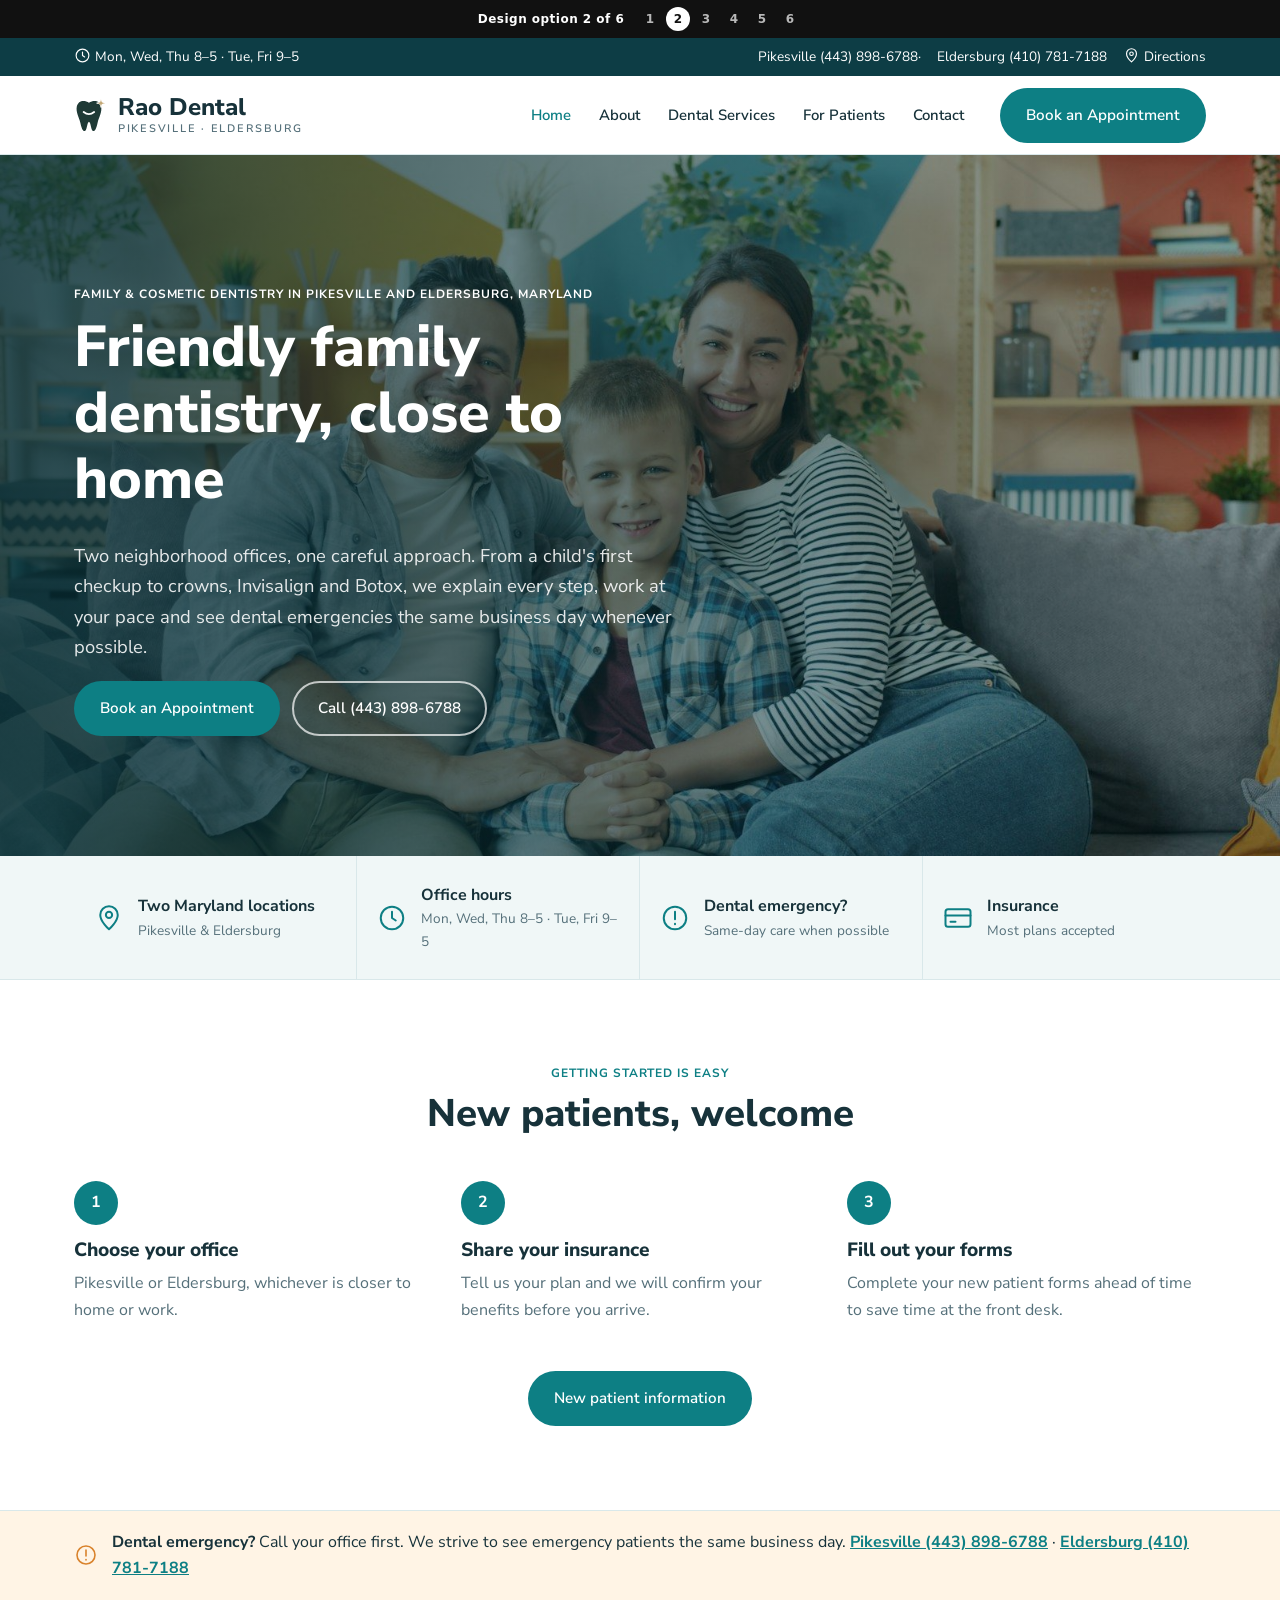
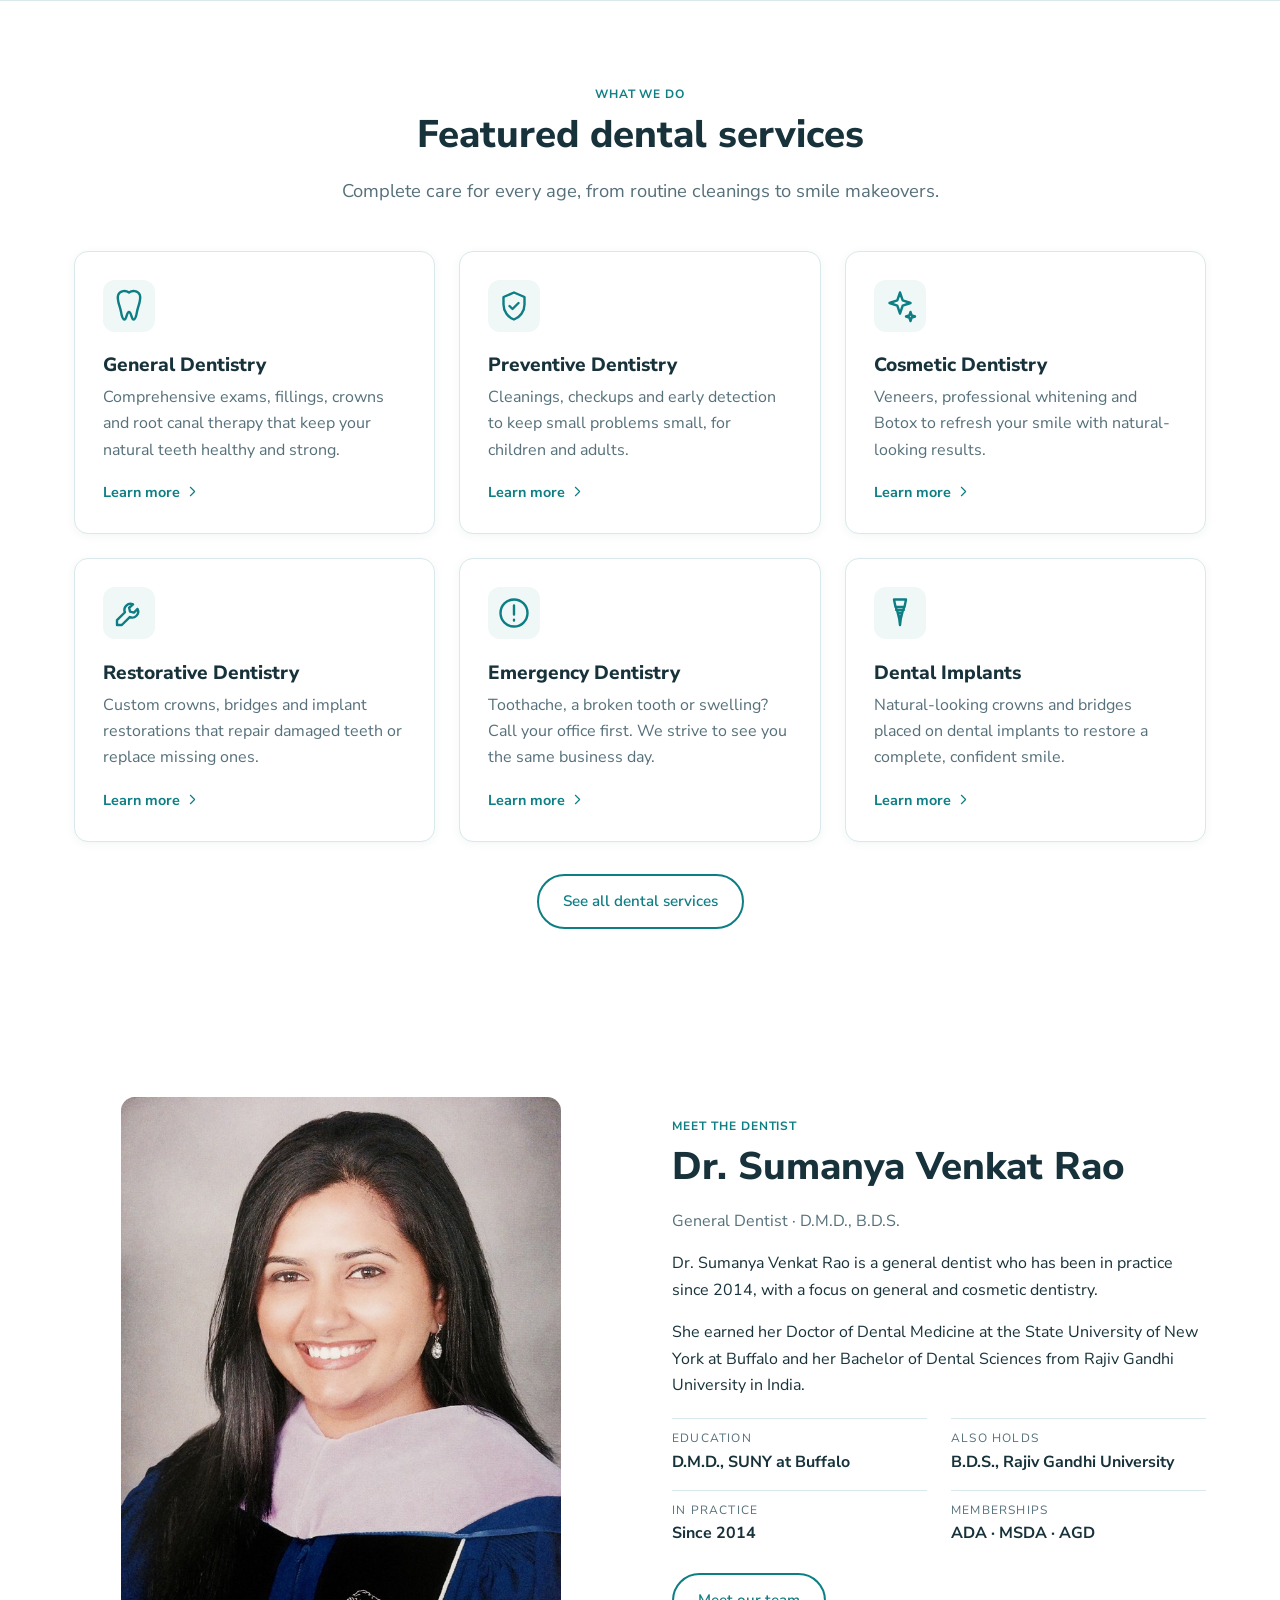
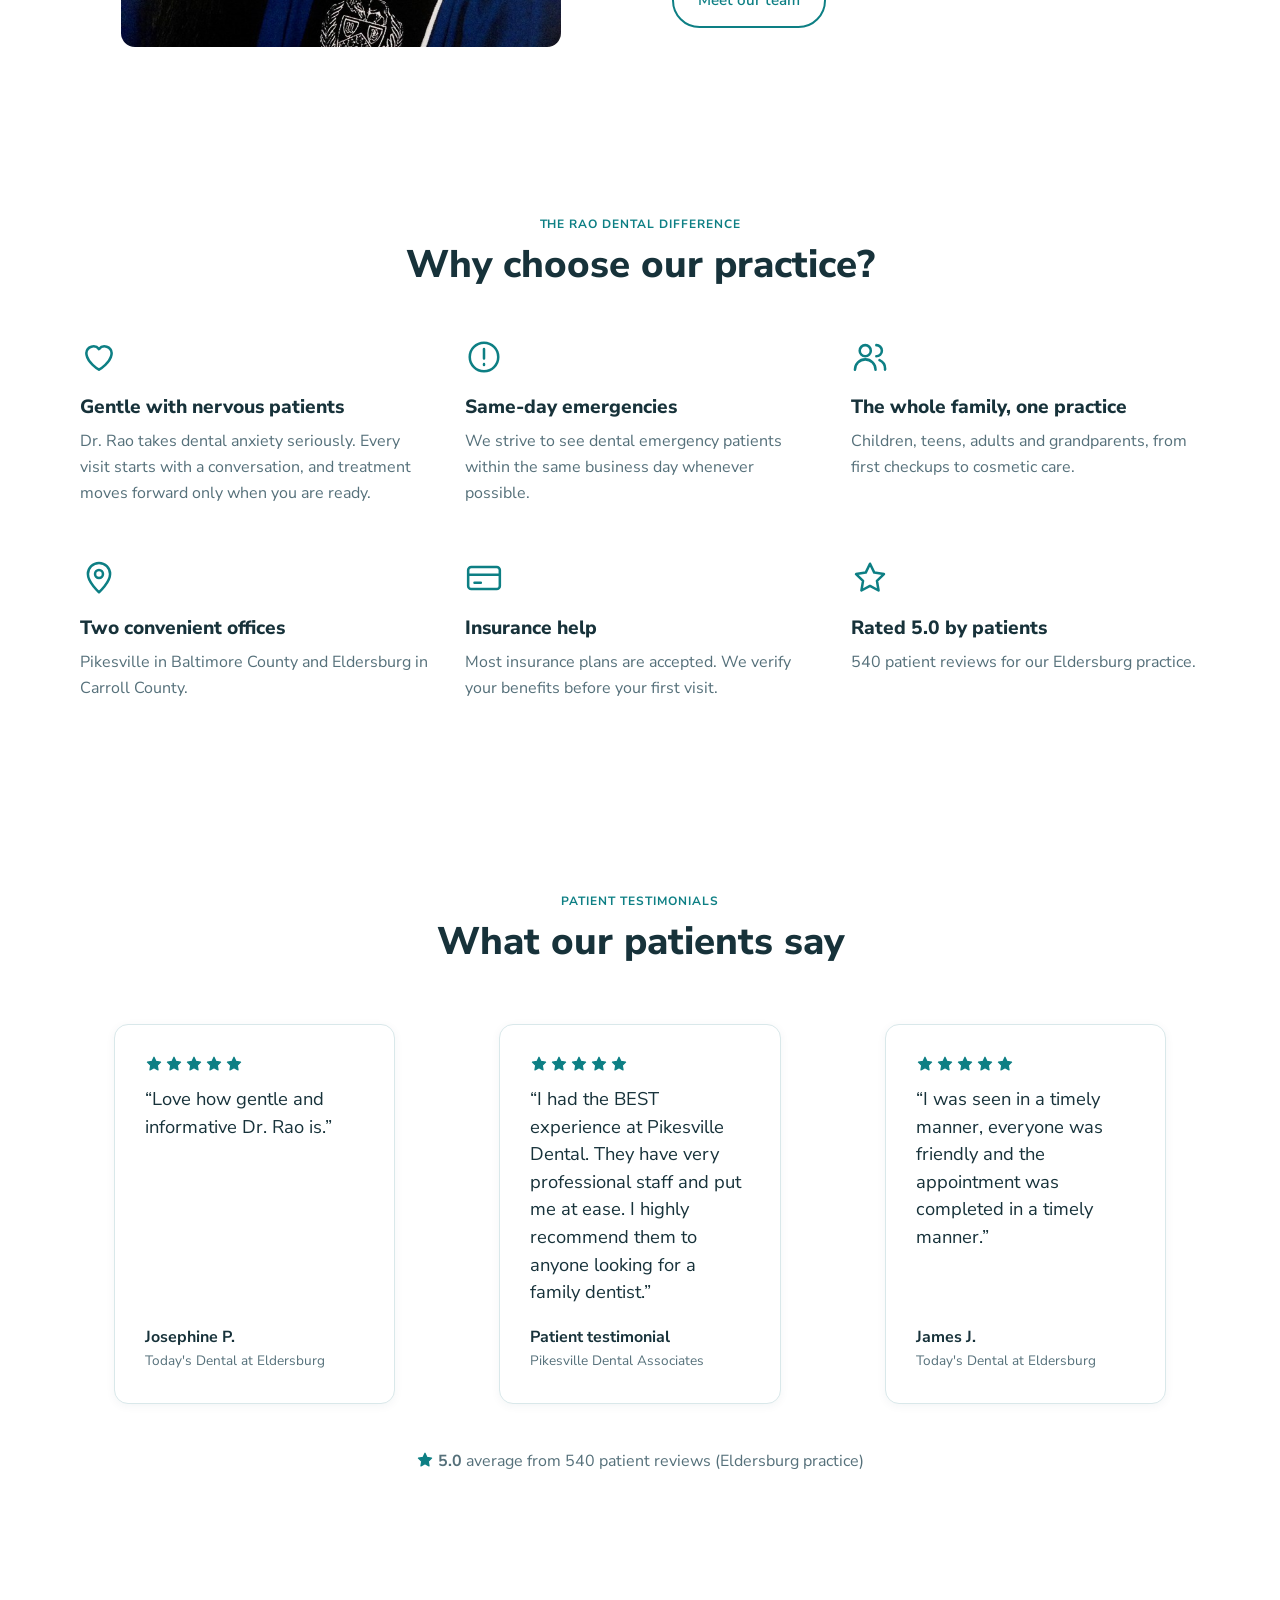
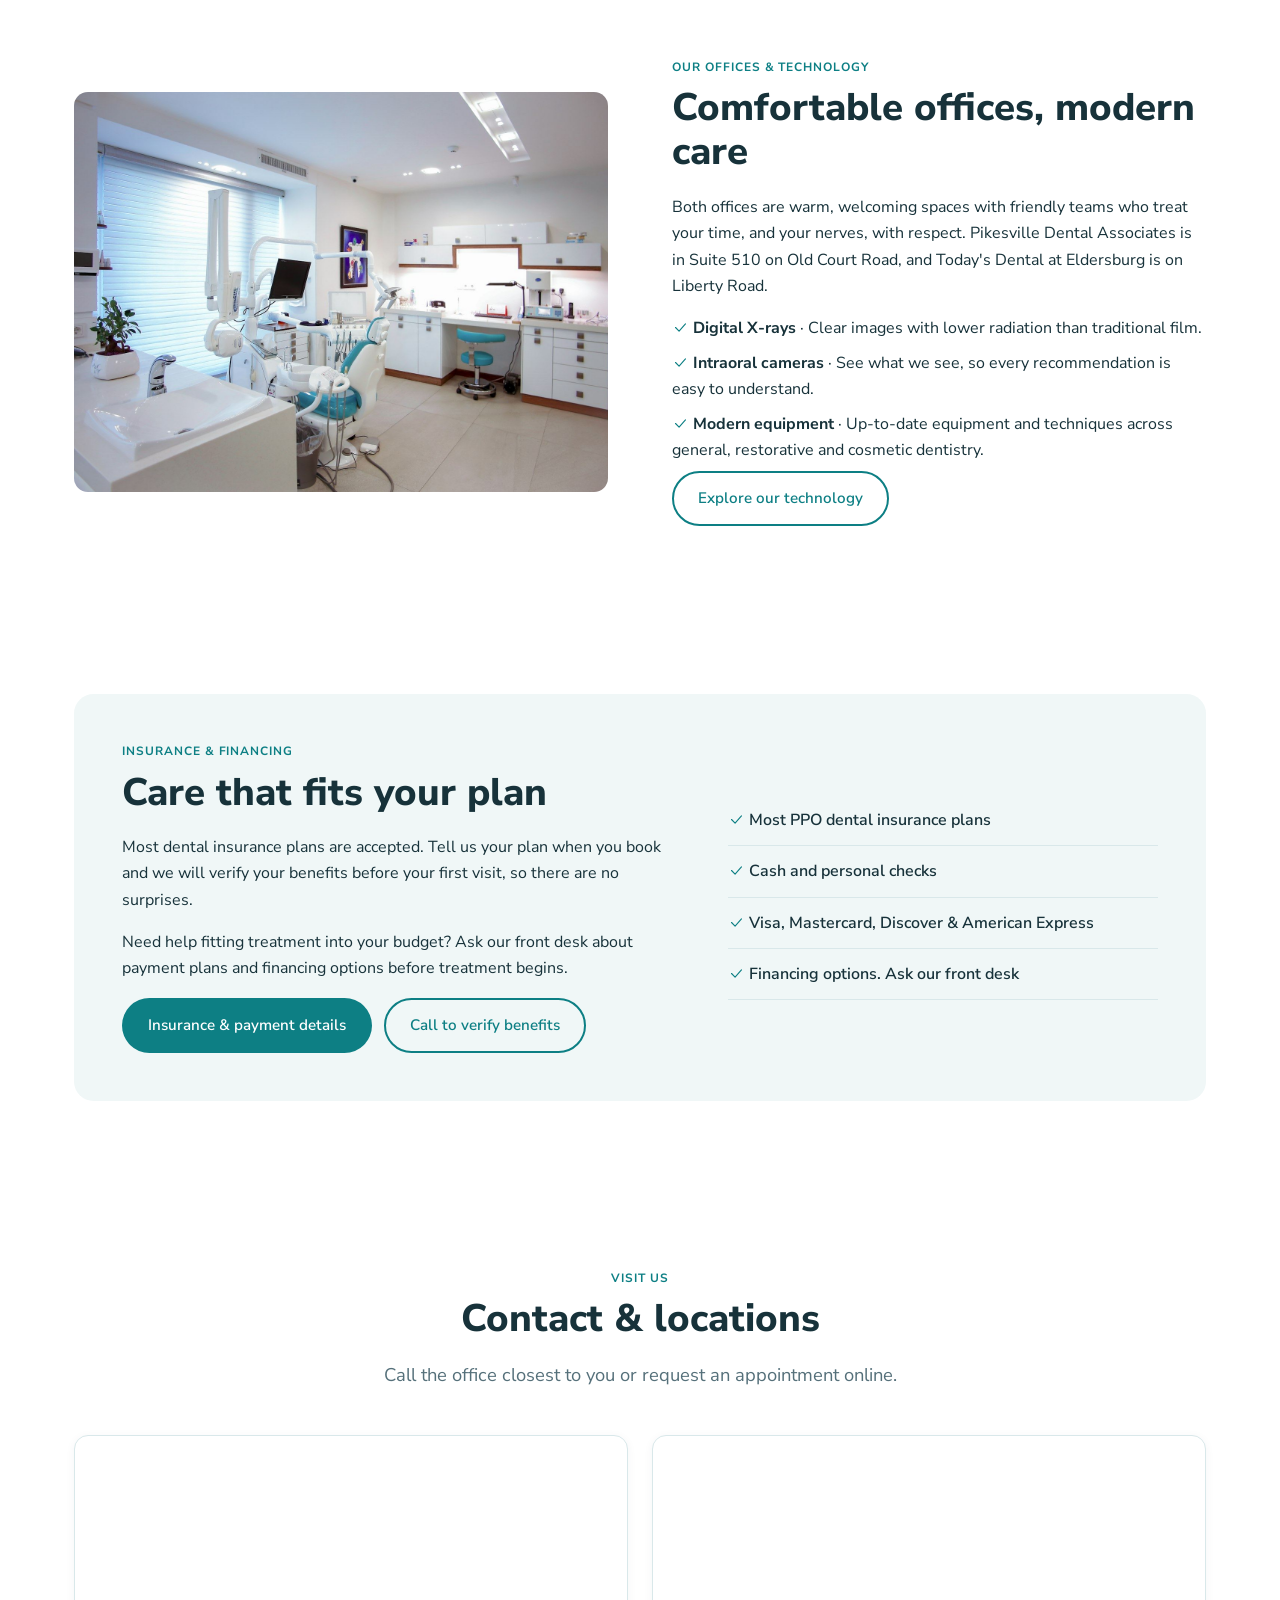
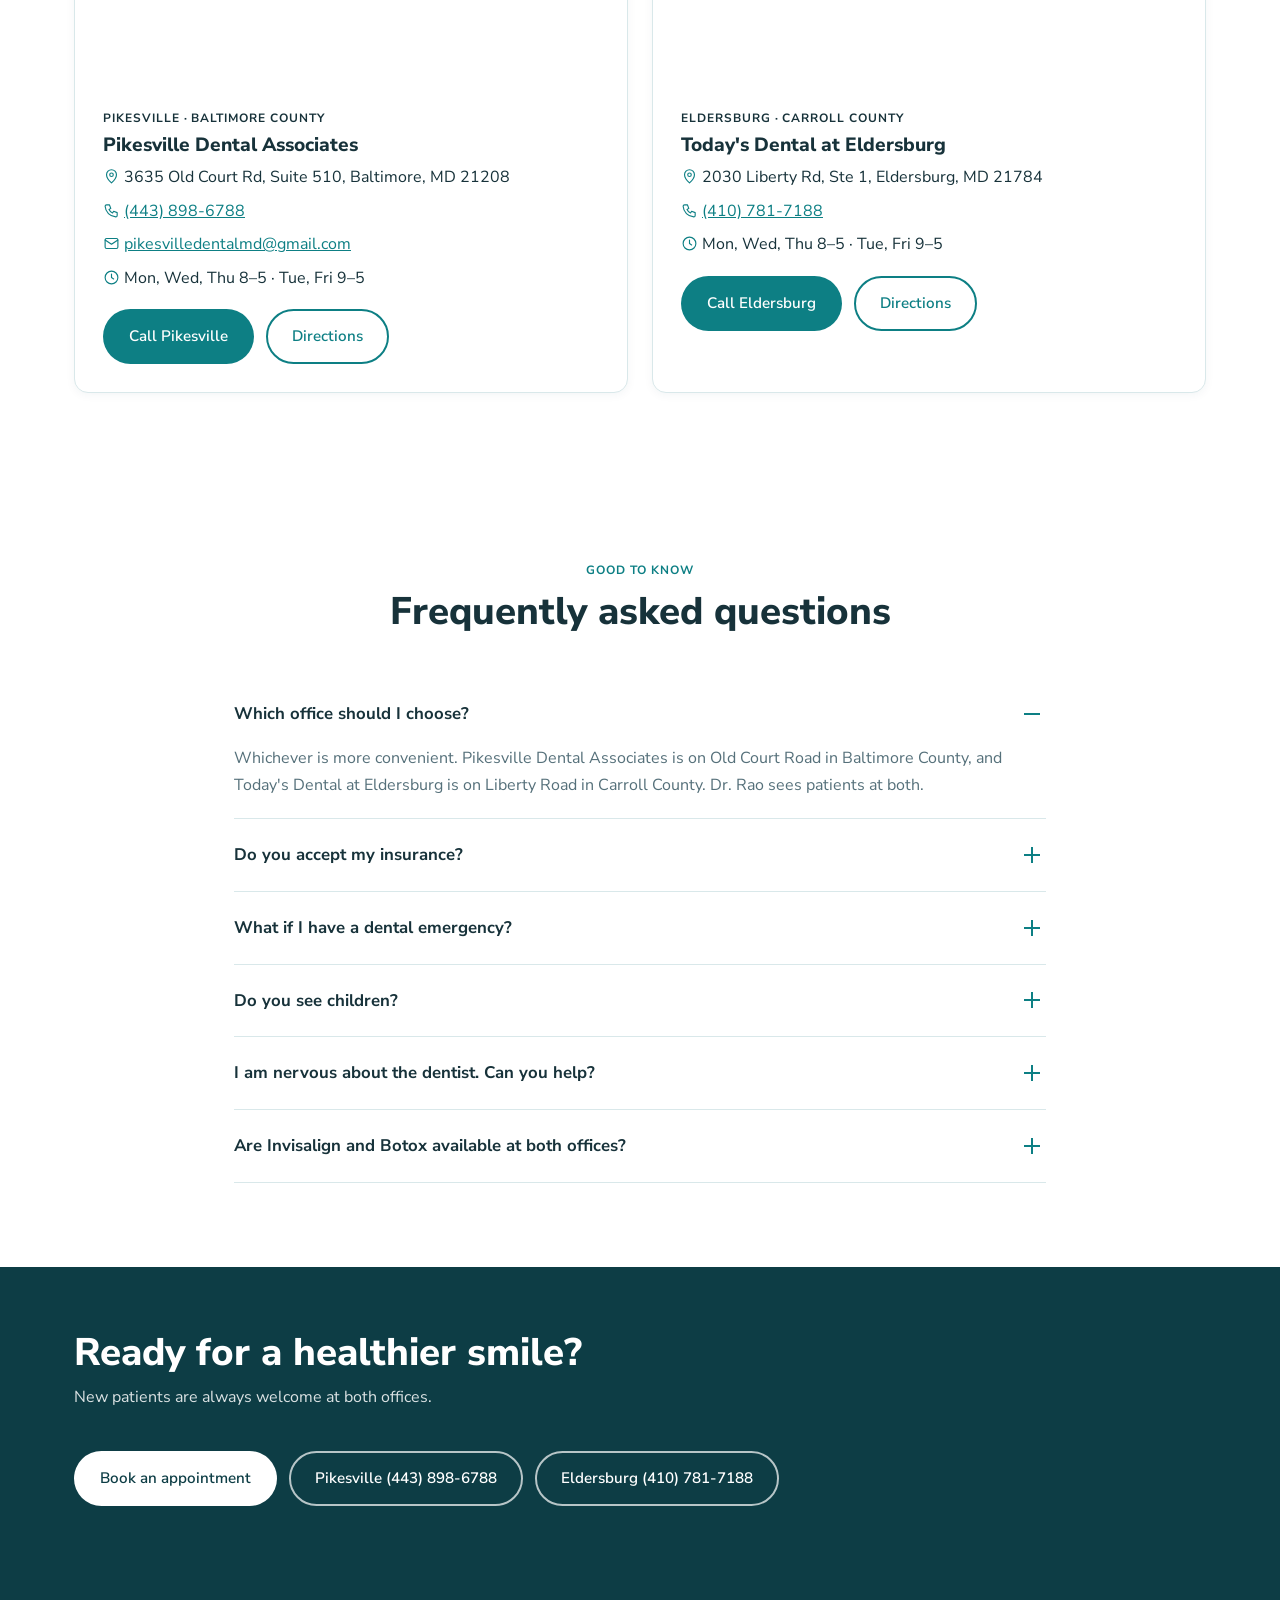
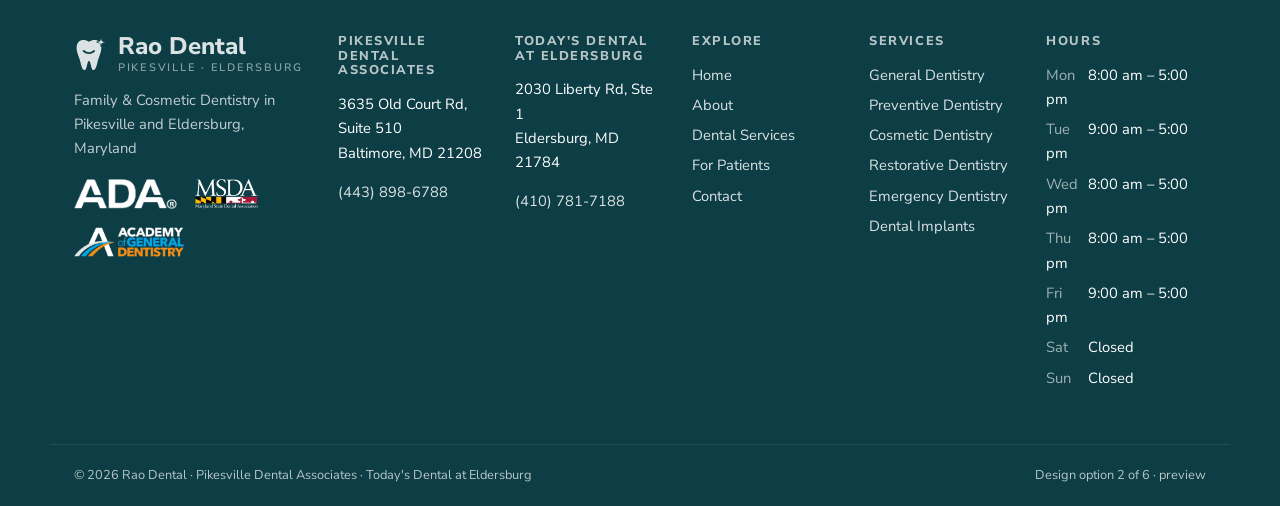
<file: index.html>
<!doctype html><html lang="en"><head><meta charset="utf-8"><meta name="viewport" content="width=device-width,initial-scale=1">
<title>Family &amp; Cosmetic Dentistry | Rao Dental</title><meta name="description" content="Family &amp; Cosmetic Dentistry in Pikesville and Eldersburg, Maryland"><meta name="robots" content="noindex">
<link rel="icon" href="img/rao-favicon.svg"><link rel="preconnect" href="https://fonts.googleapis.com"><link rel="preconnect" href="https://fonts.gstatic.com" crossorigin>
<link href="https://fonts.googleapis.com/css2?family=Nunito+Sans:wght@400;600;700;800&display=swap" rel="stylesheet"><link rel="stylesheet" href="css/site.css"></head>
<body class="style-2"><div class="switcher"><span>Design option 2 of 6</span><span class="sw-links"><a href="https://dundysm.github.io/style-1/index.html">1</a><a href="https://dundysm.github.io/style-2/index.html" aria-current="true">2</a><a href="https://dundysm.github.io/style-3/index.html">3</a><a href="https://dundysm.github.io/style-4/index.html">4</a><a href="https://dundysm.github.io/style-5/index.html">5</a><a href="https://dundysm.github.io/style-6/index.html">6</a></span></div><a class="skip" href="#main">Skip to content</a><div class="util"><div class="wrap"><span><svg class="ic sm" viewBox="0 0 24 24" fill="none" stroke="currentColor" stroke-width="1.6" stroke-linecap="round" stroke-linejoin="round" aria-hidden="true"><circle cx="12" cy="12" r="9"/><path d="M12 7v5l3 2"/></svg> Mon, Wed, Thu 8–5 · Tue, Fri 9–5</span><span class="util-r"><a href="tel:+14438986788">Pikesville (443) 898-6788</a> · <a href="tel:+14107817188">Eldersburg (410) 781-7188</a><a href="contact.html#location"><svg class="ic sm" viewBox="0 0 24 24" fill="none" stroke="currentColor" stroke-width="1.6" stroke-linecap="round" stroke-linejoin="round" aria-hidden="true"><path d="M12 21s-7-6.2-7-11.5a7 7 0 0 1 14 0C19 14.8 12 21 12 21z"/><circle cx="12" cy="9.5" r="2.5"/></svg> Directions</a></span></div></div><header class="site-header"><div class="wrap hdr"><a class="logo" href="index.html"><img src="img/rao-logo-mark.svg" alt="" class="logo-mark"><span>Rao Dental<small>Pikesville · Eldersburg</small></span></a><input type="checkbox" id="nav-t" class="nav-t" aria-label="Menu"><label for="nav-t" class="burger"><svg class="ic" viewBox="0 0 24 24" fill="none" stroke="currentColor" stroke-width="1.6" stroke-linecap="round" stroke-linejoin="round" aria-hidden="true"><path d="M4 7h16M4 12h16M4 17h16"/></svg></label><nav aria-label="Main"><ul class="nav"><li><a href="index.html" aria-current="page">Home</a></li><li class="has-sub"><a href="about.html">About</a><ul class="sub"><li><a href="about.html#practice">About Our Practice</a></li><li><a href="about.html#team">Meet Our Dentist &amp; Team</a></li><li><a href="about.html#office">Our Office</a></li><li><a href="about.html#technology">Dental Technology</a></li><li><a href="about.html#philosophy">Our Philosophy</a></li></ul></li><li class="has-sub"><a href="services.html">Dental Services</a><ul class="sub"><li><a href="services.html#general">General Dentistry</a></li><li><a href="services.html#preventive">Preventive Dentistry</a></li><li><a href="services.html#cosmetic">Cosmetic Dentistry</a></li><li><a href="services.html#restorative">Restorative Dentistry</a></li><li><a href="services.html#emergency">Emergency Dentistry</a></li><li><a href="services.html#implants">Dental Implants</a></li><li><a href="services.html#periodontal">Periodontal Care</a></li><li><a href="services.html#orthodontics">Orthodontics</a></li><li><a href="services.html#sedation">Sedation Dentistry</a></li></ul></li><li class="has-sub"><a href="patients.html">For Patients</a><ul class="sub"><li><a href="patients.html#new-patients">New Patient Information</a></li><li><a href="patients.html#first-visit">Your First Visit</a></li><li><a href="patients.html#forms">Patient Forms</a></li><li><a href="patients.html#insurance">Insurance &amp; Financing</a></li><li><a href="patients.html#payment">Payment Options</a></li><li><a href="patients.html#faq">Patient FAQs</a></li><li><a href="patients.html#post-op">Post-Operative Instructions</a></li></ul></li><li class="has-sub"><a href="contact.html">Contact</a><ul class="sub"><li><a href="contact.html#info">Contact Information</a></li><li><a href="contact.html#hours">Office Hours</a></li><li><a href="contact.html#location">Location &amp; Directions</a></li><li><a href="contact.html#appointment">Request an Appointment</a></li></ul></li></ul></nav><div class="hdr-cta"><a class="btn btn-primary" href="contact.html#appointment">Book an Appointment</a></div></div></header><main id="main"><section class="hero hero-photo left" style="background-image:url(img/family-couch.jpg)"><div class="wrap"><div class="hero-box"><p class="eyebrow">Family &amp; Cosmetic Dentistry in Pikesville and Eldersburg, Maryland</p><h1>Friendly family dentistry, close to home</h1><p class="lead">Two neighborhood offices, one careful approach. From a child&#x27;s first checkup to crowns, Invisalign and Botox, we explain every step, work at your pace and see dental emergencies the same business day whenever possible.</p><div class="btn-row"><a class="btn btn-primary" href="contact.html#appointment">Book an Appointment</a><a class="btn btn-outline-light" href="tel:+14438986788">Call (443) 898-6788</a></div></div></div></section><section class="quick"><div class="wrap grid g4"><a class="q" href="contact.html#location"><svg class="ic" viewBox="0 0 24 24" fill="none" stroke="currentColor" stroke-width="1.6" stroke-linecap="round" stroke-linejoin="round" aria-hidden="true"><path d="M12 21s-7-6.2-7-11.5a7 7 0 0 1 14 0C19 14.8 12 21 12 21z"/><circle cx="12" cy="9.5" r="2.5"/></svg><span><strong>Two Maryland locations</strong><small>Pikesville &amp; Eldersburg</small></span></a><a class="q" href="contact.html#hours"><svg class="ic" viewBox="0 0 24 24" fill="none" stroke="currentColor" stroke-width="1.6" stroke-linecap="round" stroke-linejoin="round" aria-hidden="true"><circle cx="12" cy="12" r="9"/><path d="M12 7v5l3 2"/></svg><span><strong>Office hours</strong><small>Mon, Wed, Thu 8–5 · Tue, Fri 9–5</small></span></a><a class="q" href="services.html#emergency"><svg class="ic" viewBox="0 0 24 24" fill="none" stroke="currentColor" stroke-width="1.6" stroke-linecap="round" stroke-linejoin="round" aria-hidden="true"><circle cx="12" cy="12" r="9"/><path d="M12 7v6M12 16.5v.5"/></svg><span><strong>Dental emergency?</strong><small>Same-day care when possible</small></span></a><a class="q" href="patients.html#insurance"><svg class="ic" viewBox="0 0 24 24" fill="none" stroke="currentColor" stroke-width="1.6" stroke-linecap="round" stroke-linejoin="round" aria-hidden="true"><rect x="2" y="5" width="20" height="14" rx="2"/><path d="M2 10h20M6 15h4"/></svg><span><strong>Insurance</strong><small>Most plans accepted</small></span></a></div></section><section class="sec np-sec" id="new-patients"><div class="wrap"><header class="sec-head center"><p class="eyebrow">Getting started is easy</p><h2>New patients, welcome</h2></header><ol class="steps"><li><span class="step">1</span><h3>Choose your office</h3><p>Pikesville or Eldersburg, whichever is closer to home or work.</p></li><li><span class="step">2</span><h3>Share your insurance</h3><p>Tell us your plan and we will confirm your benefits before you arrive.</p></li><li><span class="step">3</span><h3>Fill out your forms</h3><p>Complete your new patient forms ahead of time to save time at the front desk.</p></li></ol><div class="center mt"><a class="btn btn-primary" href="patients.html#new-patients">New patient information</a></div></div></section><section class="notice"><div class="wrap"><svg class="ic" viewBox="0 0 24 24" fill="none" stroke="currentColor" stroke-width="1.6" stroke-linecap="round" stroke-linejoin="round" aria-hidden="true"><circle cx="12" cy="12" r="9"/><path d="M12 7v6M12 16.5v.5"/></svg><p><strong>Dental emergency?</strong> Call your office first. We strive to see emergency patients the same business day. <a href="tel:+14438986788">Pikesville (443) 898-6788</a> · <a href="tel:+14107817188">Eldersburg (410) 781-7188</a></p></div></section><section class="sec svc-sec" id="services"><div class="wrap"><header class="sec-head center"><p class="eyebrow">What we do</p><h2>Featured dental services</h2><p class="lead">Complete care for every age, from routine cleanings to smile makeovers.</p></header><div class="grid g3 svc-grid"><a class="card svc" href="services.html#general"><div class="card-body"><svg class="ic svc-ic" viewBox="0 0 24 24" fill="none" stroke="currentColor" stroke-width="1.6" stroke-linecap="round" stroke-linejoin="round" aria-hidden="true"><path d="M12 3c-2-1.4-6-1.6-7.2 1.6C3.6 8 6 12 6.6 15.5c.5 3 1 5.5 2.3 5.5 1.6 0 1.4-5 3.1-5s1.5 5 3.1 5c1.3 0 1.8-2.5 2.3-5.5C18 12 20.4 8 19.2 4.6 18 1.4 14 1.6 12 3z"/></svg><h3>General Dentistry</h3><p>Comprehensive exams, fillings, crowns and root canal therapy that keep your natural teeth healthy and strong.</p><span class="more">Learn more <svg class="ic sm" viewBox="0 0 24 24" fill="none" stroke="currentColor" stroke-width="1.6" stroke-linecap="round" stroke-linejoin="round" aria-hidden="true"><path d="M9 6l6 6-6 6"/></svg></span></div></a><a class="card svc" href="services.html#preventive"><div class="card-body"><svg class="ic svc-ic" viewBox="0 0 24 24" fill="none" stroke="currentColor" stroke-width="1.6" stroke-linecap="round" stroke-linejoin="round" aria-hidden="true"><path d="M12 3l7 3v5c0 4.5-3 8.5-7 10-4-1.5-7-5.5-7-10V6l7-3z"/><path d="M9 12l2 2 4-4"/></svg><h3>Preventive Dentistry</h3><p>Cleanings, checkups and early detection to keep small problems small, for children and adults.</p><span class="more">Learn more <svg class="ic sm" viewBox="0 0 24 24" fill="none" stroke="currentColor" stroke-width="1.6" stroke-linecap="round" stroke-linejoin="round" aria-hidden="true"><path d="M9 6l6 6-6 6"/></svg></span></div></a><a class="card svc" href="services.html#cosmetic"><div class="card-body"><svg class="ic svc-ic" viewBox="0 0 24 24" fill="none" stroke="currentColor" stroke-width="1.6" stroke-linecap="round" stroke-linejoin="round" aria-hidden="true"><path d="M12 3l1.8 5.2L19 10l-5.2 1.8L12 17l-1.8-5.2L5 10l5.2-1.8L12 3z"/><path d="M19 16l.8 2.2L22 19l-2.2.8L19 22l-.8-2.2L16 19l2.2-.8z"/></svg><h3>Cosmetic Dentistry</h3><p>Veneers, professional whitening and Botox to refresh your smile with natural-looking results.</p><span class="more">Learn more <svg class="ic sm" viewBox="0 0 24 24" fill="none" stroke="currentColor" stroke-width="1.6" stroke-linecap="round" stroke-linejoin="round" aria-hidden="true"><path d="M9 6l6 6-6 6"/></svg></span></div></a><a class="card svc" href="services.html#restorative"><div class="card-body"><svg class="ic svc-ic" viewBox="0 0 24 24" fill="none" stroke="currentColor" stroke-width="1.6" stroke-linecap="round" stroke-linejoin="round" aria-hidden="true"><path d="M14.7 6.3a4 4 0 0 0-5.4 5.2L4 16.8V20h3.2l5.3-5.3a4 4 0 0 0 5.2-5.4l-2.4 2.4-2.6-.6-.6-2.6 2.6-2.2z"/></svg><h3>Restorative Dentistry</h3><p>Custom crowns, bridges and implant restorations that repair damaged teeth or replace missing ones.</p><span class="more">Learn more <svg class="ic sm" viewBox="0 0 24 24" fill="none" stroke="currentColor" stroke-width="1.6" stroke-linecap="round" stroke-linejoin="round" aria-hidden="true"><path d="M9 6l6 6-6 6"/></svg></span></div></a><a class="card svc" href="services.html#emergency"><div class="card-body"><svg class="ic svc-ic" viewBox="0 0 24 24" fill="none" stroke="currentColor" stroke-width="1.6" stroke-linecap="round" stroke-linejoin="round" aria-hidden="true"><circle cx="12" cy="12" r="9"/><path d="M12 7v6M12 16.5v.5"/></svg><h3>Emergency Dentistry</h3><p>Toothache, a broken tooth or swelling? Call your office first. We strive to see you the same business day.</p><span class="more">Learn more <svg class="ic sm" viewBox="0 0 24 24" fill="none" stroke="currentColor" stroke-width="1.6" stroke-linecap="round" stroke-linejoin="round" aria-hidden="true"><path d="M9 6l6 6-6 6"/></svg></span></div></a><a class="card svc" href="services.html#implants"><div class="card-body"><svg class="ic svc-ic" viewBox="0 0 24 24" fill="none" stroke="currentColor" stroke-width="1.6" stroke-linecap="round" stroke-linejoin="round" aria-hidden="true"><path d="M8 3h8l-1 5H9L8 3z"/><path d="M9.5 8v2h5V8M10 10l.5 2h3l.5-2M10.5 12l.5 2h2l.5-2M11 14l.5 2h1l.5-2M11.5 16l.5 4 .5-4"/></svg><h3>Dental Implants</h3><p>Natural-looking crowns and bridges placed on dental implants to restore a complete, confident smile.</p><span class="more">Learn more <svg class="ic sm" viewBox="0 0 24 24" fill="none" stroke="currentColor" stroke-width="1.6" stroke-linecap="round" stroke-linejoin="round" aria-hidden="true"><path d="M9 6l6 6-6 6"/></svg></span></div></a></div><div class="center mt"><a class="btn btn-ghost" href="services.html">See all dental services</a></div></div></section><section class="sec doc-sec" id="dentist"><div class="wrap"><div class="split"><div class="split-media portrait"><img src="img/dr-rao-portrait.jpg" alt="Dr. Sumanya Venkat Rao" loading="lazy"></div><div class="split-text"><p class="eyebrow">Meet the dentist</p><h2>Dr. Sumanya Venkat Rao</h2><p class="muted">General Dentist · D.M.D., B.D.S.</p><p>Dr. Sumanya Venkat Rao is a general dentist who has been in practice since 2014, with a focus on general and cosmetic dentistry.</p><p>She earned her Doctor of Dental Medicine at the State University of New York at Buffalo and her Bachelor of Dental Sciences from Rajiv Gandhi University in India.</p><ul class="facts"><li><span>Education</span><strong>D.M.D., SUNY at Buffalo</strong></li><li><span>Also holds</span><strong>B.D.S., Rajiv Gandhi University</strong></li><li><span>In practice</span><strong>Since 2014</strong></li><li><span>Memberships</span><strong>ADA · MSDA · AGD</strong></li></ul><a class="btn btn-ghost" href="about.html#team">Meet our team</a></div></div></div></section><section class="sec why-sec" id="why"><div class="wrap"><header class="sec-head center"><p class="eyebrow">The Rao Dental difference</p><h2>Why choose our practice?</h2></header><div class="grid g3 why"><div class="why-item"><svg class="ic why-ic" viewBox="0 0 24 24" fill="none" stroke="currentColor" stroke-width="1.6" stroke-linecap="round" stroke-linejoin="round" aria-hidden="true"><path d="M12 20s-8-4.7-8-10.5A4.5 4.5 0 0 1 12 7a4.5 4.5 0 0 1 8 2.5C20 15.3 12 20 12 20z"/></svg><h3>Gentle with nervous patients</h3><p>Dr. Rao takes dental anxiety seriously. Every visit starts with a conversation, and treatment moves forward only when you are ready.</p></div><div class="why-item"><svg class="ic why-ic" viewBox="0 0 24 24" fill="none" stroke="currentColor" stroke-width="1.6" stroke-linecap="round" stroke-linejoin="round" aria-hidden="true"><circle cx="12" cy="12" r="9"/><path d="M12 7v6M12 16.5v.5"/></svg><h3>Same-day emergencies</h3><p>We strive to see dental emergency patients within the same business day whenever possible.</p></div><div class="why-item"><svg class="ic why-ic" viewBox="0 0 24 24" fill="none" stroke="currentColor" stroke-width="1.6" stroke-linecap="round" stroke-linejoin="round" aria-hidden="true"><circle cx="9" cy="8" r="3.5"/><path d="M2.5 20a6.5 6.5 0 0 1 13 0M16 4.5a3.5 3.5 0 0 1 0 7M18 14a6 6 0 0 1 3.5 6"/></svg><h3>The whole family, one practice</h3><p>Children, teens, adults and grandparents, from first checkups to cosmetic care.</p></div><div class="why-item"><svg class="ic why-ic" viewBox="0 0 24 24" fill="none" stroke="currentColor" stroke-width="1.6" stroke-linecap="round" stroke-linejoin="round" aria-hidden="true"><path d="M12 21s-7-6.2-7-11.5a7 7 0 0 1 14 0C19 14.8 12 21 12 21z"/><circle cx="12" cy="9.5" r="2.5"/></svg><h3>Two convenient offices</h3><p>Pikesville in Baltimore County and Eldersburg in Carroll County.</p></div><div class="why-item"><svg class="ic why-ic" viewBox="0 0 24 24" fill="none" stroke="currentColor" stroke-width="1.6" stroke-linecap="round" stroke-linejoin="round" aria-hidden="true"><rect x="2" y="5" width="20" height="14" rx="2"/><path d="M2 10h20M6 15h4"/></svg><h3>Insurance help</h3><p>Most insurance plans are accepted. We verify your benefits before your first visit.</p></div><div class="why-item"><svg class="ic why-ic" viewBox="0 0 24 24" fill="none" stroke="currentColor" stroke-width="1.6" stroke-linecap="round" stroke-linejoin="round" aria-hidden="true"><path d="M12 3l2.7 5.6 6.1.9-4.4 4.3 1 6.1L12 17l-5.4 2.9 1-6.1L3.2 9.5l6.1-.9L12 3z"/></svg><h3>Rated 5.0 by patients</h3><p>540 patient reviews for our Eldersburg practice.</p></div></div></div></section><section class="sec rev-sec" id="reviews"><div class="wrap"><header class="sec-head center"><p class="eyebrow">Patient testimonials</p><h2>What our patients say</h2></header><div class="grid g3 tst"><figure class="card quote"><span class="stars"><svg class="ic st" viewBox="0 0 24 24" fill="none" stroke="currentColor" stroke-width="1.6" stroke-linecap="round" stroke-linejoin="round" aria-hidden="true"><path d="M12 3l2.7 5.6 6.1.9-4.4 4.3 1 6.1L12 17l-5.4 2.9 1-6.1L3.2 9.5l6.1-.9L12 3z"/></svg><svg class="ic st" viewBox="0 0 24 24" fill="none" stroke="currentColor" stroke-width="1.6" stroke-linecap="round" stroke-linejoin="round" aria-hidden="true"><path d="M12 3l2.7 5.6 6.1.9-4.4 4.3 1 6.1L12 17l-5.4 2.9 1-6.1L3.2 9.5l6.1-.9L12 3z"/></svg><svg class="ic st" viewBox="0 0 24 24" fill="none" stroke="currentColor" stroke-width="1.6" stroke-linecap="round" stroke-linejoin="round" aria-hidden="true"><path d="M12 3l2.7 5.6 6.1.9-4.4 4.3 1 6.1L12 17l-5.4 2.9 1-6.1L3.2 9.5l6.1-.9L12 3z"/></svg><svg class="ic st" viewBox="0 0 24 24" fill="none" stroke="currentColor" stroke-width="1.6" stroke-linecap="round" stroke-linejoin="round" aria-hidden="true"><path d="M12 3l2.7 5.6 6.1.9-4.4 4.3 1 6.1L12 17l-5.4 2.9 1-6.1L3.2 9.5l6.1-.9L12 3z"/></svg><svg class="ic st" viewBox="0 0 24 24" fill="none" stroke="currentColor" stroke-width="1.6" stroke-linecap="round" stroke-linejoin="round" aria-hidden="true"><path d="M12 3l2.7 5.6 6.1.9-4.4 4.3 1 6.1L12 17l-5.4 2.9 1-6.1L3.2 9.5l6.1-.9L12 3z"/></svg></span><blockquote>“Love how gentle and informative Dr. Rao is.”</blockquote><figcaption><strong>Josephine P.</strong><span>Today&#x27;s Dental at Eldersburg</span></figcaption></figure><figure class="card quote"><span class="stars"><svg class="ic st" viewBox="0 0 24 24" fill="none" stroke="currentColor" stroke-width="1.6" stroke-linecap="round" stroke-linejoin="round" aria-hidden="true"><path d="M12 3l2.7 5.6 6.1.9-4.4 4.3 1 6.1L12 17l-5.4 2.9 1-6.1L3.2 9.5l6.1-.9L12 3z"/></svg><svg class="ic st" viewBox="0 0 24 24" fill="none" stroke="currentColor" stroke-width="1.6" stroke-linecap="round" stroke-linejoin="round" aria-hidden="true"><path d="M12 3l2.7 5.6 6.1.9-4.4 4.3 1 6.1L12 17l-5.4 2.9 1-6.1L3.2 9.5l6.1-.9L12 3z"/></svg><svg class="ic st" viewBox="0 0 24 24" fill="none" stroke="currentColor" stroke-width="1.6" stroke-linecap="round" stroke-linejoin="round" aria-hidden="true"><path d="M12 3l2.7 5.6 6.1.9-4.4 4.3 1 6.1L12 17l-5.4 2.9 1-6.1L3.2 9.5l6.1-.9L12 3z"/></svg><svg class="ic st" viewBox="0 0 24 24" fill="none" stroke="currentColor" stroke-width="1.6" stroke-linecap="round" stroke-linejoin="round" aria-hidden="true"><path d="M12 3l2.7 5.6 6.1.9-4.4 4.3 1 6.1L12 17l-5.4 2.9 1-6.1L3.2 9.5l6.1-.9L12 3z"/></svg><svg class="ic st" viewBox="0 0 24 24" fill="none" stroke="currentColor" stroke-width="1.6" stroke-linecap="round" stroke-linejoin="round" aria-hidden="true"><path d="M12 3l2.7 5.6 6.1.9-4.4 4.3 1 6.1L12 17l-5.4 2.9 1-6.1L3.2 9.5l6.1-.9L12 3z"/></svg></span><blockquote>“I had the BEST experience at Pikesville Dental. They have very professional staff and put me at ease. I highly recommend them to anyone looking for a family dentist.”</blockquote><figcaption><strong>Patient testimonial</strong><span>Pikesville Dental Associates</span></figcaption></figure><figure class="card quote"><span class="stars"><svg class="ic st" viewBox="0 0 24 24" fill="none" stroke="currentColor" stroke-width="1.6" stroke-linecap="round" stroke-linejoin="round" aria-hidden="true"><path d="M12 3l2.7 5.6 6.1.9-4.4 4.3 1 6.1L12 17l-5.4 2.9 1-6.1L3.2 9.5l6.1-.9L12 3z"/></svg><svg class="ic st" viewBox="0 0 24 24" fill="none" stroke="currentColor" stroke-width="1.6" stroke-linecap="round" stroke-linejoin="round" aria-hidden="true"><path d="M12 3l2.7 5.6 6.1.9-4.4 4.3 1 6.1L12 17l-5.4 2.9 1-6.1L3.2 9.5l6.1-.9L12 3z"/></svg><svg class="ic st" viewBox="0 0 24 24" fill="none" stroke="currentColor" stroke-width="1.6" stroke-linecap="round" stroke-linejoin="round" aria-hidden="true"><path d="M12 3l2.7 5.6 6.1.9-4.4 4.3 1 6.1L12 17l-5.4 2.9 1-6.1L3.2 9.5l6.1-.9L12 3z"/></svg><svg class="ic st" viewBox="0 0 24 24" fill="none" stroke="currentColor" stroke-width="1.6" stroke-linecap="round" stroke-linejoin="round" aria-hidden="true"><path d="M12 3l2.7 5.6 6.1.9-4.4 4.3 1 6.1L12 17l-5.4 2.9 1-6.1L3.2 9.5l6.1-.9L12 3z"/></svg><svg class="ic st" viewBox="0 0 24 24" fill="none" stroke="currentColor" stroke-width="1.6" stroke-linecap="round" stroke-linejoin="round" aria-hidden="true"><path d="M12 3l2.7 5.6 6.1.9-4.4 4.3 1 6.1L12 17l-5.4 2.9 1-6.1L3.2 9.5l6.1-.9L12 3z"/></svg></span><blockquote>“I was seen in a timely manner, everyone was friendly and the appointment was completed in a timely manner.”</blockquote><figcaption><strong>James J.</strong><span>Today&#x27;s Dental at Eldersburg</span></figcaption></figure></div><p class="rating-note"><svg class="ic st" viewBox="0 0 24 24" fill="none" stroke="currentColor" stroke-width="1.6" stroke-linecap="round" stroke-linejoin="round" aria-hidden="true"><path d="M12 3l2.7 5.6 6.1.9-4.4 4.3 1 6.1L12 17l-5.4 2.9 1-6.1L3.2 9.5l6.1-.9L12 3z"/></svg> <strong>5.0</strong> average from 540 patient reviews (Eldersburg practice)</p></div></section><section class="sec office-sec" id="office"><div class="wrap"><div class="split"><div class="split-media"><img src="img/office-bright.jpg" alt="Dental treatment room" loading="lazy"></div><div class="split-text"><p class="eyebrow">Our offices &amp; technology</p><h2>Comfortable offices, modern care</h2><p>Both offices are warm, welcoming spaces with friendly teams who treat your time, and your nerves, with respect. Pikesville Dental Associates is in Suite 510 on Old Court Road, and Today&#x27;s Dental at Eldersburg is on Liberty Road.</p><p class="tick"><svg class="ic sm" viewBox="0 0 24 24" fill="none" stroke="currentColor" stroke-width="1.6" stroke-linecap="round" stroke-linejoin="round" aria-hidden="true"><path d="M5 12l5 5 9-10"/></svg> <strong>Digital X-rays</strong> · Clear images with lower radiation than traditional film.</p><p class="tick"><svg class="ic sm" viewBox="0 0 24 24" fill="none" stroke="currentColor" stroke-width="1.6" stroke-linecap="round" stroke-linejoin="round" aria-hidden="true"><path d="M5 12l5 5 9-10"/></svg> <strong>Intraoral cameras</strong> · See what we see, so every recommendation is easy to understand.</p><p class="tick"><svg class="ic sm" viewBox="0 0 24 24" fill="none" stroke="currentColor" stroke-width="1.6" stroke-linecap="round" stroke-linejoin="round" aria-hidden="true"><path d="M5 12l5 5 9-10"/></svg> <strong>Modern equipment</strong> · Up-to-date equipment and techniques across general, restorative and cosmetic dentistry.</p><a class="btn btn-ghost" href="about.html#technology">Explore our technology</a></div></div></div></section><section class="sec ins-sec" id="insurance"><div class="wrap"><div class="ins"><div class="ins-text"><p class="eyebrow">Insurance &amp; financing</p><h2>Care that fits your plan</h2><p>Most dental insurance plans are accepted. Tell us your plan when you book and we will verify your benefits before your first visit, so there are no surprises.</p><p>Need help fitting treatment into your budget? Ask our front desk about payment plans and financing options before treatment begins.</p><div class="btn-row"><a class="btn btn-primary" href="patients.html#insurance">Insurance &amp; payment details</a><a class="btn btn-ghost" href="tel:+14438986788">Call to verify benefits</a></div></div><ul class="ins-list"><li><svg class="ic sm" viewBox="0 0 24 24" fill="none" stroke="currentColor" stroke-width="1.6" stroke-linecap="round" stroke-linejoin="round" aria-hidden="true"><path d="M5 12l5 5 9-10"/></svg> Most PPO dental insurance plans</li><li><svg class="ic sm" viewBox="0 0 24 24" fill="none" stroke="currentColor" stroke-width="1.6" stroke-linecap="round" stroke-linejoin="round" aria-hidden="true"><path d="M5 12l5 5 9-10"/></svg> Cash and personal checks</li><li><svg class="ic sm" viewBox="0 0 24 24" fill="none" stroke="currentColor" stroke-width="1.6" stroke-linecap="round" stroke-linejoin="round" aria-hidden="true"><path d="M5 12l5 5 9-10"/></svg> Visa, Mastercard, Discover &amp; American Express</li><li><svg class="ic sm" viewBox="0 0 24 24" fill="none" stroke="currentColor" stroke-width="1.6" stroke-linecap="round" stroke-linejoin="round" aria-hidden="true"><path d="M5 12l5 5 9-10"/></svg> Financing options. Ask our front desk</li></ul></div></div></section><section class="sec contact-sec" id="contact"><div class="wrap"><header class="sec-head center"><p class="eyebrow">Visit us</p><h2>Contact &amp; locations</h2><p class="lead">Call the office closest to you or request an appointment online.</p></header><div class="grid g2 offices"><div class="card office"><iframe class="map" title="Map to Pikesville Dental Associates" src="https://maps.google.com/maps?q=3635+Old+Court+Rd%2C+Suite+510%2C+Baltimore%2C+MD+21208&output=embed" loading="lazy"></iframe><div class="card-body"><p class="eyebrow">Pikesville · Baltimore County</p><h3>Pikesville Dental Associates</h3><p><svg class="ic sm" viewBox="0 0 24 24" fill="none" stroke="currentColor" stroke-width="1.6" stroke-linecap="round" stroke-linejoin="round" aria-hidden="true"><path d="M12 21s-7-6.2-7-11.5a7 7 0 0 1 14 0C19 14.8 12 21 12 21z"/><circle cx="12" cy="9.5" r="2.5"/></svg> 3635 Old Court Rd, Suite 510, Baltimore, MD 21208</p><p><svg class="ic sm" viewBox="0 0 24 24" fill="none" stroke="currentColor" stroke-width="1.6" stroke-linecap="round" stroke-linejoin="round" aria-hidden="true"><path d="M5 4h4l2 5-2.5 1.5a11 11 0 0 0 5 5L15 13l5 2v4a2 2 0 0 1-2 2A16 16 0 0 1 3 6a2 2 0 0 1 2-2z"/></svg> <a href="tel:+14438986788">(443) 898-6788</a></p><p><svg class="ic sm" viewBox="0 0 24 24" fill="none" stroke="currentColor" stroke-width="1.6" stroke-linecap="round" stroke-linejoin="round" aria-hidden="true"><rect x="3" y="5" width="18" height="14" rx="2"/><path d="M3 7l9 6 9-6"/></svg> <a href="mailto:pikesvilledentalmd@gmail.com">pikesvilledentalmd@gmail.com</a></p><p><svg class="ic sm" viewBox="0 0 24 24" fill="none" stroke="currentColor" stroke-width="1.6" stroke-linecap="round" stroke-linejoin="round" aria-hidden="true"><circle cx="12" cy="12" r="9"/><path d="M12 7v5l3 2"/></svg> Mon, Wed, Thu 8–5 · Tue, Fri 9–5</p><div class="btn-row"><a class="btn btn-primary" href="tel:+14438986788">Call Pikesville</a><a class="btn btn-ghost" href="https://www.google.com/maps/dir/?api=1&destination=3635+Old+Court+Rd%2C+Suite+510%2C+Baltimore%2C+MD+21208">Directions</a></div></div></div><div class="card office"><iframe class="map" title="Map to Today&#x27;s Dental at Eldersburg" src="https://maps.google.com/maps?q=2030+Liberty+Rd%2C+Ste+1%2C+Eldersburg%2C+MD+21784&output=embed" loading="lazy"></iframe><div class="card-body"><p class="eyebrow">Eldersburg · Carroll County</p><h3>Today&#x27;s Dental at Eldersburg</h3><p><svg class="ic sm" viewBox="0 0 24 24" fill="none" stroke="currentColor" stroke-width="1.6" stroke-linecap="round" stroke-linejoin="round" aria-hidden="true"><path d="M12 21s-7-6.2-7-11.5a7 7 0 0 1 14 0C19 14.8 12 21 12 21z"/><circle cx="12" cy="9.5" r="2.5"/></svg> 2030 Liberty Rd, Ste 1, Eldersburg, MD 21784</p><p><svg class="ic sm" viewBox="0 0 24 24" fill="none" stroke="currentColor" stroke-width="1.6" stroke-linecap="round" stroke-linejoin="round" aria-hidden="true"><path d="M5 4h4l2 5-2.5 1.5a11 11 0 0 0 5 5L15 13l5 2v4a2 2 0 0 1-2 2A16 16 0 0 1 3 6a2 2 0 0 1 2-2z"/></svg> <a href="tel:+14107817188">(410) 781-7188</a></p><p><svg class="ic sm" viewBox="0 0 24 24" fill="none" stroke="currentColor" stroke-width="1.6" stroke-linecap="round" stroke-linejoin="round" aria-hidden="true"><circle cx="12" cy="12" r="9"/><path d="M12 7v5l3 2"/></svg> Mon, Wed, Thu 8–5 · Tue, Fri 9–5</p><div class="btn-row"><a class="btn btn-primary" href="tel:+14107817188">Call Eldersburg</a><a class="btn btn-ghost" href="https://www.google.com/maps/dir/?api=1&destination=2030+Liberty+Rd%2C+Ste+1%2C+Eldersburg%2C+MD+21784">Directions</a></div></div></div></div></div></section><section class="sec faq-sec narrow" id="faq"><div class="wrap"><header class="sec-head center"><p class="eyebrow">Good to know</p><h2>Frequently asked questions</h2></header><div class="faq"><details open><summary>Which office should I choose?<span class="plus" aria-hidden="true"></span></summary><p>Whichever is more convenient. Pikesville Dental Associates is on Old Court Road in Baltimore County, and Today&#x27;s Dental at Eldersburg is on Liberty Road in Carroll County. Dr. Rao sees patients at both.</p></details><details><summary>Do you accept my insurance?<span class="plus" aria-hidden="true"></span></summary><p>Most dental insurance plans are accepted. Tell us your plan when you book and we will verify your coverage before you come in.</p></details><details><summary>What if I have a dental emergency?<span class="plus" aria-hidden="true"></span></summary><p>Call your office right away. We strive to see emergency patients within the same business day whenever possible.</p></details><details><summary>Do you see children?<span class="plus" aria-hidden="true"></span></summary><p>Yes. We care for children, teens and adults, and we keep first visits friendly and relaxed.</p></details><details><summary>I am nervous about the dentist. Can you help?<span class="plus" aria-hidden="true"></span></summary><p>Absolutely. Dr. Rao is experienced with anxious patients. We explain each step, you set the pace, and we pause whenever you ask.</p></details><details><summary>Are Invisalign and Botox available at both offices?<span class="plus" aria-hidden="true"></span></summary><p>Please call the office you plan to visit and our team will confirm availability and schedule a consultation.</p></details></div></div></section><section class="cta-band"><div class="wrap"><div><h2>Ready for a healthier smile?</h2><p>New patients are always welcome at both offices.</p></div><div class="btn-row"><a class="btn btn-light" href="contact.html#appointment">Book an appointment</a><a class="btn btn-outline-light" href="tel:+14438986788">Pikesville (443) 898-6788</a><a class="btn btn-outline-light" href="tel:+14107817188">Eldersburg (410) 781-7188</a></div></div></section></main><footer class="site-footer"><div class="wrap fgrid"><div class="fbrand"><a class="logo" href="index.html"><img src="img/rao-logo-mark.svg" alt="" class="logo-mark"><span>Rao Dental<small>Pikesville · Eldersburg</small></span></a><p>Family &amp; Cosmetic Dentistry in Pikesville and Eldersburg, Maryland</p><div class="badges"><img src="img/assoc-ada-white.png" alt="ADA member" loading="lazy"><img src="img/assoc-msda-white.png" alt="MSDA member" loading="lazy"><img src="img/assoc-agd-white.png" alt="AGD member" loading="lazy"></div></div><div><h4>Pikesville Dental Associates</h4><p>3635 Old Court Rd, Suite 510<br>Baltimore, MD 21208</p><p><a href="tel:+14438986788">(443) 898-6788</a></p></div><div><h4>Today&#x27;s Dental at Eldersburg</h4><p>2030 Liberty Rd, Ste 1<br>Eldersburg, MD 21784</p><p><a href="tel:+14107817188">(410) 781-7188</a></p></div><div><h4>Explore</h4><ul><li><a href="index.html">Home</a></li><li><a href="about.html">About</a></li><li><a href="services.html">Dental Services</a></li><li><a href="patients.html">For Patients</a></li><li><a href="contact.html">Contact</a></li></ul></div><div><h4>Services</h4><ul><li><a href="services.html#general">General Dentistry</a></li><li><a href="services.html#preventive">Preventive Dentistry</a></li><li><a href="services.html#cosmetic">Cosmetic Dentistry</a></li><li><a href="services.html#restorative">Restorative Dentistry</a></li><li><a href="services.html#emergency">Emergency Dentistry</a></li><li><a href="services.html#implants">Dental Implants</a></li></ul></div><div><h4>Hours</h4><ul class="fh"><li><span>Mon</span> 8:00 am – 5:00 pm</li><li><span>Tue</span> 9:00 am – 5:00 pm</li><li><span>Wed</span> 8:00 am – 5:00 pm</li><li><span>Thu</span> 8:00 am – 5:00 pm</li><li><span>Fri</span> 9:00 am – 5:00 pm</li><li><span>Sat</span> Closed</li><li><span>Sun</span> Closed</li></ul></div></div><div class="wrap fbot"><span>© 2026 Rao Dental · Pikesville Dental Associates · Today's Dental at Eldersburg</span><span>Design option 2 of 6 · preview</span></div></footer><div class="sticky-bar"><a href="tel:+14438986788"><svg class="ic sm" viewBox="0 0 24 24" fill="none" stroke="currentColor" stroke-width="1.6" stroke-linecap="round" stroke-linejoin="round" aria-hidden="true"><path d="M5 4h4l2 5-2.5 1.5a11 11 0 0 0 5 5L15 13l5 2v4a2 2 0 0 1-2 2A16 16 0 0 1 3 6a2 2 0 0 1 2-2z"/></svg> Call</a><a class="primary" href="contact.html#appointment"><svg class="ic sm" viewBox="0 0 24 24" fill="none" stroke="currentColor" stroke-width="1.6" stroke-linecap="round" stroke-linejoin="round" aria-hidden="true"><rect x="3" y="5" width="18" height="16" rx="2"/><path d="M3 10h18M8 3v4M16 3v4"/></svg> Book</a></div></body></html>
</file>
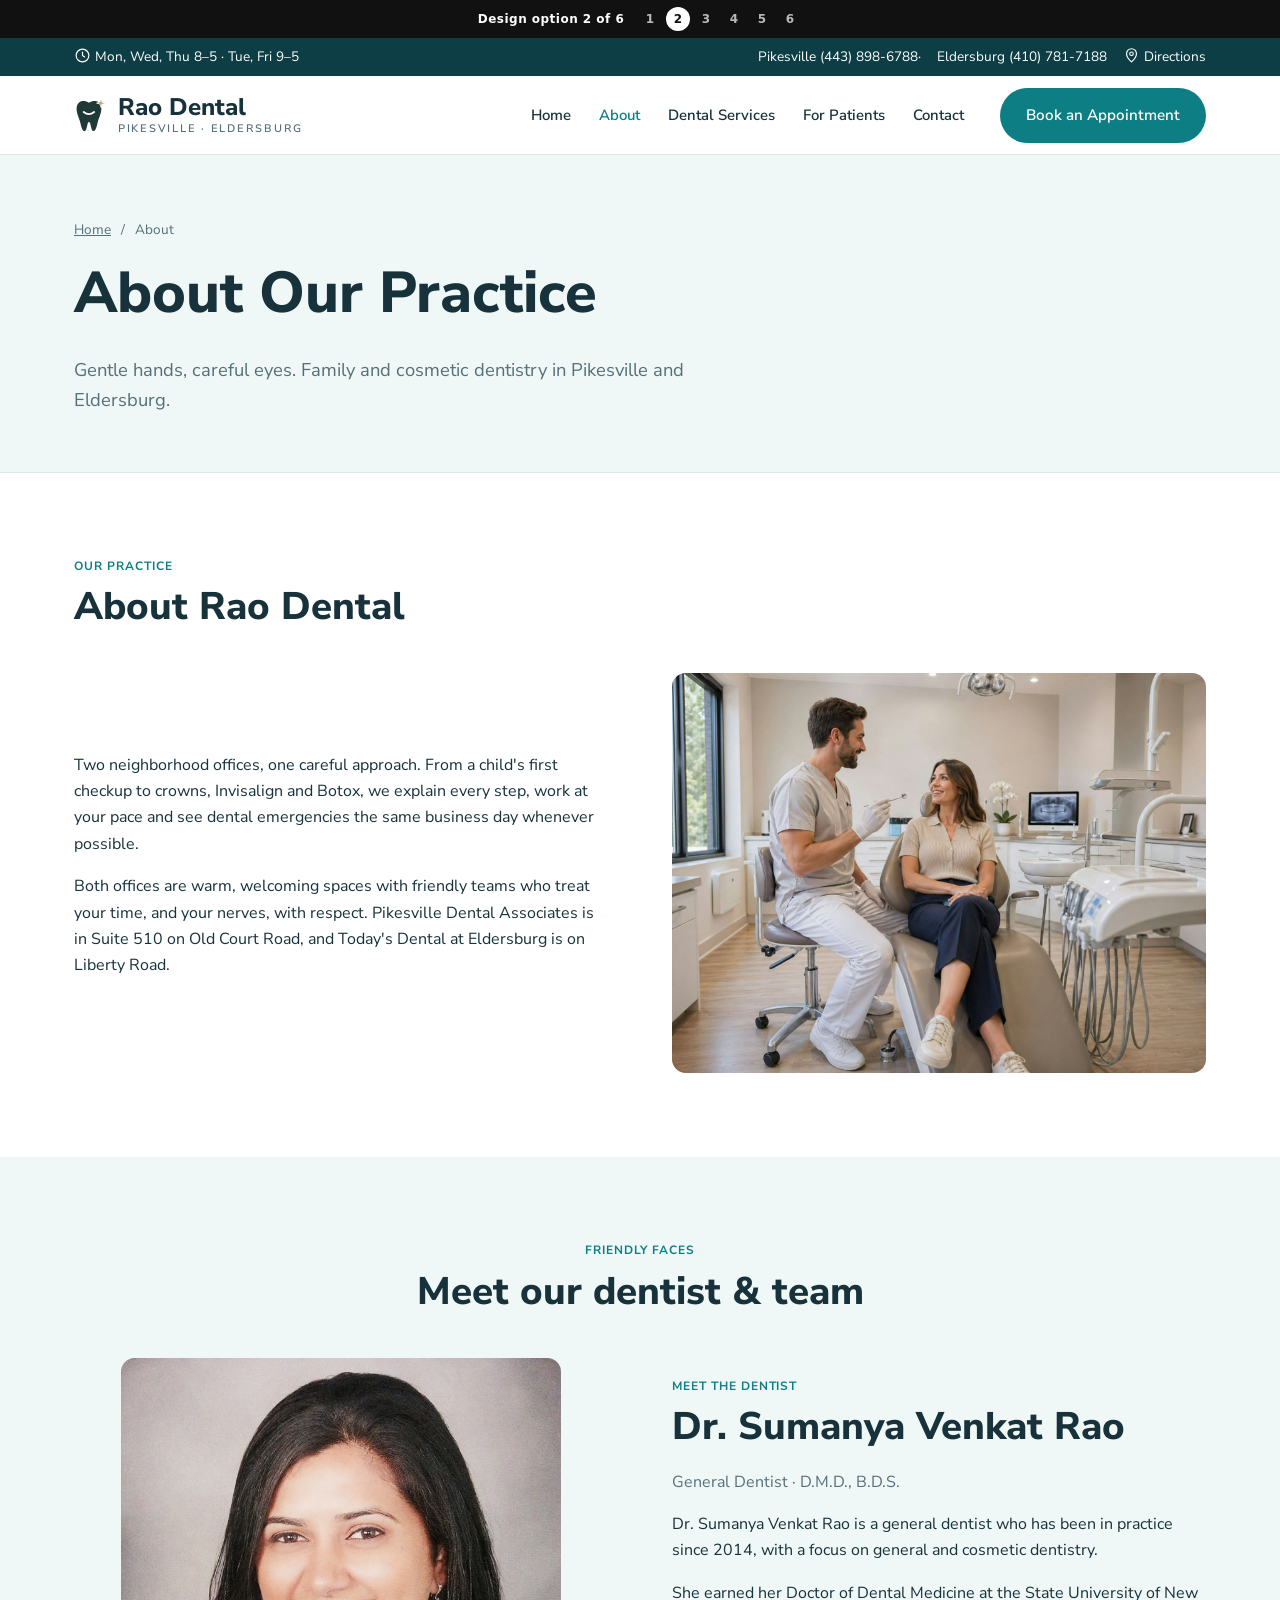
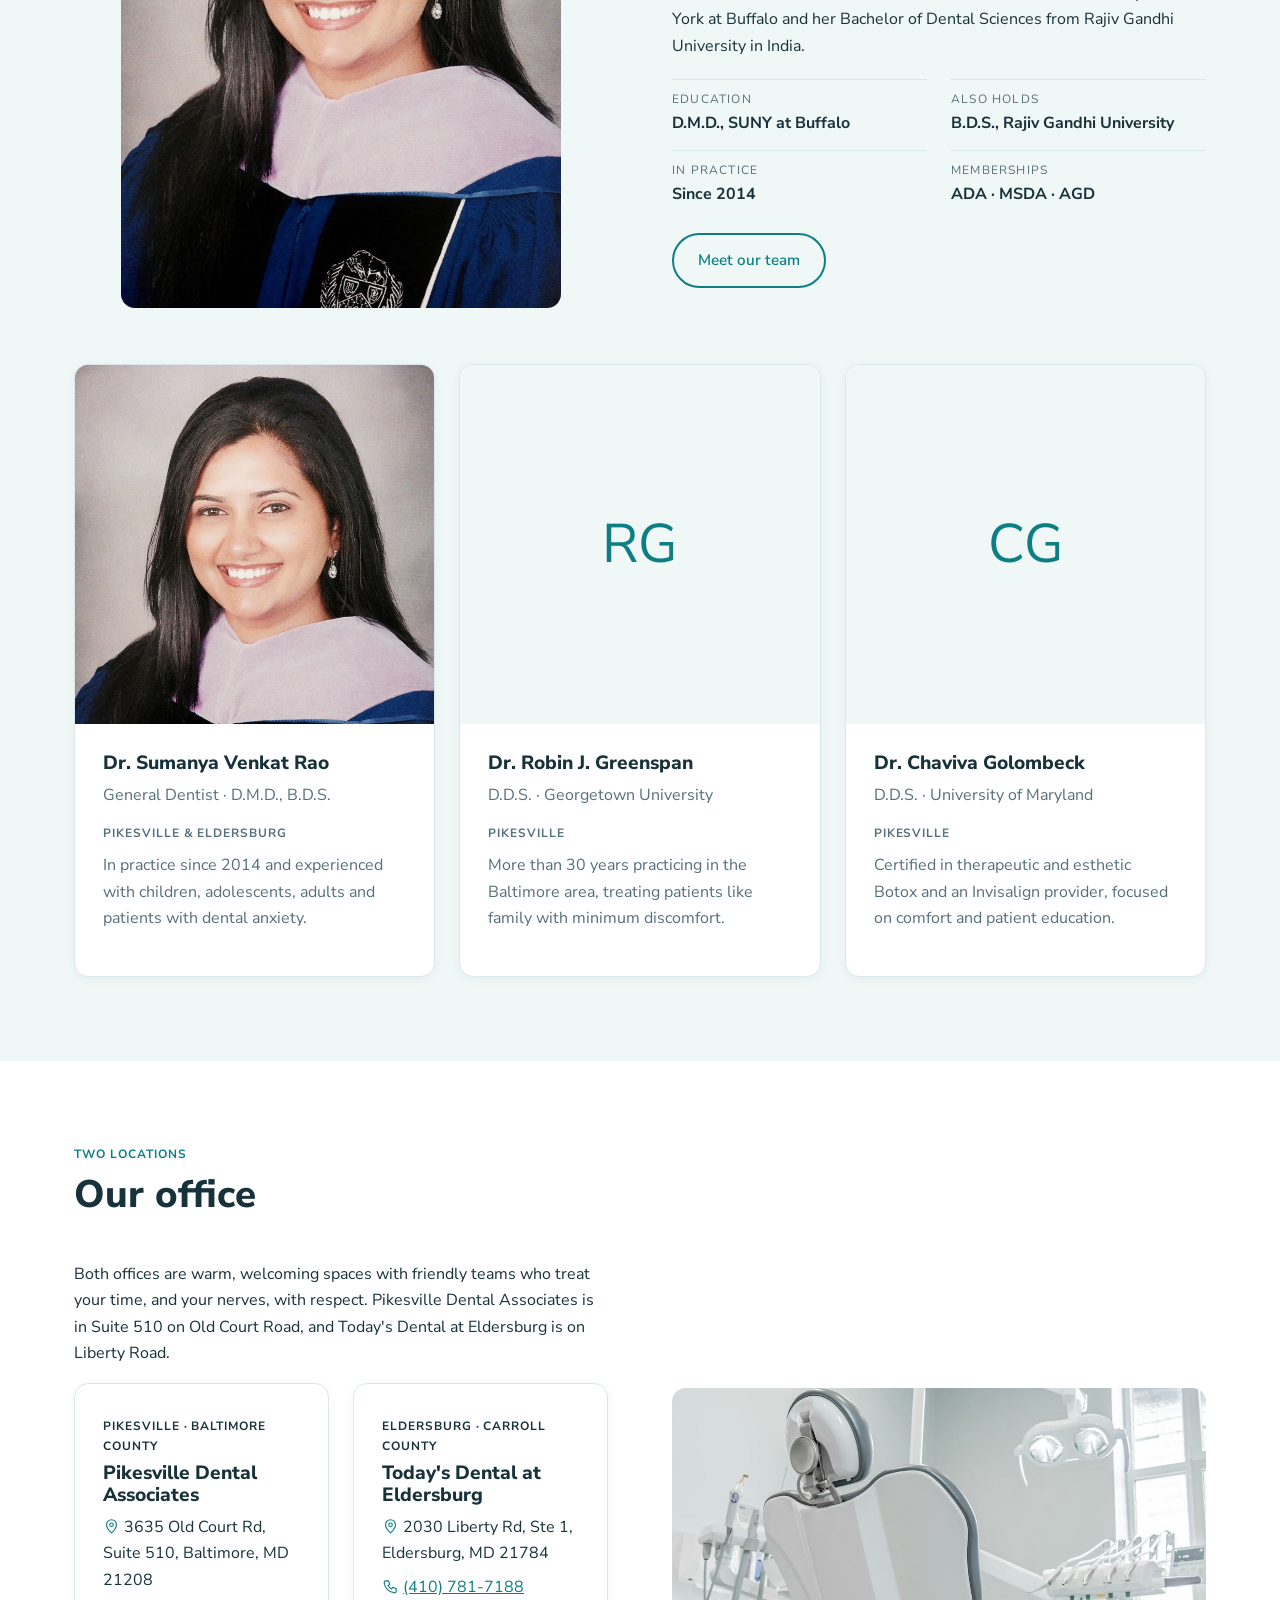
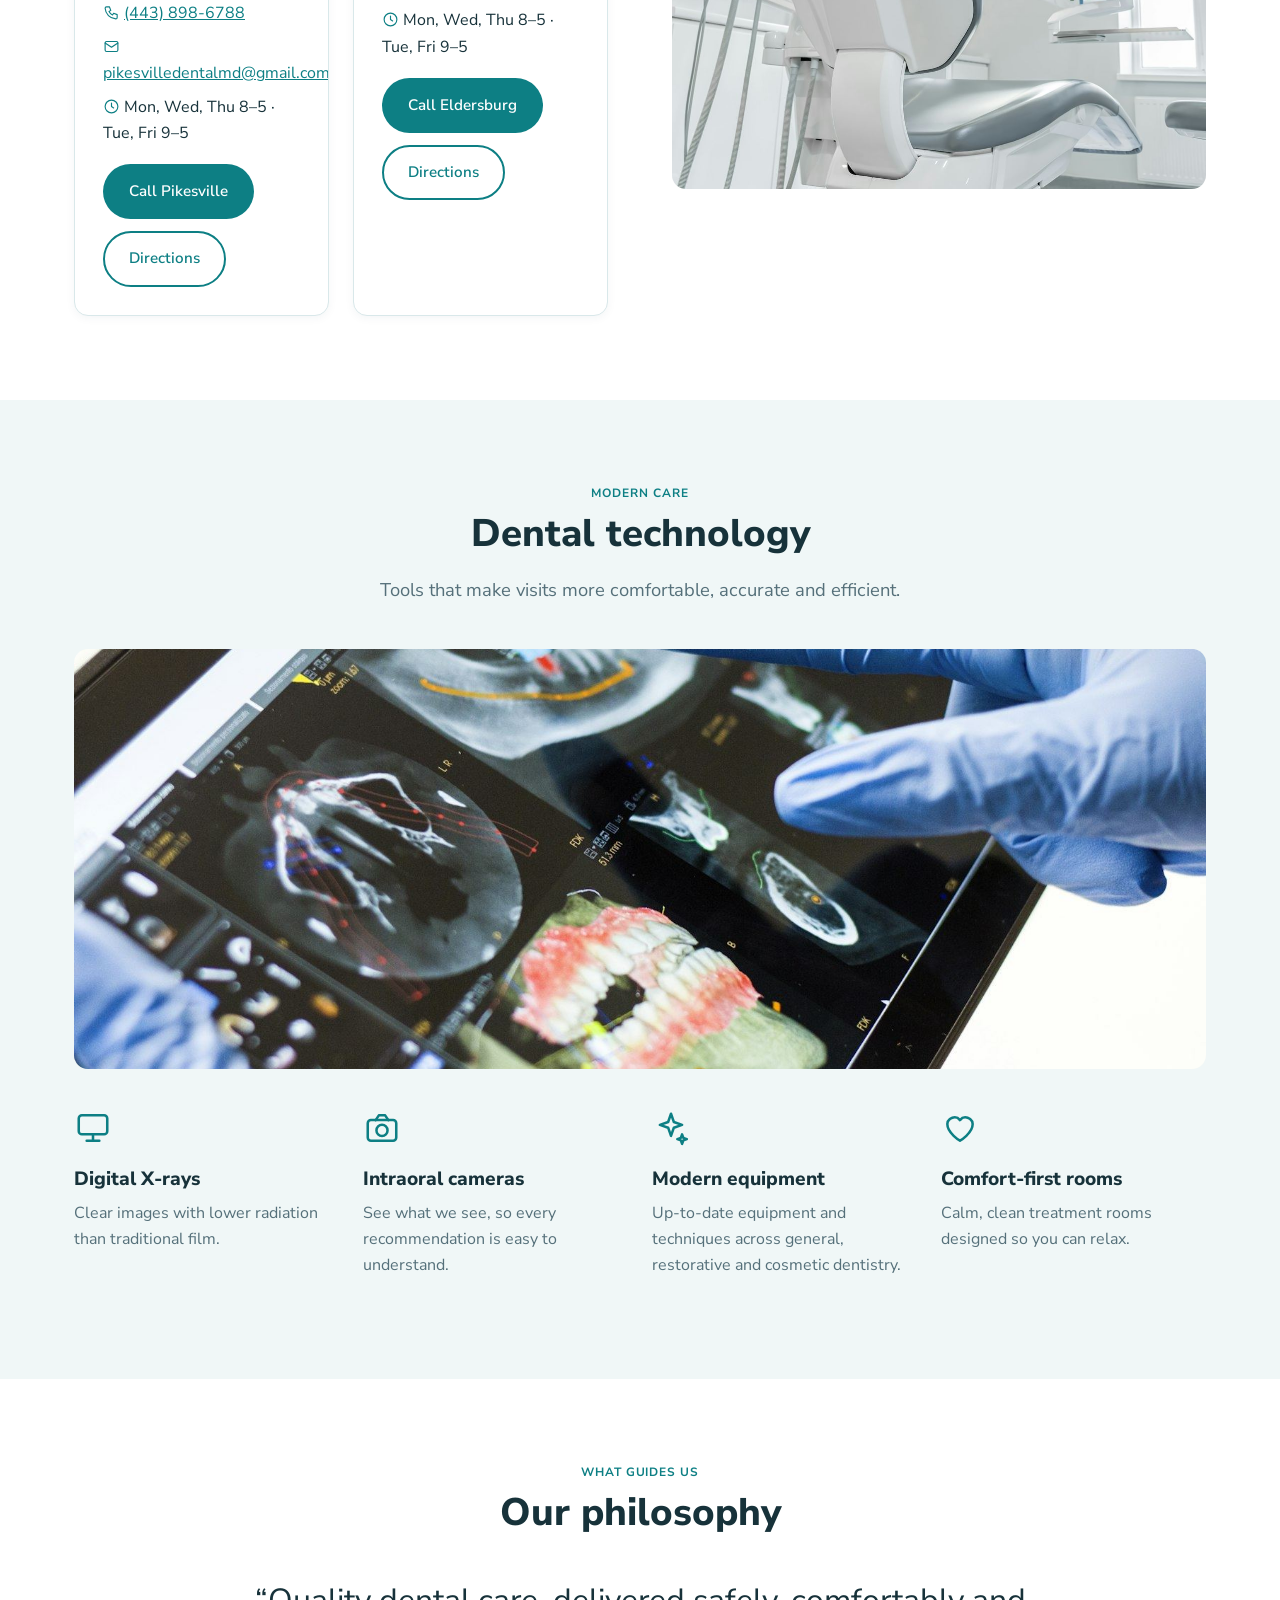
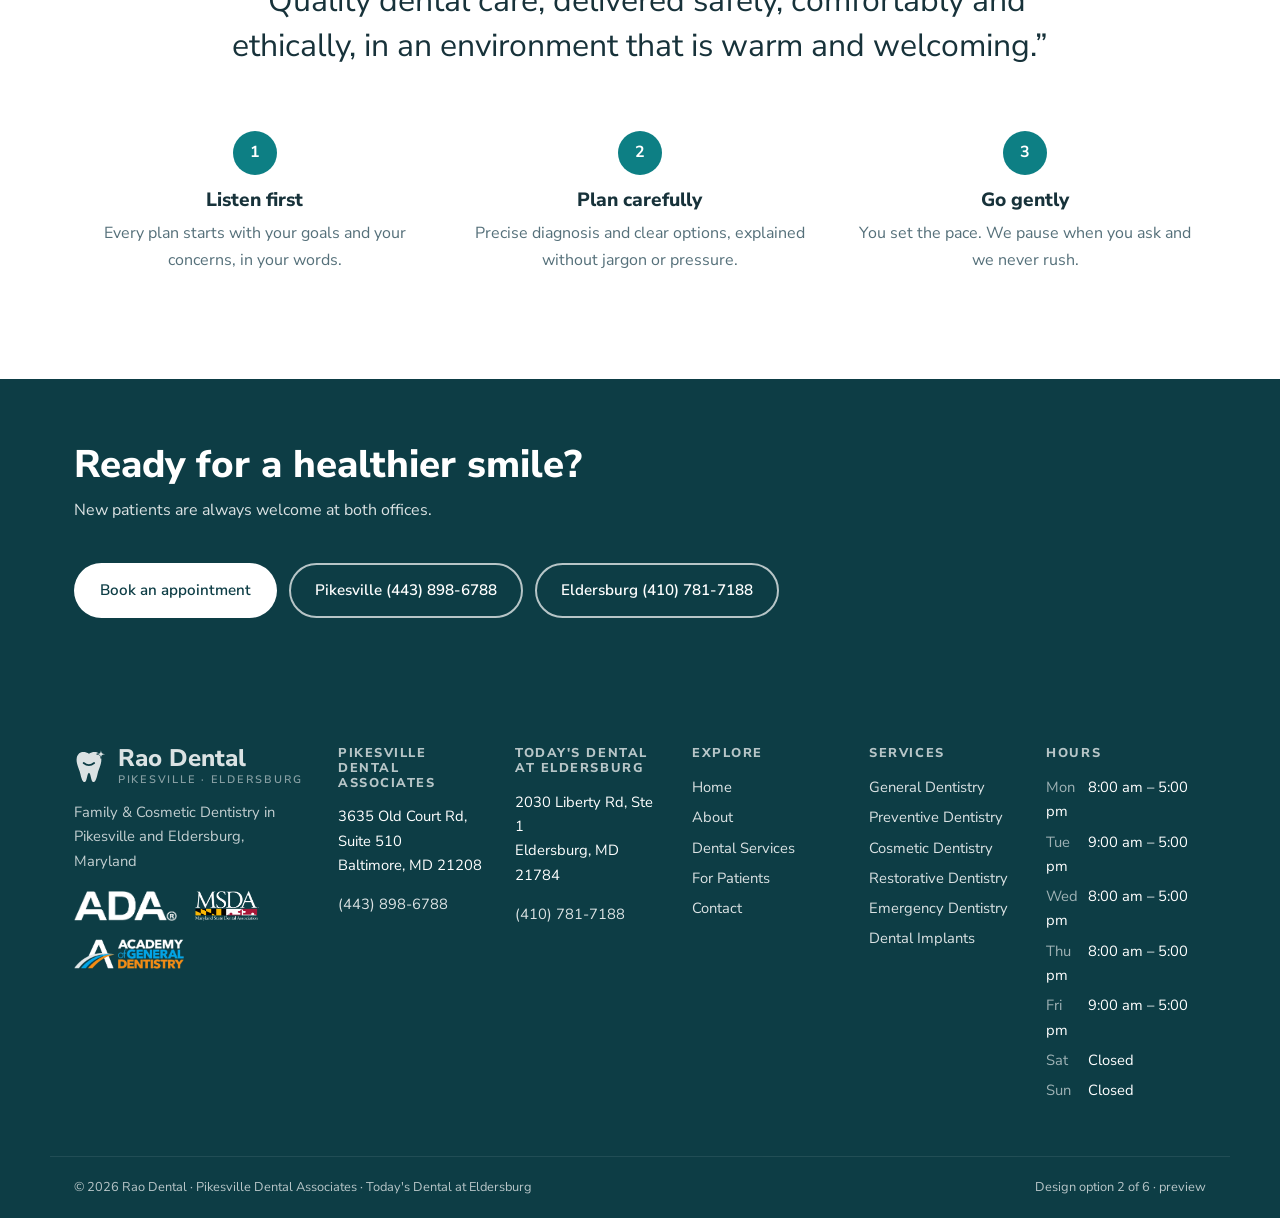
<file: about.html>
<!doctype html><html lang="en"><head><meta charset="utf-8"><meta name="viewport" content="width=device-width,initial-scale=1">
<title>About | Rao Dental</title><meta name="description" content="Family &amp; Cosmetic Dentistry in Pikesville and Eldersburg, Maryland"><meta name="robots" content="noindex">
<link rel="icon" href="img/rao-favicon.svg"><link rel="preconnect" href="https://fonts.googleapis.com"><link rel="preconnect" href="https://fonts.gstatic.com" crossorigin>
<link href="https://fonts.googleapis.com/css2?family=Nunito+Sans:wght@400;600;700;800&display=swap" rel="stylesheet"><link rel="stylesheet" href="css/site.css"></head>
<body class="style-2"><div class="switcher"><span>Design option 2 of 6</span><span class="sw-links"><a href="https://dundysm.github.io/style-1/about.html">1</a><a href="https://dundysm.github.io/style-2/about.html" aria-current="true">2</a><a href="https://dundysm.github.io/style-3/about.html">3</a><a href="https://dundysm.github.io/style-4/about.html">4</a><a href="https://dundysm.github.io/style-5/about.html">5</a><a href="https://dundysm.github.io/style-6/about.html">6</a></span></div><a class="skip" href="#main">Skip to content</a><div class="util"><div class="wrap"><span><svg class="ic sm" viewBox="0 0 24 24" fill="none" stroke="currentColor" stroke-width="1.6" stroke-linecap="round" stroke-linejoin="round" aria-hidden="true"><circle cx="12" cy="12" r="9"/><path d="M12 7v5l3 2"/></svg> Mon, Wed, Thu 8–5 · Tue, Fri 9–5</span><span class="util-r"><a href="tel:+14438986788">Pikesville (443) 898-6788</a> · <a href="tel:+14107817188">Eldersburg (410) 781-7188</a><a href="contact.html#location"><svg class="ic sm" viewBox="0 0 24 24" fill="none" stroke="currentColor" stroke-width="1.6" stroke-linecap="round" stroke-linejoin="round" aria-hidden="true"><path d="M12 21s-7-6.2-7-11.5a7 7 0 0 1 14 0C19 14.8 12 21 12 21z"/><circle cx="12" cy="9.5" r="2.5"/></svg> Directions</a></span></div></div><header class="site-header"><div class="wrap hdr"><a class="logo" href="index.html"><img src="img/rao-logo-mark.svg" alt="" class="logo-mark"><span>Rao Dental<small>Pikesville · Eldersburg</small></span></a><input type="checkbox" id="nav-t" class="nav-t" aria-label="Menu"><label for="nav-t" class="burger"><svg class="ic" viewBox="0 0 24 24" fill="none" stroke="currentColor" stroke-width="1.6" stroke-linecap="round" stroke-linejoin="round" aria-hidden="true"><path d="M4 7h16M4 12h16M4 17h16"/></svg></label><nav aria-label="Main"><ul class="nav"><li><a href="index.html">Home</a></li><li class="has-sub"><a href="about.html" aria-current="page">About</a><ul class="sub"><li><a href="about.html#practice">About Our Practice</a></li><li><a href="about.html#team">Meet Our Dentist &amp; Team</a></li><li><a href="about.html#office">Our Office</a></li><li><a href="about.html#technology">Dental Technology</a></li><li><a href="about.html#philosophy">Our Philosophy</a></li></ul></li><li class="has-sub"><a href="services.html">Dental Services</a><ul class="sub"><li><a href="services.html#general">General Dentistry</a></li><li><a href="services.html#preventive">Preventive Dentistry</a></li><li><a href="services.html#cosmetic">Cosmetic Dentistry</a></li><li><a href="services.html#restorative">Restorative Dentistry</a></li><li><a href="services.html#emergency">Emergency Dentistry</a></li><li><a href="services.html#implants">Dental Implants</a></li><li><a href="services.html#periodontal">Periodontal Care</a></li><li><a href="services.html#orthodontics">Orthodontics</a></li><li><a href="services.html#sedation">Sedation Dentistry</a></li></ul></li><li class="has-sub"><a href="patients.html">For Patients</a><ul class="sub"><li><a href="patients.html#new-patients">New Patient Information</a></li><li><a href="patients.html#first-visit">Your First Visit</a></li><li><a href="patients.html#forms">Patient Forms</a></li><li><a href="patients.html#insurance">Insurance &amp; Financing</a></li><li><a href="patients.html#payment">Payment Options</a></li><li><a href="patients.html#faq">Patient FAQs</a></li><li><a href="patients.html#post-op">Post-Operative Instructions</a></li></ul></li><li class="has-sub"><a href="contact.html">Contact</a><ul class="sub"><li><a href="contact.html#info">Contact Information</a></li><li><a href="contact.html#hours">Office Hours</a></li><li><a href="contact.html#location">Location &amp; Directions</a></li><li><a href="contact.html#appointment">Request an Appointment</a></li></ul></li></ul></nav><div class="hdr-cta"><a class="btn btn-primary" href="contact.html#appointment">Book an Appointment</a></div></div></header><main id="main"><section class="phero"><div class="wrap"><nav class="crumbs wrap" aria-label="Breadcrumb"><a href="index.html">Home</a> <span>/</span> About</nav><h1>About Our Practice</h1><p>Gentle hands, careful eyes. Family and cosmetic dentistry in Pikesville and Eldersburg.</p></div></section><section class="sec " id="practice"><div class="wrap"><header class="sec-head"><p class="eyebrow">Our practice</p><h2>About Rao Dental</h2></header><div class="split"><div class="split-text"><p>Two neighborhood offices, one careful approach. From a child&#x27;s first checkup to crowns, Invisalign and Botox, we explain every step, work at your pace and see dental emergencies the same business day whenever possible.</p><p>Both offices are warm, welcoming spaces with friendly teams who treat your time, and your nerves, with respect. Pikesville Dental Associates is in Suite 510 on Old Court Road, and Today&#x27;s Dental at Eldersburg is on Liberty Road.</p></div><div class="split-media"><img src="img/consult.jpg" alt="Dental care at Rao Dental" loading="lazy"></div></div></div></section><section class="sec alt" id="team"><div class="wrap"><header class="sec-head center"><p class="eyebrow">Friendly faces</p><h2>Meet our dentist &amp; team</h2></header><div class="split"><div class="split-media portrait"><img src="img/dr-rao-portrait.jpg" alt="Dr. Sumanya Venkat Rao" loading="lazy"></div><div class="split-text"><p class="eyebrow">Meet the dentist</p><h2>Dr. Sumanya Venkat Rao</h2><p class="muted">General Dentist · D.M.D., B.D.S.</p><p>Dr. Sumanya Venkat Rao is a general dentist who has been in practice since 2014, with a focus on general and cosmetic dentistry.</p><p>She earned her Doctor of Dental Medicine at the State University of New York at Buffalo and her Bachelor of Dental Sciences from Rajiv Gandhi University in India.</p><ul class="facts"><li><span>Education</span><strong>D.M.D., SUNY at Buffalo</strong></li><li><span>Also holds</span><strong>B.D.S., Rajiv Gandhi University</strong></li><li><span>In practice</span><strong>Since 2014</strong></li><li><span>Memberships</span><strong>ADA · MSDA · AGD</strong></li></ul><a class="btn btn-ghost" href="about.html#team">Meet our team</a></div></div><div class="mt-l"></div><div class="grid g3 team"><div class="card member"><img src="img/dr-rao-portrait.jpg" alt="Dr. Sumanya Venkat Rao" loading="lazy"><div class="card-body"><h3>Dr. Sumanya Venkat Rao</h3><p class="muted">General Dentist · D.M.D., B.D.S.</p><p class="eyebrow">Pikesville &amp; Eldersburg</p><p>In practice since 2014 and experienced with children, adolescents, adults and patients with dental anxiety.</p></div></div><div class="card member"><div class="avatar">RG</div><div class="card-body"><h3>Dr. Robin J. Greenspan</h3><p class="muted">D.D.S. · Georgetown University</p><p class="eyebrow">Pikesville</p><p>More than 30 years practicing in the Baltimore area, treating patients like family with minimum discomfort.</p></div></div><div class="card member"><div class="avatar">CG</div><div class="card-body"><h3>Dr. Chaviva Golombeck</h3><p class="muted">D.D.S. · University of Maryland</p><p class="eyebrow">Pikesville</p><p>Certified in therapeutic and esthetic Botox and an Invisalign provider, focused on comfort and patient education.</p></div></div></div></div></section><section class="sec " id="office"><div class="wrap"><header class="sec-head"><p class="eyebrow">Two locations</p><h2>Our office</h2></header><div class="split rev"><div class="split-media"><img src="img/office-window.jpg" alt="Treatment room" loading="lazy"></div><div class="split-text"><p>Both offices are warm, welcoming spaces with friendly teams who treat your time, and your nerves, with respect. Pikesville Dental Associates is in Suite 510 on Old Court Road, and Today&#x27;s Dental at Eldersburg is on Liberty Road.</p><div class="grid g2 offices"><div class="card office"><div class="card-body"><p class="eyebrow">Pikesville · Baltimore County</p><h3>Pikesville Dental Associates</h3><p><svg class="ic sm" viewBox="0 0 24 24" fill="none" stroke="currentColor" stroke-width="1.6" stroke-linecap="round" stroke-linejoin="round" aria-hidden="true"><path d="M12 21s-7-6.2-7-11.5a7 7 0 0 1 14 0C19 14.8 12 21 12 21z"/><circle cx="12" cy="9.5" r="2.5"/></svg> 3635 Old Court Rd, Suite 510, Baltimore, MD 21208</p><p><svg class="ic sm" viewBox="0 0 24 24" fill="none" stroke="currentColor" stroke-width="1.6" stroke-linecap="round" stroke-linejoin="round" aria-hidden="true"><path d="M5 4h4l2 5-2.5 1.5a11 11 0 0 0 5 5L15 13l5 2v4a2 2 0 0 1-2 2A16 16 0 0 1 3 6a2 2 0 0 1 2-2z"/></svg> <a href="tel:+14438986788">(443) 898-6788</a></p><p><svg class="ic sm" viewBox="0 0 24 24" fill="none" stroke="currentColor" stroke-width="1.6" stroke-linecap="round" stroke-linejoin="round" aria-hidden="true"><rect x="3" y="5" width="18" height="14" rx="2"/><path d="M3 7l9 6 9-6"/></svg> <a href="mailto:pikesvilledentalmd@gmail.com">pikesvilledentalmd@gmail.com</a></p><p><svg class="ic sm" viewBox="0 0 24 24" fill="none" stroke="currentColor" stroke-width="1.6" stroke-linecap="round" stroke-linejoin="round" aria-hidden="true"><circle cx="12" cy="12" r="9"/><path d="M12 7v5l3 2"/></svg> Mon, Wed, Thu 8–5 · Tue, Fri 9–5</p><div class="btn-row"><a class="btn btn-primary" href="tel:+14438986788">Call Pikesville</a><a class="btn btn-ghost" href="https://www.google.com/maps/dir/?api=1&destination=3635+Old+Court+Rd%2C+Suite+510%2C+Baltimore%2C+MD+21208">Directions</a></div></div></div><div class="card office"><div class="card-body"><p class="eyebrow">Eldersburg · Carroll County</p><h3>Today&#x27;s Dental at Eldersburg</h3><p><svg class="ic sm" viewBox="0 0 24 24" fill="none" stroke="currentColor" stroke-width="1.6" stroke-linecap="round" stroke-linejoin="round" aria-hidden="true"><path d="M12 21s-7-6.2-7-11.5a7 7 0 0 1 14 0C19 14.8 12 21 12 21z"/><circle cx="12" cy="9.5" r="2.5"/></svg> 2030 Liberty Rd, Ste 1, Eldersburg, MD 21784</p><p><svg class="ic sm" viewBox="0 0 24 24" fill="none" stroke="currentColor" stroke-width="1.6" stroke-linecap="round" stroke-linejoin="round" aria-hidden="true"><path d="M5 4h4l2 5-2.5 1.5a11 11 0 0 0 5 5L15 13l5 2v4a2 2 0 0 1-2 2A16 16 0 0 1 3 6a2 2 0 0 1 2-2z"/></svg> <a href="tel:+14107817188">(410) 781-7188</a></p><p><svg class="ic sm" viewBox="0 0 24 24" fill="none" stroke="currentColor" stroke-width="1.6" stroke-linecap="round" stroke-linejoin="round" aria-hidden="true"><circle cx="12" cy="12" r="9"/><path d="M12 7v5l3 2"/></svg> Mon, Wed, Thu 8–5 · Tue, Fri 9–5</p><div class="btn-row"><a class="btn btn-primary" href="tel:+14107817188">Call Eldersburg</a><a class="btn btn-ghost" href="https://www.google.com/maps/dir/?api=1&destination=2030+Liberty+Rd%2C+Ste+1%2C+Eldersburg%2C+MD+21784">Directions</a></div></div></div></div></div></div></div></section><section class="sec alt" id="technology"><div class="wrap"><header class="sec-head center"><p class="eyebrow">Modern care</p><h2>Dental technology</h2><p class="lead">Tools that make visits more comfortable, accurate and efficient.</p></header><div class="tech-photo"><img src="img/tech-scan.jpg" alt="Dentist reviewing a digital dental scan" loading="lazy"></div><div class="grid g4 tech"><div class="tech-item"><svg class="ic tech-ic" viewBox="0 0 24 24" fill="none" stroke="currentColor" stroke-width="1.6" stroke-linecap="round" stroke-linejoin="round" aria-hidden="true"><rect x="3" y="4" width="18" height="12" rx="2"/><path d="M8 20h8M12 16v4"/></svg><h3>Digital X-rays</h3><p>Clear images with lower radiation than traditional film.</p></div><div class="tech-item"><svg class="ic tech-ic" viewBox="0 0 24 24" fill="none" stroke="currentColor" stroke-width="1.6" stroke-linecap="round" stroke-linejoin="round" aria-hidden="true"><rect x="3" y="7" width="18" height="13" rx="2"/><circle cx="12" cy="13.5" r="3.5"/><path d="M8 7l2-3h4l2 3"/></svg><h3>Intraoral cameras</h3><p>See what we see, so every recommendation is easy to understand.</p></div><div class="tech-item"><svg class="ic tech-ic" viewBox="0 0 24 24" fill="none" stroke="currentColor" stroke-width="1.6" stroke-linecap="round" stroke-linejoin="round" aria-hidden="true"><path d="M12 3l1.8 5.2L19 10l-5.2 1.8L12 17l-1.8-5.2L5 10l5.2-1.8L12 3z"/><path d="M19 16l.8 2.2L22 19l-2.2.8L19 22l-.8-2.2L16 19l2.2-.8z"/></svg><h3>Modern equipment</h3><p>Up-to-date equipment and techniques across general, restorative and cosmetic dentistry.</p></div><div class="tech-item"><svg class="ic tech-ic" viewBox="0 0 24 24" fill="none" stroke="currentColor" stroke-width="1.6" stroke-linecap="round" stroke-linejoin="round" aria-hidden="true"><path d="M12 20s-8-4.7-8-10.5A4.5 4.5 0 0 1 12 7a4.5 4.5 0 0 1 8 2.5C20 15.3 12 20 12 20z"/></svg><h3>Comfort-first rooms</h3><p>Calm, clean treatment rooms designed so you can relax.</p></div></div></div></section><section class="sec " id="philosophy"><div class="wrap"><header class="sec-head center"><p class="eyebrow">What guides us</p><h2>Our philosophy</h2></header><blockquote class="big-quote">“Quality dental care, delivered safely, comfortably and ethically, in an environment that is warm and welcoming.”</blockquote><div class="grid g3 promises"><div class="why-item"><span class="step">1</span><h3>Listen first</h3><p>Every plan starts with your goals and your concerns, in your words.</p></div><div class="why-item"><span class="step">2</span><h3>Plan carefully</h3><p>Precise diagnosis and clear options, explained without jargon or pressure.</p></div><div class="why-item"><span class="step">3</span><h3>Go gently</h3><p>You set the pace. We pause when you ask and we never rush.</p></div></div></div></section><section class="cta-band"><div class="wrap"><div><h2>Ready for a healthier smile?</h2><p>New patients are always welcome at both offices.</p></div><div class="btn-row"><a class="btn btn-light" href="contact.html#appointment">Book an appointment</a><a class="btn btn-outline-light" href="tel:+14438986788">Pikesville (443) 898-6788</a><a class="btn btn-outline-light" href="tel:+14107817188">Eldersburg (410) 781-7188</a></div></div></section></main><footer class="site-footer"><div class="wrap fgrid"><div class="fbrand"><a class="logo" href="index.html"><img src="img/rao-logo-mark.svg" alt="" class="logo-mark"><span>Rao Dental<small>Pikesville · Eldersburg</small></span></a><p>Family &amp; Cosmetic Dentistry in Pikesville and Eldersburg, Maryland</p><div class="badges"><img src="img/assoc-ada-white.png" alt="ADA member" loading="lazy"><img src="img/assoc-msda-white.png" alt="MSDA member" loading="lazy"><img src="img/assoc-agd-white.png" alt="AGD member" loading="lazy"></div></div><div><h4>Pikesville Dental Associates</h4><p>3635 Old Court Rd, Suite 510<br>Baltimore, MD 21208</p><p><a href="tel:+14438986788">(443) 898-6788</a></p></div><div><h4>Today&#x27;s Dental at Eldersburg</h4><p>2030 Liberty Rd, Ste 1<br>Eldersburg, MD 21784</p><p><a href="tel:+14107817188">(410) 781-7188</a></p></div><div><h4>Explore</h4><ul><li><a href="index.html">Home</a></li><li><a href="about.html">About</a></li><li><a href="services.html">Dental Services</a></li><li><a href="patients.html">For Patients</a></li><li><a href="contact.html">Contact</a></li></ul></div><div><h4>Services</h4><ul><li><a href="services.html#general">General Dentistry</a></li><li><a href="services.html#preventive">Preventive Dentistry</a></li><li><a href="services.html#cosmetic">Cosmetic Dentistry</a></li><li><a href="services.html#restorative">Restorative Dentistry</a></li><li><a href="services.html#emergency">Emergency Dentistry</a></li><li><a href="services.html#implants">Dental Implants</a></li></ul></div><div><h4>Hours</h4><ul class="fh"><li><span>Mon</span> 8:00 am – 5:00 pm</li><li><span>Tue</span> 9:00 am – 5:00 pm</li><li><span>Wed</span> 8:00 am – 5:00 pm</li><li><span>Thu</span> 8:00 am – 5:00 pm</li><li><span>Fri</span> 9:00 am – 5:00 pm</li><li><span>Sat</span> Closed</li><li><span>Sun</span> Closed</li></ul></div></div><div class="wrap fbot"><span>© 2026 Rao Dental · Pikesville Dental Associates · Today's Dental at Eldersburg</span><span>Design option 2 of 6 · preview</span></div></footer><div class="sticky-bar"><a href="tel:+14438986788"><svg class="ic sm" viewBox="0 0 24 24" fill="none" stroke="currentColor" stroke-width="1.6" stroke-linecap="round" stroke-linejoin="round" aria-hidden="true"><path d="M5 4h4l2 5-2.5 1.5a11 11 0 0 0 5 5L15 13l5 2v4a2 2 0 0 1-2 2A16 16 0 0 1 3 6a2 2 0 0 1 2-2z"/></svg> Call</a><a class="primary" href="contact.html#appointment"><svg class="ic sm" viewBox="0 0 24 24" fill="none" stroke="currentColor" stroke-width="1.6" stroke-linecap="round" stroke-linejoin="round" aria-hidden="true"><rect x="3" y="5" width="18" height="16" rx="2"/><path d="M3 10h18M8 3v4M16 3v4"/></svg> Book</a></div></body></html>
</file>
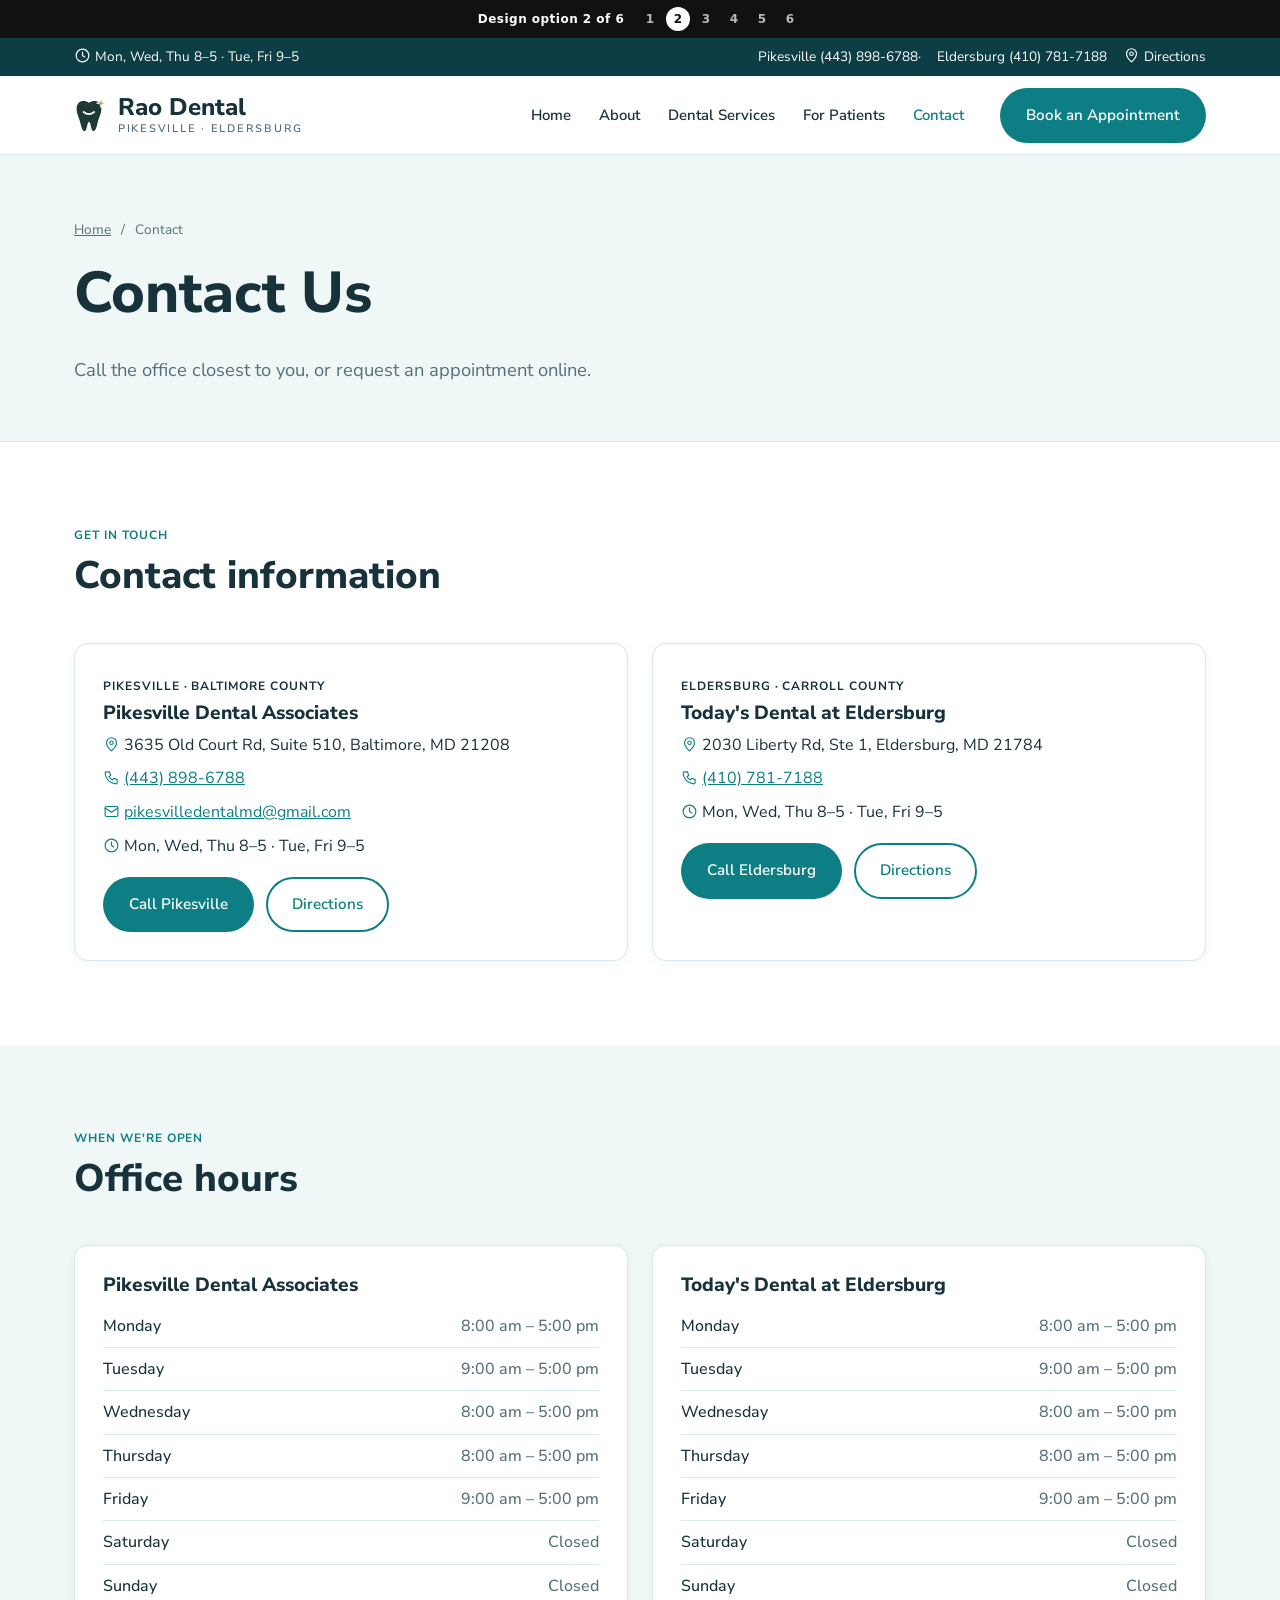
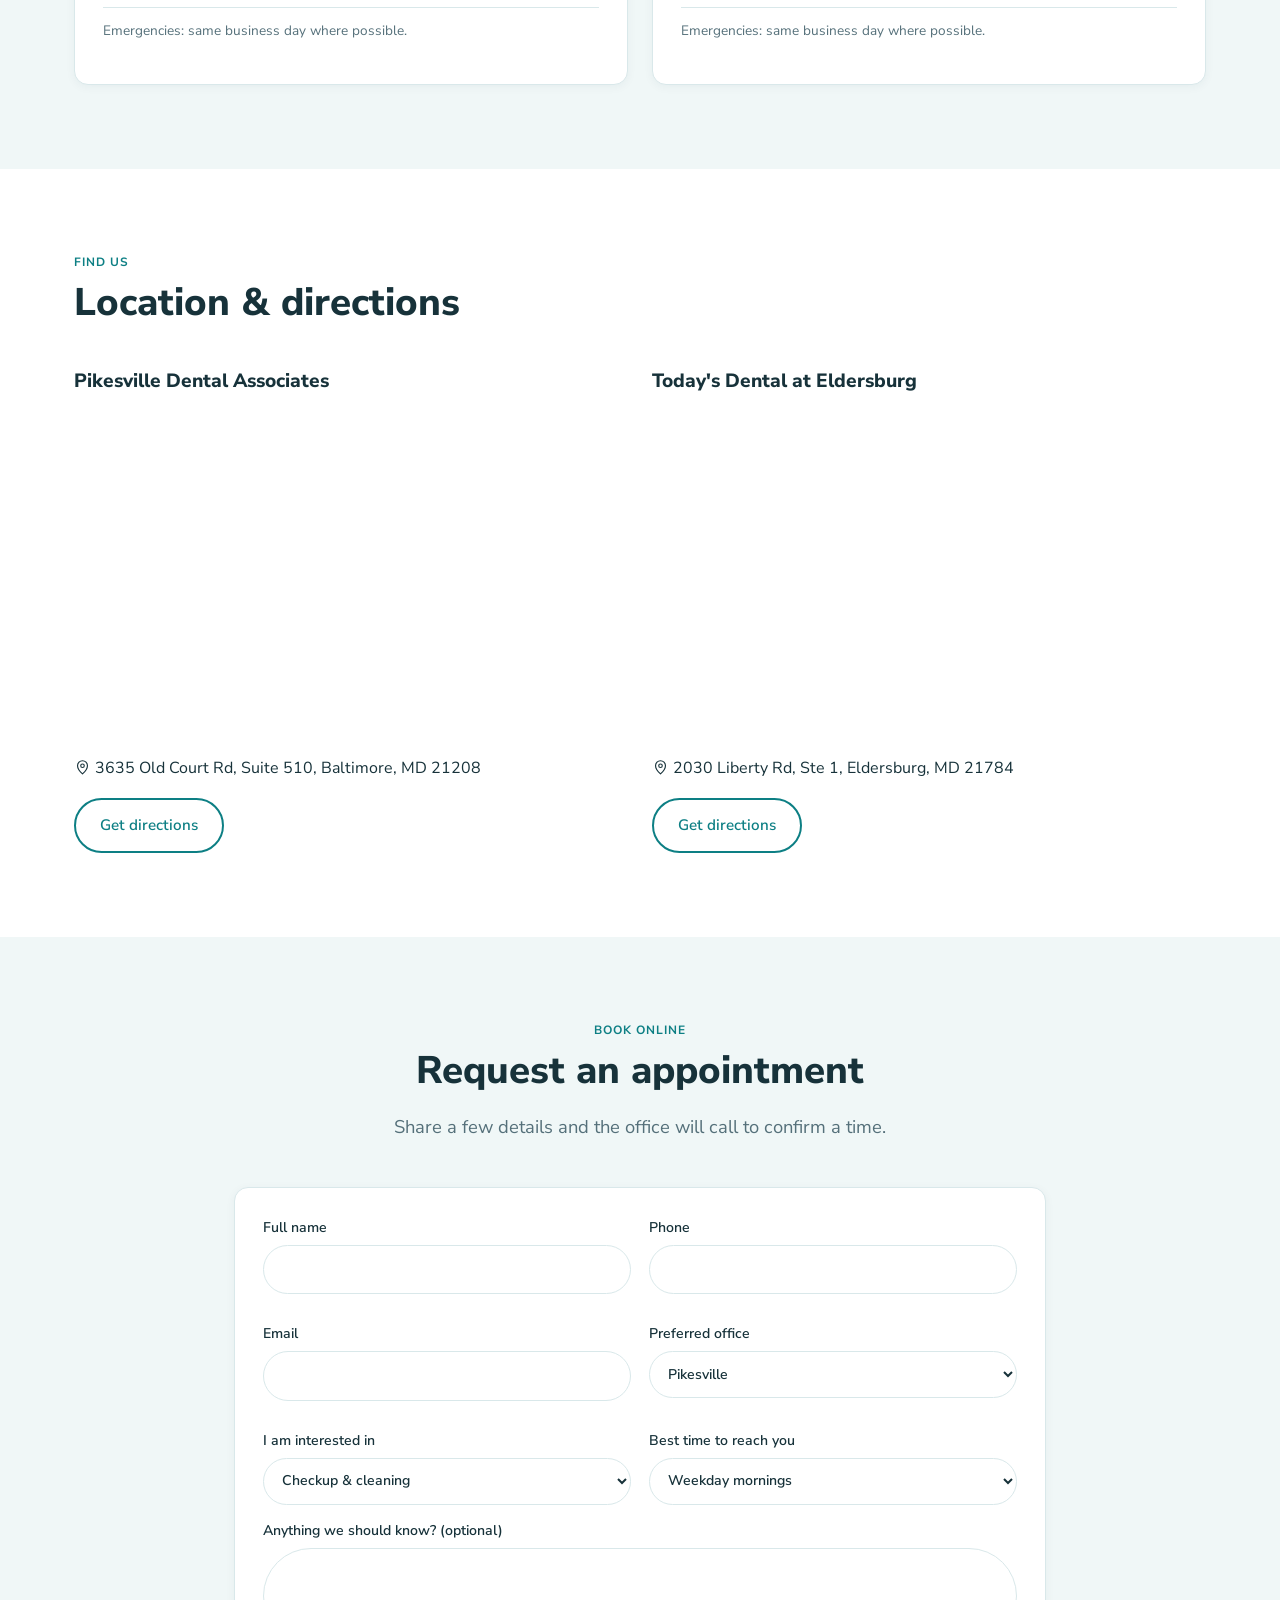
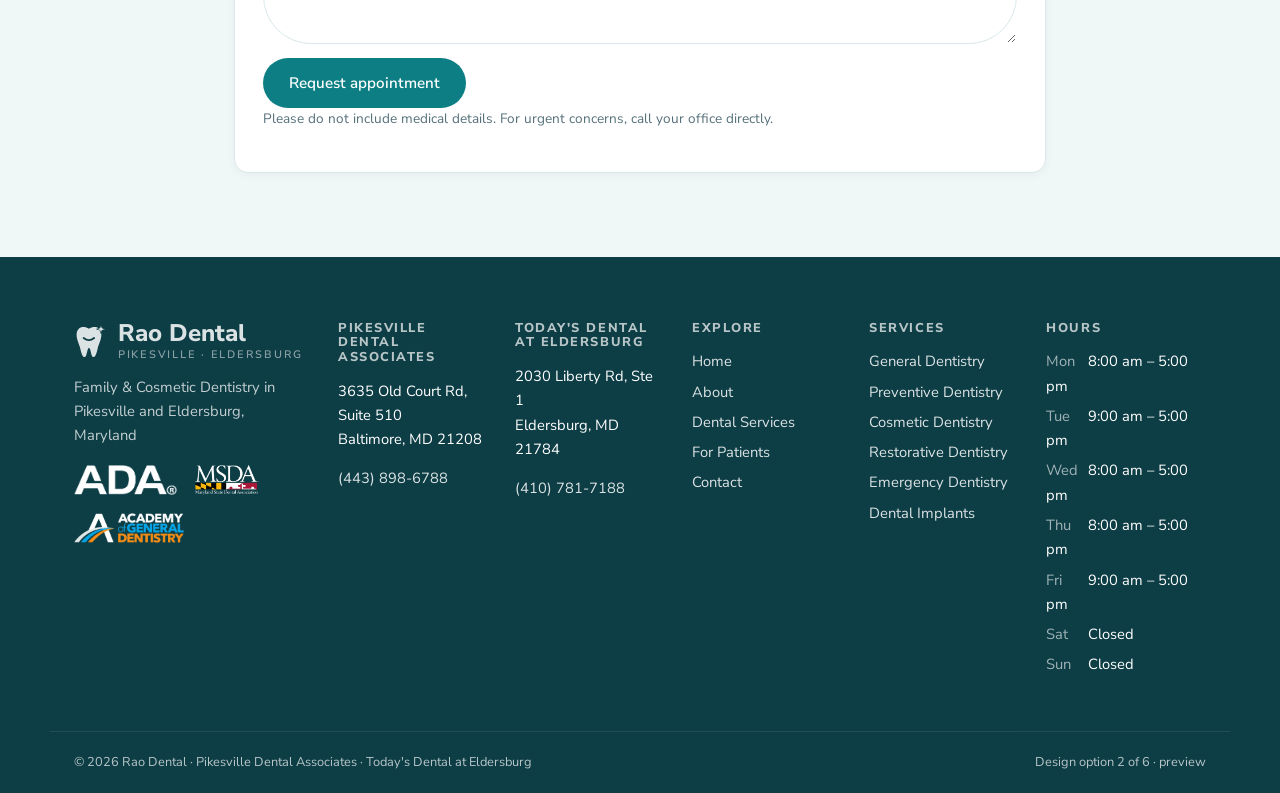
<file: contact.html>
<!doctype html><html lang="en"><head><meta charset="utf-8"><meta name="viewport" content="width=device-width,initial-scale=1">
<title>Contact | Rao Dental</title><meta name="description" content="Family &amp; Cosmetic Dentistry in Pikesville and Eldersburg, Maryland"><meta name="robots" content="noindex">
<link rel="icon" href="img/rao-favicon.svg"><link rel="preconnect" href="https://fonts.googleapis.com"><link rel="preconnect" href="https://fonts.gstatic.com" crossorigin>
<link href="https://fonts.googleapis.com/css2?family=Nunito+Sans:wght@400;600;700;800&display=swap" rel="stylesheet"><link rel="stylesheet" href="css/site.css"></head>
<body class="style-2"><div class="switcher"><span>Design option 2 of 6</span><span class="sw-links"><a href="https://dundysm.github.io/style-1/contact.html">1</a><a href="https://dundysm.github.io/style-2/contact.html" aria-current="true">2</a><a href="https://dundysm.github.io/style-3/contact.html">3</a><a href="https://dundysm.github.io/style-4/contact.html">4</a><a href="https://dundysm.github.io/style-5/contact.html">5</a><a href="https://dundysm.github.io/style-6/contact.html">6</a></span></div><a class="skip" href="#main">Skip to content</a><div class="util"><div class="wrap"><span><svg class="ic sm" viewBox="0 0 24 24" fill="none" stroke="currentColor" stroke-width="1.6" stroke-linecap="round" stroke-linejoin="round" aria-hidden="true"><circle cx="12" cy="12" r="9"/><path d="M12 7v5l3 2"/></svg> Mon, Wed, Thu 8–5 · Tue, Fri 9–5</span><span class="util-r"><a href="tel:+14438986788">Pikesville (443) 898-6788</a> · <a href="tel:+14107817188">Eldersburg (410) 781-7188</a><a href="contact.html#location"><svg class="ic sm" viewBox="0 0 24 24" fill="none" stroke="currentColor" stroke-width="1.6" stroke-linecap="round" stroke-linejoin="round" aria-hidden="true"><path d="M12 21s-7-6.2-7-11.5a7 7 0 0 1 14 0C19 14.8 12 21 12 21z"/><circle cx="12" cy="9.5" r="2.5"/></svg> Directions</a></span></div></div><header class="site-header"><div class="wrap hdr"><a class="logo" href="index.html"><img src="img/rao-logo-mark.svg" alt="" class="logo-mark"><span>Rao Dental<small>Pikesville · Eldersburg</small></span></a><input type="checkbox" id="nav-t" class="nav-t" aria-label="Menu"><label for="nav-t" class="burger"><svg class="ic" viewBox="0 0 24 24" fill="none" stroke="currentColor" stroke-width="1.6" stroke-linecap="round" stroke-linejoin="round" aria-hidden="true"><path d="M4 7h16M4 12h16M4 17h16"/></svg></label><nav aria-label="Main"><ul class="nav"><li><a href="index.html">Home</a></li><li class="has-sub"><a href="about.html">About</a><ul class="sub"><li><a href="about.html#practice">About Our Practice</a></li><li><a href="about.html#team">Meet Our Dentist &amp; Team</a></li><li><a href="about.html#office">Our Office</a></li><li><a href="about.html#technology">Dental Technology</a></li><li><a href="about.html#philosophy">Our Philosophy</a></li></ul></li><li class="has-sub"><a href="services.html">Dental Services</a><ul class="sub"><li><a href="services.html#general">General Dentistry</a></li><li><a href="services.html#preventive">Preventive Dentistry</a></li><li><a href="services.html#cosmetic">Cosmetic Dentistry</a></li><li><a href="services.html#restorative">Restorative Dentistry</a></li><li><a href="services.html#emergency">Emergency Dentistry</a></li><li><a href="services.html#implants">Dental Implants</a></li><li><a href="services.html#periodontal">Periodontal Care</a></li><li><a href="services.html#orthodontics">Orthodontics</a></li><li><a href="services.html#sedation">Sedation Dentistry</a></li></ul></li><li class="has-sub"><a href="patients.html">For Patients</a><ul class="sub"><li><a href="patients.html#new-patients">New Patient Information</a></li><li><a href="patients.html#first-visit">Your First Visit</a></li><li><a href="patients.html#forms">Patient Forms</a></li><li><a href="patients.html#insurance">Insurance &amp; Financing</a></li><li><a href="patients.html#payment">Payment Options</a></li><li><a href="patients.html#faq">Patient FAQs</a></li><li><a href="patients.html#post-op">Post-Operative Instructions</a></li></ul></li><li class="has-sub"><a href="contact.html" aria-current="page">Contact</a><ul class="sub"><li><a href="contact.html#info">Contact Information</a></li><li><a href="contact.html#hours">Office Hours</a></li><li><a href="contact.html#location">Location &amp; Directions</a></li><li><a href="contact.html#appointment">Request an Appointment</a></li></ul></li></ul></nav><div class="hdr-cta"><a class="btn btn-primary" href="contact.html#appointment">Book an Appointment</a></div></div></header><main id="main"><section class="phero"><div class="wrap"><nav class="crumbs wrap" aria-label="Breadcrumb"><a href="index.html">Home</a> <span>/</span> Contact</nav><h1>Contact Us</h1><p>Call the office closest to you, or request an appointment online.</p></div></section><section class="sec " id="info"><div class="wrap"><header class="sec-head"><p class="eyebrow">Get in touch</p><h2>Contact information</h2></header><div class="grid g2 offices"><div class="card office"><div class="card-body"><p class="eyebrow">Pikesville · Baltimore County</p><h3>Pikesville Dental Associates</h3><p><svg class="ic sm" viewBox="0 0 24 24" fill="none" stroke="currentColor" stroke-width="1.6" stroke-linecap="round" stroke-linejoin="round" aria-hidden="true"><path d="M12 21s-7-6.2-7-11.5a7 7 0 0 1 14 0C19 14.8 12 21 12 21z"/><circle cx="12" cy="9.5" r="2.5"/></svg> 3635 Old Court Rd, Suite 510, Baltimore, MD 21208</p><p><svg class="ic sm" viewBox="0 0 24 24" fill="none" stroke="currentColor" stroke-width="1.6" stroke-linecap="round" stroke-linejoin="round" aria-hidden="true"><path d="M5 4h4l2 5-2.5 1.5a11 11 0 0 0 5 5L15 13l5 2v4a2 2 0 0 1-2 2A16 16 0 0 1 3 6a2 2 0 0 1 2-2z"/></svg> <a href="tel:+14438986788">(443) 898-6788</a></p><p><svg class="ic sm" viewBox="0 0 24 24" fill="none" stroke="currentColor" stroke-width="1.6" stroke-linecap="round" stroke-linejoin="round" aria-hidden="true"><rect x="3" y="5" width="18" height="14" rx="2"/><path d="M3 7l9 6 9-6"/></svg> <a href="mailto:pikesvilledentalmd@gmail.com">pikesvilledentalmd@gmail.com</a></p><p><svg class="ic sm" viewBox="0 0 24 24" fill="none" stroke="currentColor" stroke-width="1.6" stroke-linecap="round" stroke-linejoin="round" aria-hidden="true"><circle cx="12" cy="12" r="9"/><path d="M12 7v5l3 2"/></svg> Mon, Wed, Thu 8–5 · Tue, Fri 9–5</p><div class="btn-row"><a class="btn btn-primary" href="tel:+14438986788">Call Pikesville</a><a class="btn btn-ghost" href="https://www.google.com/maps/dir/?api=1&destination=3635+Old+Court+Rd%2C+Suite+510%2C+Baltimore%2C+MD+21208">Directions</a></div></div></div><div class="card office"><div class="card-body"><p class="eyebrow">Eldersburg · Carroll County</p><h3>Today&#x27;s Dental at Eldersburg</h3><p><svg class="ic sm" viewBox="0 0 24 24" fill="none" stroke="currentColor" stroke-width="1.6" stroke-linecap="round" stroke-linejoin="round" aria-hidden="true"><path d="M12 21s-7-6.2-7-11.5a7 7 0 0 1 14 0C19 14.8 12 21 12 21z"/><circle cx="12" cy="9.5" r="2.5"/></svg> 2030 Liberty Rd, Ste 1, Eldersburg, MD 21784</p><p><svg class="ic sm" viewBox="0 0 24 24" fill="none" stroke="currentColor" stroke-width="1.6" stroke-linecap="round" stroke-linejoin="round" aria-hidden="true"><path d="M5 4h4l2 5-2.5 1.5a11 11 0 0 0 5 5L15 13l5 2v4a2 2 0 0 1-2 2A16 16 0 0 1 3 6a2 2 0 0 1 2-2z"/></svg> <a href="tel:+14107817188">(410) 781-7188</a></p><p><svg class="ic sm" viewBox="0 0 24 24" fill="none" stroke="currentColor" stroke-width="1.6" stroke-linecap="round" stroke-linejoin="round" aria-hidden="true"><circle cx="12" cy="12" r="9"/><path d="M12 7v5l3 2"/></svg> Mon, Wed, Thu 8–5 · Tue, Fri 9–5</p><div class="btn-row"><a class="btn btn-primary" href="tel:+14107817188">Call Eldersburg</a><a class="btn btn-ghost" href="https://www.google.com/maps/dir/?api=1&destination=2030+Liberty+Rd%2C+Ste+1%2C+Eldersburg%2C+MD+21784">Directions</a></div></div></div></div></div></section><section class="sec alt" id="hours"><div class="wrap"><header class="sec-head"><p class="eyebrow">When we&#x27;re open</p><h2>Office hours</h2></header><div class="grid g2"><div class="card"><div class="card-body"><h3>Pikesville Dental Associates</h3><table class="hours"><tbody><tr><th>Monday</th><td>8:00 am – 5:00 pm</td></tr><tr><th>Tuesday</th><td>9:00 am – 5:00 pm</td></tr><tr><th>Wednesday</th><td>8:00 am – 5:00 pm</td></tr><tr><th>Thursday</th><td>8:00 am – 5:00 pm</td></tr><tr><th>Friday</th><td>9:00 am – 5:00 pm</td></tr><tr><th>Saturday</th><td>Closed</td></tr><tr><th>Sunday</th><td>Closed</td></tr></tbody></table><p class="fine">Emergencies: same business day where possible.</p></div></div><div class="card"><div class="card-body"><h3>Today&#x27;s Dental at Eldersburg</h3><table class="hours"><tbody><tr><th>Monday</th><td>8:00 am – 5:00 pm</td></tr><tr><th>Tuesday</th><td>9:00 am – 5:00 pm</td></tr><tr><th>Wednesday</th><td>8:00 am – 5:00 pm</td></tr><tr><th>Thursday</th><td>8:00 am – 5:00 pm</td></tr><tr><th>Friday</th><td>9:00 am – 5:00 pm</td></tr><tr><th>Saturday</th><td>Closed</td></tr><tr><th>Sunday</th><td>Closed</td></tr></tbody></table><p class="fine">Emergencies: same business day where possible.</p></div></div></div></div></section><section class="sec " id="location"><div class="wrap"><header class="sec-head"><p class="eyebrow">Find us</p><h2>Location &amp; directions</h2></header><div class="grid g2"><div><h3>Pikesville Dental Associates</h3><iframe class="map tall" title="Map to Pikesville Dental Associates" src="https://maps.google.com/maps?q=3635+Old+Court+Rd%2C+Suite+510%2C+Baltimore%2C+MD+21208&output=embed" loading="lazy"></iframe><p><svg class="ic sm" viewBox="0 0 24 24" fill="none" stroke="currentColor" stroke-width="1.6" stroke-linecap="round" stroke-linejoin="round" aria-hidden="true"><path d="M12 21s-7-6.2-7-11.5a7 7 0 0 1 14 0C19 14.8 12 21 12 21z"/><circle cx="12" cy="9.5" r="2.5"/></svg> 3635 Old Court Rd, Suite 510, Baltimore, MD 21208</p><a class="btn btn-ghost" href="https://www.google.com/maps/dir/?api=1&destination=3635+Old+Court+Rd%2C+Suite+510%2C+Baltimore%2C+MD+21208">Get directions</a></div><div><h3>Today&#x27;s Dental at Eldersburg</h3><iframe class="map tall" title="Map to Today&#x27;s Dental at Eldersburg" src="https://maps.google.com/maps?q=2030+Liberty+Rd%2C+Ste+1%2C+Eldersburg%2C+MD+21784&output=embed" loading="lazy"></iframe><p><svg class="ic sm" viewBox="0 0 24 24" fill="none" stroke="currentColor" stroke-width="1.6" stroke-linecap="round" stroke-linejoin="round" aria-hidden="true"><path d="M12 21s-7-6.2-7-11.5a7 7 0 0 1 14 0C19 14.8 12 21 12 21z"/><circle cx="12" cy="9.5" r="2.5"/></svg> 2030 Liberty Rd, Ste 1, Eldersburg, MD 21784</p><a class="btn btn-ghost" href="https://www.google.com/maps/dir/?api=1&destination=2030+Liberty+Rd%2C+Ste+1%2C+Eldersburg%2C+MD+21784">Get directions</a></div></div></div></section><section class="sec alt narrow" id="appointment"><div class="wrap"><header class="sec-head center"><p class="eyebrow">Book online</p><h2>Request an appointment</h2><p class="lead">Share a few details and the office will call to confirm a time.</p></header><form class="form card" onsubmit="event.preventDefault();this.querySelector('.ok').hidden=false;this.reset();">
<div class="card-body"><div class="grid g2 tight">
<label>Full name<input name="name" required autocomplete="name"></label>
<label>Phone<input name="phone" type="tel" required autocomplete="tel"></label>
<label>Email<input name="email" type="email" autocomplete="email"></label>
<label>Preferred office<select name="office"><option>Pikesville</option><option>Eldersburg</option><option>No preference</option></select></label>
<label>I am interested in<select name="service"><option>Checkup &amp; cleaning</option><option>General Dentistry</option><option>Preventive Dentistry</option><option>Cosmetic Dentistry</option><option>Restorative Dentistry</option><option>Emergency Dentistry</option><option>Dental Implants</option><option>Periodontal Care</option><option>Orthodontics</option><option>Sedation Dentistry</option></select></label>
<label>Best time to reach you<select name="time"><option>Weekday mornings</option><option>Weekday afternoons</option><option>Any time</option></select></label>
</div><label>Anything we should know? (optional)<textarea name="msg" rows="3"></textarea></label>
<button class="btn btn-primary" type="submit">Request appointment</button>
<p class="ok" hidden>Thank you! This is a design preview, so nothing was sent. The live site will connect this form to the office.</p>
<p class="fine">Please do not include medical details. For urgent concerns, call your office directly.</p></div></form></div></section></main><footer class="site-footer"><div class="wrap fgrid"><div class="fbrand"><a class="logo" href="index.html"><img src="img/rao-logo-mark.svg" alt="" class="logo-mark"><span>Rao Dental<small>Pikesville · Eldersburg</small></span></a><p>Family &amp; Cosmetic Dentistry in Pikesville and Eldersburg, Maryland</p><div class="badges"><img src="img/assoc-ada-white.png" alt="ADA member" loading="lazy"><img src="img/assoc-msda-white.png" alt="MSDA member" loading="lazy"><img src="img/assoc-agd-white.png" alt="AGD member" loading="lazy"></div></div><div><h4>Pikesville Dental Associates</h4><p>3635 Old Court Rd, Suite 510<br>Baltimore, MD 21208</p><p><a href="tel:+14438986788">(443) 898-6788</a></p></div><div><h4>Today&#x27;s Dental at Eldersburg</h4><p>2030 Liberty Rd, Ste 1<br>Eldersburg, MD 21784</p><p><a href="tel:+14107817188">(410) 781-7188</a></p></div><div><h4>Explore</h4><ul><li><a href="index.html">Home</a></li><li><a href="about.html">About</a></li><li><a href="services.html">Dental Services</a></li><li><a href="patients.html">For Patients</a></li><li><a href="contact.html">Contact</a></li></ul></div><div><h4>Services</h4><ul><li><a href="services.html#general">General Dentistry</a></li><li><a href="services.html#preventive">Preventive Dentistry</a></li><li><a href="services.html#cosmetic">Cosmetic Dentistry</a></li><li><a href="services.html#restorative">Restorative Dentistry</a></li><li><a href="services.html#emergency">Emergency Dentistry</a></li><li><a href="services.html#implants">Dental Implants</a></li></ul></div><div><h4>Hours</h4><ul class="fh"><li><span>Mon</span> 8:00 am – 5:00 pm</li><li><span>Tue</span> 9:00 am – 5:00 pm</li><li><span>Wed</span> 8:00 am – 5:00 pm</li><li><span>Thu</span> 8:00 am – 5:00 pm</li><li><span>Fri</span> 9:00 am – 5:00 pm</li><li><span>Sat</span> Closed</li><li><span>Sun</span> Closed</li></ul></div></div><div class="wrap fbot"><span>© 2026 Rao Dental · Pikesville Dental Associates · Today's Dental at Eldersburg</span><span>Design option 2 of 6 · preview</span></div></footer><div class="sticky-bar"><a href="tel:+14438986788"><svg class="ic sm" viewBox="0 0 24 24" fill="none" stroke="currentColor" stroke-width="1.6" stroke-linecap="round" stroke-linejoin="round" aria-hidden="true"><path d="M5 4h4l2 5-2.5 1.5a11 11 0 0 0 5 5L15 13l5 2v4a2 2 0 0 1-2 2A16 16 0 0 1 3 6a2 2 0 0 1 2-2z"/></svg> Call</a><a class="primary" href="contact.html#appointment"><svg class="ic sm" viewBox="0 0 24 24" fill="none" stroke="currentColor" stroke-width="1.6" stroke-linecap="round" stroke-linejoin="round" aria-hidden="true"><rect x="3" y="5" width="18" height="16" rx="2"/><path d="M3 10h18M8 3v4M16 3v4"/></svg> Book</a></div></body></html>
</file>
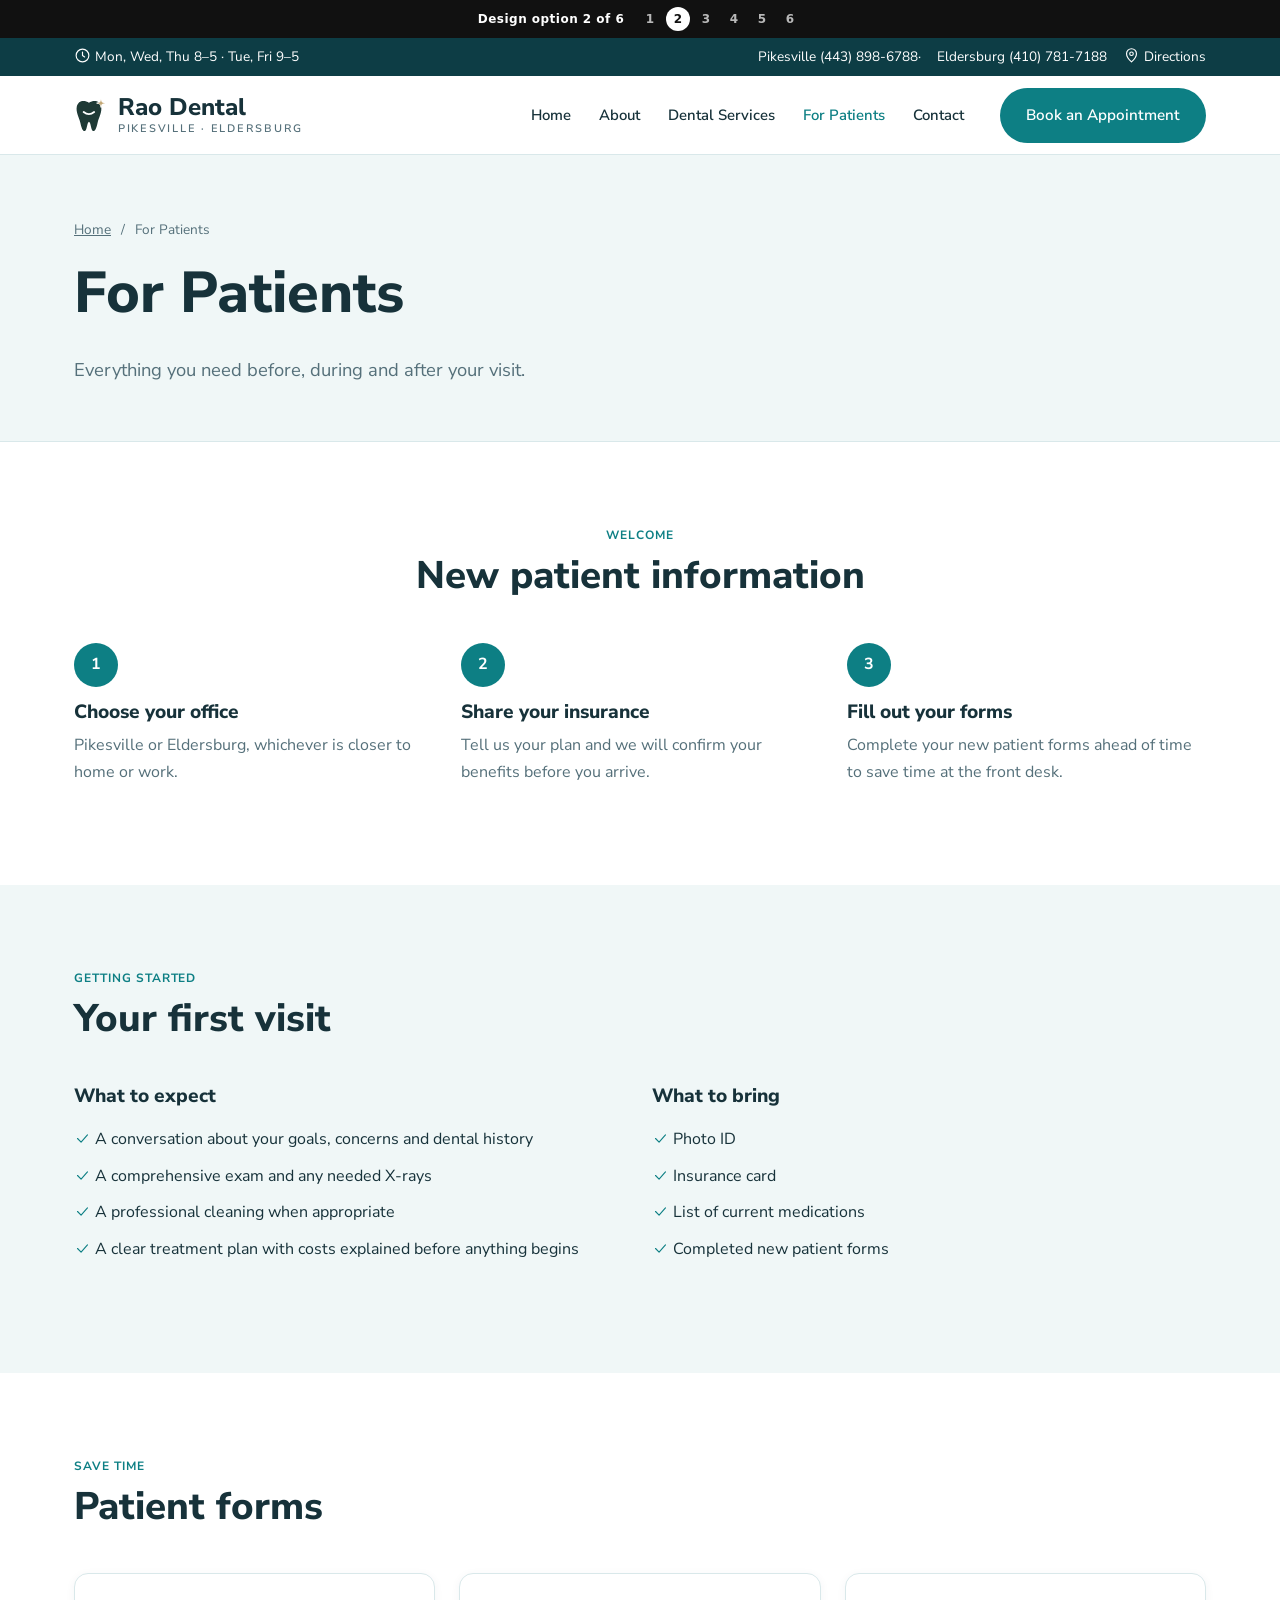
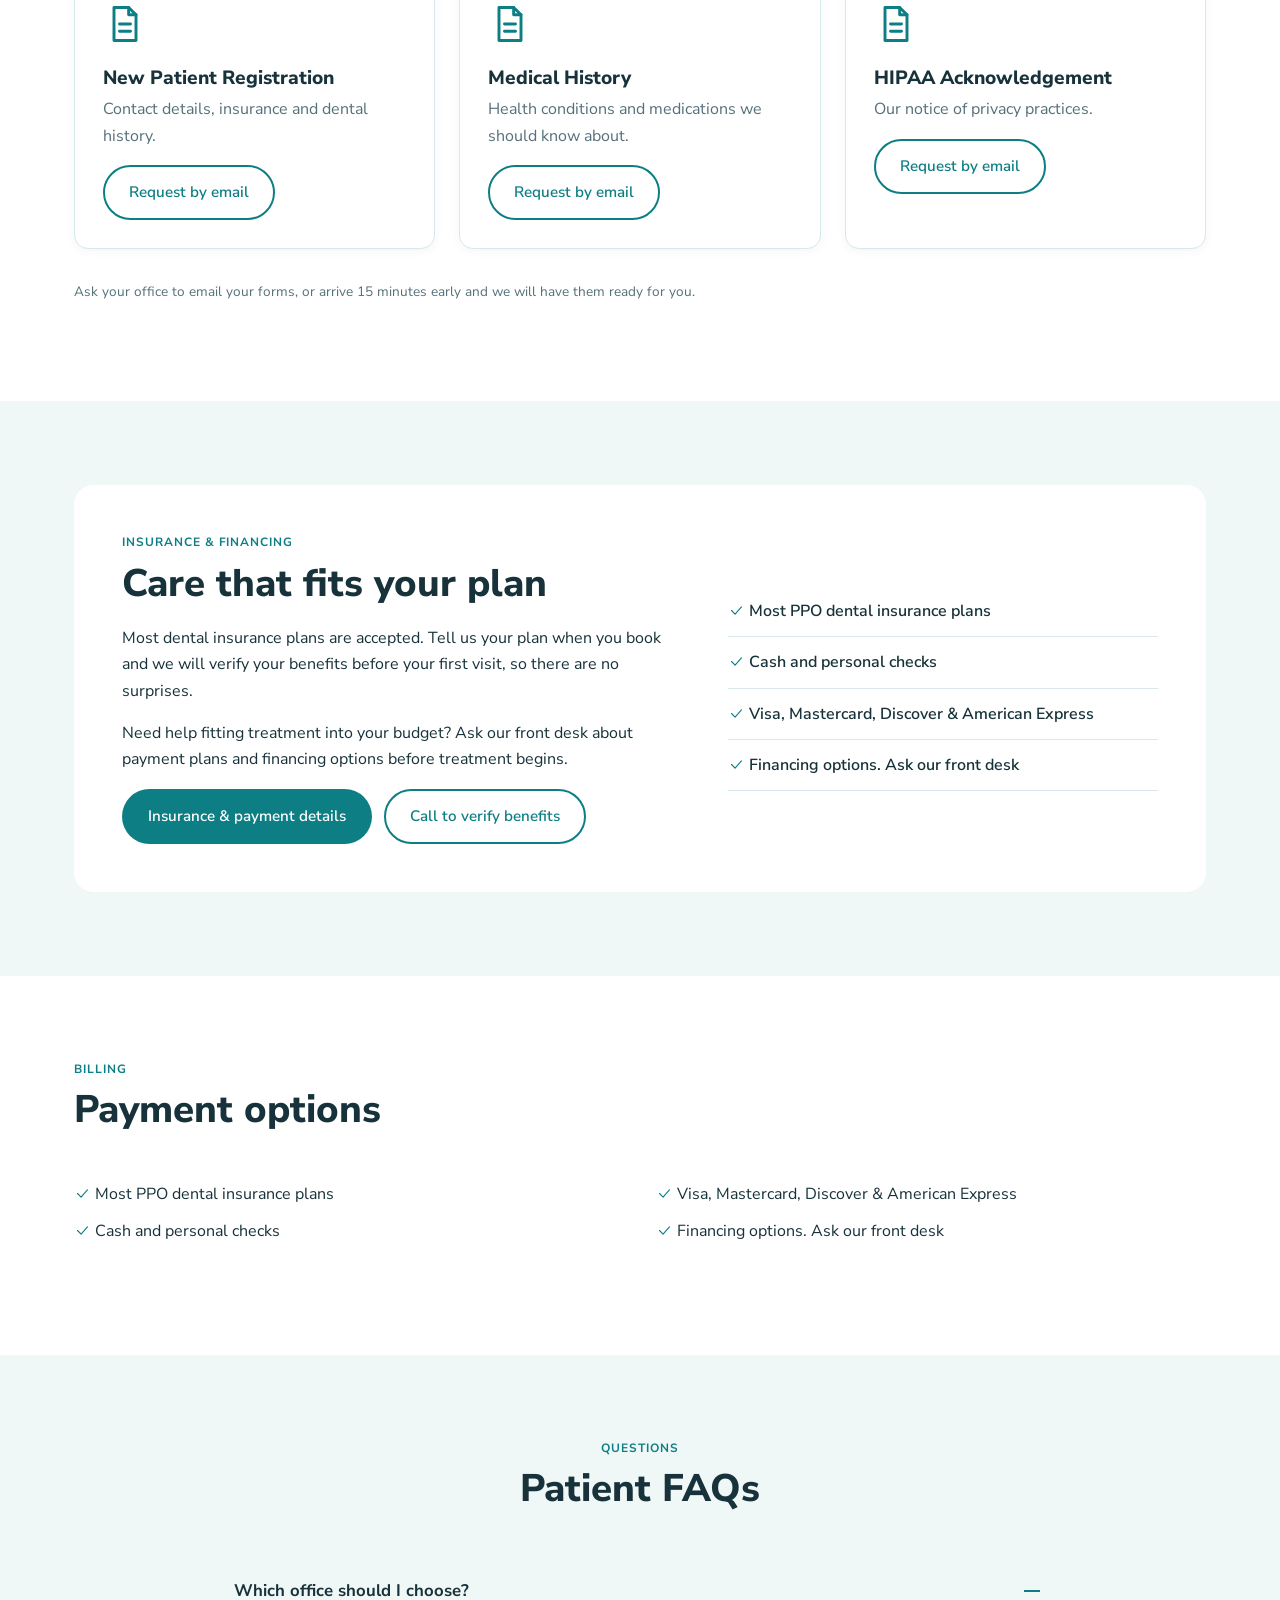
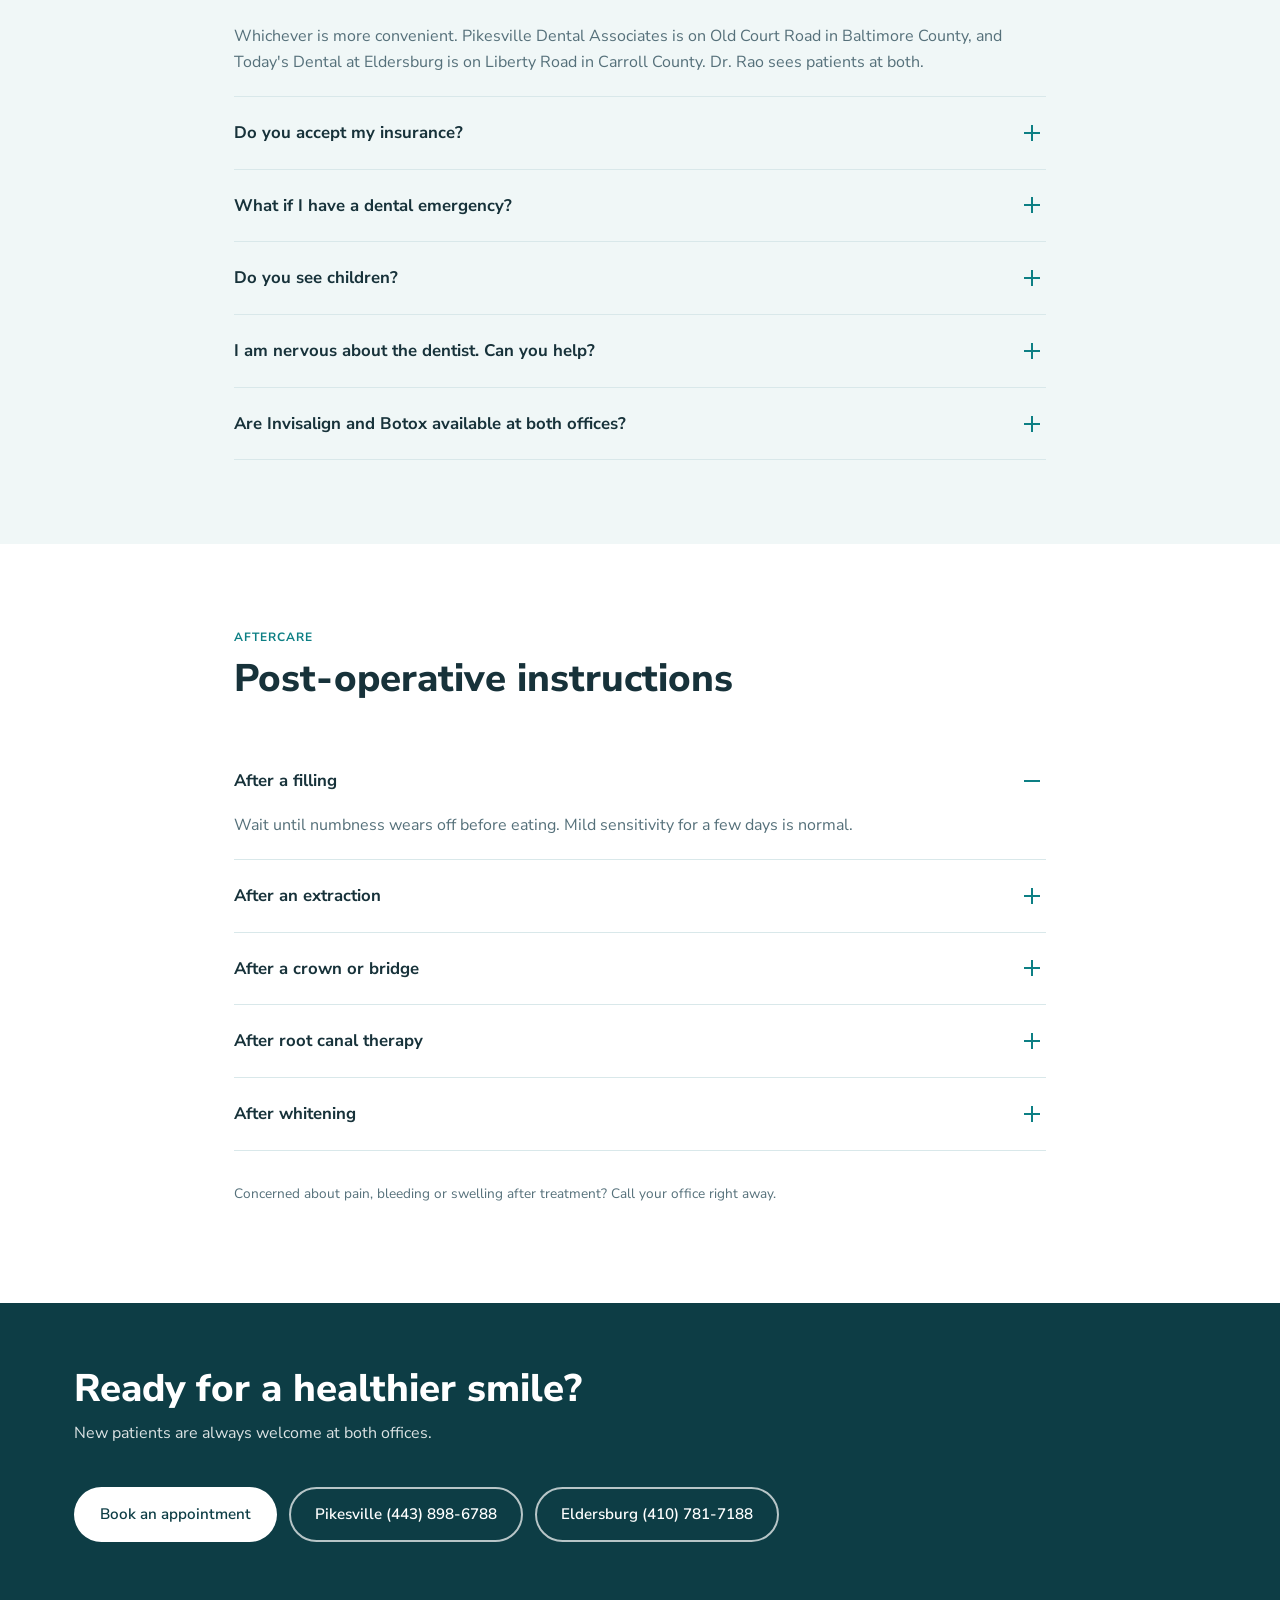
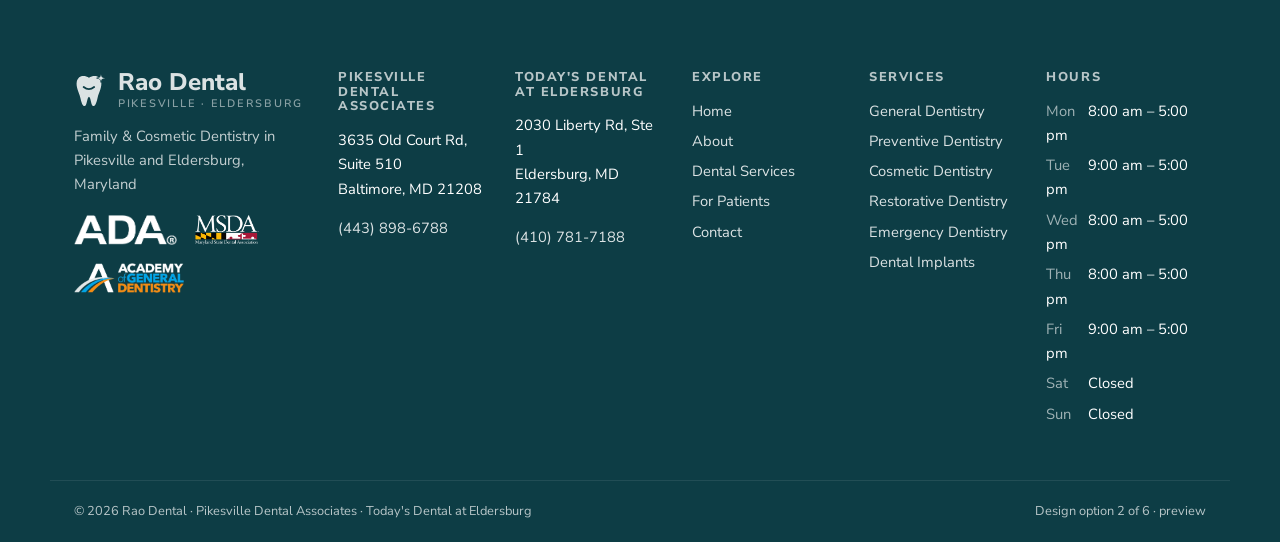
<file: patients.html>
<!doctype html><html lang="en"><head><meta charset="utf-8"><meta name="viewport" content="width=device-width,initial-scale=1">
<title>For Patients | Rao Dental</title><meta name="description" content="Family &amp; Cosmetic Dentistry in Pikesville and Eldersburg, Maryland"><meta name="robots" content="noindex">
<link rel="icon" href="img/rao-favicon.svg"><link rel="preconnect" href="https://fonts.googleapis.com"><link rel="preconnect" href="https://fonts.gstatic.com" crossorigin>
<link href="https://fonts.googleapis.com/css2?family=Nunito+Sans:wght@400;600;700;800&display=swap" rel="stylesheet"><link rel="stylesheet" href="css/site.css"></head>
<body class="style-2"><div class="switcher"><span>Design option 2 of 6</span><span class="sw-links"><a href="https://dundysm.github.io/style-1/patients.html">1</a><a href="https://dundysm.github.io/style-2/patients.html" aria-current="true">2</a><a href="https://dundysm.github.io/style-3/patients.html">3</a><a href="https://dundysm.github.io/style-4/patients.html">4</a><a href="https://dundysm.github.io/style-5/patients.html">5</a><a href="https://dundysm.github.io/style-6/patients.html">6</a></span></div><a class="skip" href="#main">Skip to content</a><div class="util"><div class="wrap"><span><svg class="ic sm" viewBox="0 0 24 24" fill="none" stroke="currentColor" stroke-width="1.6" stroke-linecap="round" stroke-linejoin="round" aria-hidden="true"><circle cx="12" cy="12" r="9"/><path d="M12 7v5l3 2"/></svg> Mon, Wed, Thu 8–5 · Tue, Fri 9–5</span><span class="util-r"><a href="tel:+14438986788">Pikesville (443) 898-6788</a> · <a href="tel:+14107817188">Eldersburg (410) 781-7188</a><a href="contact.html#location"><svg class="ic sm" viewBox="0 0 24 24" fill="none" stroke="currentColor" stroke-width="1.6" stroke-linecap="round" stroke-linejoin="round" aria-hidden="true"><path d="M12 21s-7-6.2-7-11.5a7 7 0 0 1 14 0C19 14.8 12 21 12 21z"/><circle cx="12" cy="9.5" r="2.5"/></svg> Directions</a></span></div></div><header class="site-header"><div class="wrap hdr"><a class="logo" href="index.html"><img src="img/rao-logo-mark.svg" alt="" class="logo-mark"><span>Rao Dental<small>Pikesville · Eldersburg</small></span></a><input type="checkbox" id="nav-t" class="nav-t" aria-label="Menu"><label for="nav-t" class="burger"><svg class="ic" viewBox="0 0 24 24" fill="none" stroke="currentColor" stroke-width="1.6" stroke-linecap="round" stroke-linejoin="round" aria-hidden="true"><path d="M4 7h16M4 12h16M4 17h16"/></svg></label><nav aria-label="Main"><ul class="nav"><li><a href="index.html">Home</a></li><li class="has-sub"><a href="about.html">About</a><ul class="sub"><li><a href="about.html#practice">About Our Practice</a></li><li><a href="about.html#team">Meet Our Dentist &amp; Team</a></li><li><a href="about.html#office">Our Office</a></li><li><a href="about.html#technology">Dental Technology</a></li><li><a href="about.html#philosophy">Our Philosophy</a></li></ul></li><li class="has-sub"><a href="services.html">Dental Services</a><ul class="sub"><li><a href="services.html#general">General Dentistry</a></li><li><a href="services.html#preventive">Preventive Dentistry</a></li><li><a href="services.html#cosmetic">Cosmetic Dentistry</a></li><li><a href="services.html#restorative">Restorative Dentistry</a></li><li><a href="services.html#emergency">Emergency Dentistry</a></li><li><a href="services.html#implants">Dental Implants</a></li><li><a href="services.html#periodontal">Periodontal Care</a></li><li><a href="services.html#orthodontics">Orthodontics</a></li><li><a href="services.html#sedation">Sedation Dentistry</a></li></ul></li><li class="has-sub"><a href="patients.html" aria-current="page">For Patients</a><ul class="sub"><li><a href="patients.html#new-patients">New Patient Information</a></li><li><a href="patients.html#first-visit">Your First Visit</a></li><li><a href="patients.html#forms">Patient Forms</a></li><li><a href="patients.html#insurance">Insurance &amp; Financing</a></li><li><a href="patients.html#payment">Payment Options</a></li><li><a href="patients.html#faq">Patient FAQs</a></li><li><a href="patients.html#post-op">Post-Operative Instructions</a></li></ul></li><li class="has-sub"><a href="contact.html">Contact</a><ul class="sub"><li><a href="contact.html#info">Contact Information</a></li><li><a href="contact.html#hours">Office Hours</a></li><li><a href="contact.html#location">Location &amp; Directions</a></li><li><a href="contact.html#appointment">Request an Appointment</a></li></ul></li></ul></nav><div class="hdr-cta"><a class="btn btn-primary" href="contact.html#appointment">Book an Appointment</a></div></div></header><main id="main"><section class="phero"><div class="wrap"><nav class="crumbs wrap" aria-label="Breadcrumb"><a href="index.html">Home</a> <span>/</span> For Patients</nav><h1>For Patients</h1><p>Everything you need before, during and after your visit.</p></div></section><section class="sec " id="new-patients"><div class="wrap"><header class="sec-head center"><p class="eyebrow">Welcome</p><h2>New patient information</h2></header><ol class="steps"><li><span class="step">1</span><h3>Choose your office</h3><p>Pikesville or Eldersburg, whichever is closer to home or work.</p></li><li><span class="step">2</span><h3>Share your insurance</h3><p>Tell us your plan and we will confirm your benefits before you arrive.</p></li><li><span class="step">3</span><h3>Fill out your forms</h3><p>Complete your new patient forms ahead of time to save time at the front desk.</p></li></ol></div></section><section class="sec alt" id="first-visit"><div class="wrap"><header class="sec-head"><p class="eyebrow">Getting started</p><h2>Your first visit</h2></header><div class="grid g2"><div><h3>What to expect</h3><ul class="checks"><li><svg class="ic sm" viewBox="0 0 24 24" fill="none" stroke="currentColor" stroke-width="1.6" stroke-linecap="round" stroke-linejoin="round" aria-hidden="true"><path d="M5 12l5 5 9-10"/></svg> A conversation about your goals, concerns and dental history</li><li><svg class="ic sm" viewBox="0 0 24 24" fill="none" stroke="currentColor" stroke-width="1.6" stroke-linecap="round" stroke-linejoin="round" aria-hidden="true"><path d="M5 12l5 5 9-10"/></svg> A comprehensive exam and any needed X-rays</li><li><svg class="ic sm" viewBox="0 0 24 24" fill="none" stroke="currentColor" stroke-width="1.6" stroke-linecap="round" stroke-linejoin="round" aria-hidden="true"><path d="M5 12l5 5 9-10"/></svg> A professional cleaning when appropriate</li><li><svg class="ic sm" viewBox="0 0 24 24" fill="none" stroke="currentColor" stroke-width="1.6" stroke-linecap="round" stroke-linejoin="round" aria-hidden="true"><path d="M5 12l5 5 9-10"/></svg> A clear treatment plan with costs explained before anything begins</li></ul></div><div><h3>What to bring</h3><ul class="checks"><li><svg class="ic sm" viewBox="0 0 24 24" fill="none" stroke="currentColor" stroke-width="1.6" stroke-linecap="round" stroke-linejoin="round" aria-hidden="true"><path d="M5 12l5 5 9-10"/></svg> Photo ID</li><li><svg class="ic sm" viewBox="0 0 24 24" fill="none" stroke="currentColor" stroke-width="1.6" stroke-linecap="round" stroke-linejoin="round" aria-hidden="true"><path d="M5 12l5 5 9-10"/></svg> Insurance card</li><li><svg class="ic sm" viewBox="0 0 24 24" fill="none" stroke="currentColor" stroke-width="1.6" stroke-linecap="round" stroke-linejoin="round" aria-hidden="true"><path d="M5 12l5 5 9-10"/></svg> List of current medications</li><li><svg class="ic sm" viewBox="0 0 24 24" fill="none" stroke="currentColor" stroke-width="1.6" stroke-linecap="round" stroke-linejoin="round" aria-hidden="true"><path d="M5 12l5 5 9-10"/></svg> Completed new patient forms</li></ul></div></div></div></section><section class="sec " id="forms"><div class="wrap"><header class="sec-head"><p class="eyebrow">Save time</p><h2>Patient forms</h2></header><div class="grid g3"><div class="card form-card"><div class="card-body"><svg class="ic big" viewBox="0 0 24 24" fill="none" stroke="currentColor" stroke-width="1.6" stroke-linecap="round" stroke-linejoin="round" aria-hidden="true"><path d="M6 3h8l4 4v14H6z"/><path d="M14 3v4h4M9 12h6M9 16h6"/></svg><h3>New Patient Registration</h3><p>Contact details, insurance and dental history.</p><a class="btn btn-ghost" href="contact.html#info">Request by email</a></div></div><div class="card form-card"><div class="card-body"><svg class="ic big" viewBox="0 0 24 24" fill="none" stroke="currentColor" stroke-width="1.6" stroke-linecap="round" stroke-linejoin="round" aria-hidden="true"><path d="M6 3h8l4 4v14H6z"/><path d="M14 3v4h4M9 12h6M9 16h6"/></svg><h3>Medical History</h3><p>Health conditions and medications we should know about.</p><a class="btn btn-ghost" href="contact.html#info">Request by email</a></div></div><div class="card form-card"><div class="card-body"><svg class="ic big" viewBox="0 0 24 24" fill="none" stroke="currentColor" stroke-width="1.6" stroke-linecap="round" stroke-linejoin="round" aria-hidden="true"><path d="M6 3h8l4 4v14H6z"/><path d="M14 3v4h4M9 12h6M9 16h6"/></svg><h3>HIPAA Acknowledgement</h3><p>Our notice of privacy practices.</p><a class="btn btn-ghost" href="contact.html#info">Request by email</a></div></div></div><p class="fine mt">Ask your office to email your forms, or arrive 15 minutes early and we will have them ready for you.</p></div></section><section class="sec alt" id="insurance"><div class="wrap"><div class="ins"><div class="ins-text"><p class="eyebrow">Insurance &amp; financing</p><h2>Care that fits your plan</h2><p>Most dental insurance plans are accepted. Tell us your plan when you book and we will verify your benefits before your first visit, so there are no surprises.</p><p>Need help fitting treatment into your budget? Ask our front desk about payment plans and financing options before treatment begins.</p><div class="btn-row"><a class="btn btn-primary" href="patients.html#insurance">Insurance &amp; payment details</a><a class="btn btn-ghost" href="tel:+14438986788">Call to verify benefits</a></div></div><ul class="ins-list"><li><svg class="ic sm" viewBox="0 0 24 24" fill="none" stroke="currentColor" stroke-width="1.6" stroke-linecap="round" stroke-linejoin="round" aria-hidden="true"><path d="M5 12l5 5 9-10"/></svg> Most PPO dental insurance plans</li><li><svg class="ic sm" viewBox="0 0 24 24" fill="none" stroke="currentColor" stroke-width="1.6" stroke-linecap="round" stroke-linejoin="round" aria-hidden="true"><path d="M5 12l5 5 9-10"/></svg> Cash and personal checks</li><li><svg class="ic sm" viewBox="0 0 24 24" fill="none" stroke="currentColor" stroke-width="1.6" stroke-linecap="round" stroke-linejoin="round" aria-hidden="true"><path d="M5 12l5 5 9-10"/></svg> Visa, Mastercard, Discover &amp; American Express</li><li><svg class="ic sm" viewBox="0 0 24 24" fill="none" stroke="currentColor" stroke-width="1.6" stroke-linecap="round" stroke-linejoin="round" aria-hidden="true"><path d="M5 12l5 5 9-10"/></svg> Financing options. Ask our front desk</li></ul></div></div></section><section class="sec " id="payment"><div class="wrap"><header class="sec-head"><p class="eyebrow">Billing</p><h2>Payment options</h2></header><ul class="checks cols"><li><svg class="ic sm" viewBox="0 0 24 24" fill="none" stroke="currentColor" stroke-width="1.6" stroke-linecap="round" stroke-linejoin="round" aria-hidden="true"><path d="M5 12l5 5 9-10"/></svg> Most PPO dental insurance plans</li><li><svg class="ic sm" viewBox="0 0 24 24" fill="none" stroke="currentColor" stroke-width="1.6" stroke-linecap="round" stroke-linejoin="round" aria-hidden="true"><path d="M5 12l5 5 9-10"/></svg> Cash and personal checks</li><li><svg class="ic sm" viewBox="0 0 24 24" fill="none" stroke="currentColor" stroke-width="1.6" stroke-linecap="round" stroke-linejoin="round" aria-hidden="true"><path d="M5 12l5 5 9-10"/></svg> Visa, Mastercard, Discover &amp; American Express</li><li><svg class="ic sm" viewBox="0 0 24 24" fill="none" stroke="currentColor" stroke-width="1.6" stroke-linecap="round" stroke-linejoin="round" aria-hidden="true"><path d="M5 12l5 5 9-10"/></svg> Financing options. Ask our front desk</li></ul></div></section><section class="sec alt narrow" id="faq"><div class="wrap"><header class="sec-head center"><p class="eyebrow">Questions</p><h2>Patient FAQs</h2></header><div class="faq"><details open><summary>Which office should I choose?<span class="plus" aria-hidden="true"></span></summary><p>Whichever is more convenient. Pikesville Dental Associates is on Old Court Road in Baltimore County, and Today&#x27;s Dental at Eldersburg is on Liberty Road in Carroll County. Dr. Rao sees patients at both.</p></details><details><summary>Do you accept my insurance?<span class="plus" aria-hidden="true"></span></summary><p>Most dental insurance plans are accepted. Tell us your plan when you book and we will verify your coverage before you come in.</p></details><details><summary>What if I have a dental emergency?<span class="plus" aria-hidden="true"></span></summary><p>Call your office right away. We strive to see emergency patients within the same business day whenever possible.</p></details><details><summary>Do you see children?<span class="plus" aria-hidden="true"></span></summary><p>Yes. We care for children, teens and adults, and we keep first visits friendly and relaxed.</p></details><details><summary>I am nervous about the dentist. Can you help?<span class="plus" aria-hidden="true"></span></summary><p>Absolutely. Dr. Rao is experienced with anxious patients. We explain each step, you set the pace, and we pause whenever you ask.</p></details><details><summary>Are Invisalign and Botox available at both offices?<span class="plus" aria-hidden="true"></span></summary><p>Please call the office you plan to visit and our team will confirm availability and schedule a consultation.</p></details></div></div></section><section class="sec narrow" id="post-op"><div class="wrap"><header class="sec-head"><p class="eyebrow">Aftercare</p><h2>Post-operative instructions</h2></header><div class="faq"><details open><summary>After a filling<span class="plus" aria-hidden="true"></span></summary><p>Wait until numbness wears off before eating. Mild sensitivity for a few days is normal.</p></details><details><summary>After an extraction<span class="plus" aria-hidden="true"></span></summary><p>Bite on gauze for 30–45 minutes. Avoid straws, smoking and spitting for 24 hours.</p></details><details><summary>After a crown or bridge<span class="plus" aria-hidden="true"></span></summary><p>Avoid sticky or hard foods on a temporary crown. Call us if it comes loose.</p></details><details><summary>After root canal therapy<span class="plus" aria-hidden="true"></span></summary><p>Some tenderness is normal for a few days. Take medication as directed.</p></details><details><summary>After whitening<span class="plus" aria-hidden="true"></span></summary><p>Avoid coffee, tea and red wine for 48 hours to protect your results.</p></details></div><p class="fine mt">Concerned about pain, bleeding or swelling after treatment? Call your office right away.</p></div></section><section class="cta-band"><div class="wrap"><div><h2>Ready for a healthier smile?</h2><p>New patients are always welcome at both offices.</p></div><div class="btn-row"><a class="btn btn-light" href="contact.html#appointment">Book an appointment</a><a class="btn btn-outline-light" href="tel:+14438986788">Pikesville (443) 898-6788</a><a class="btn btn-outline-light" href="tel:+14107817188">Eldersburg (410) 781-7188</a></div></div></section></main><footer class="site-footer"><div class="wrap fgrid"><div class="fbrand"><a class="logo" href="index.html"><img src="img/rao-logo-mark.svg" alt="" class="logo-mark"><span>Rao Dental<small>Pikesville · Eldersburg</small></span></a><p>Family &amp; Cosmetic Dentistry in Pikesville and Eldersburg, Maryland</p><div class="badges"><img src="img/assoc-ada-white.png" alt="ADA member" loading="lazy"><img src="img/assoc-msda-white.png" alt="MSDA member" loading="lazy"><img src="img/assoc-agd-white.png" alt="AGD member" loading="lazy"></div></div><div><h4>Pikesville Dental Associates</h4><p>3635 Old Court Rd, Suite 510<br>Baltimore, MD 21208</p><p><a href="tel:+14438986788">(443) 898-6788</a></p></div><div><h4>Today&#x27;s Dental at Eldersburg</h4><p>2030 Liberty Rd, Ste 1<br>Eldersburg, MD 21784</p><p><a href="tel:+14107817188">(410) 781-7188</a></p></div><div><h4>Explore</h4><ul><li><a href="index.html">Home</a></li><li><a href="about.html">About</a></li><li><a href="services.html">Dental Services</a></li><li><a href="patients.html">For Patients</a></li><li><a href="contact.html">Contact</a></li></ul></div><div><h4>Services</h4><ul><li><a href="services.html#general">General Dentistry</a></li><li><a href="services.html#preventive">Preventive Dentistry</a></li><li><a href="services.html#cosmetic">Cosmetic Dentistry</a></li><li><a href="services.html#restorative">Restorative Dentistry</a></li><li><a href="services.html#emergency">Emergency Dentistry</a></li><li><a href="services.html#implants">Dental Implants</a></li></ul></div><div><h4>Hours</h4><ul class="fh"><li><span>Mon</span> 8:00 am – 5:00 pm</li><li><span>Tue</span> 9:00 am – 5:00 pm</li><li><span>Wed</span> 8:00 am – 5:00 pm</li><li><span>Thu</span> 8:00 am – 5:00 pm</li><li><span>Fri</span> 9:00 am – 5:00 pm</li><li><span>Sat</span> Closed</li><li><span>Sun</span> Closed</li></ul></div></div><div class="wrap fbot"><span>© 2026 Rao Dental · Pikesville Dental Associates · Today's Dental at Eldersburg</span><span>Design option 2 of 6 · preview</span></div></footer><div class="sticky-bar"><a href="tel:+14438986788"><svg class="ic sm" viewBox="0 0 24 24" fill="none" stroke="currentColor" stroke-width="1.6" stroke-linecap="round" stroke-linejoin="round" aria-hidden="true"><path d="M5 4h4l2 5-2.5 1.5a11 11 0 0 0 5 5L15 13l5 2v4a2 2 0 0 1-2 2A16 16 0 0 1 3 6a2 2 0 0 1 2-2z"/></svg> Call</a><a class="primary" href="contact.html#appointment"><svg class="ic sm" viewBox="0 0 24 24" fill="none" stroke="currentColor" stroke-width="1.6" stroke-linecap="round" stroke-linejoin="round" aria-hidden="true"><rect x="3" y="5" width="18" height="16" rx="2"/><path d="M3 10h18M8 3v4M16 3v4"/></svg> Book</a></div></body></html>
</file>
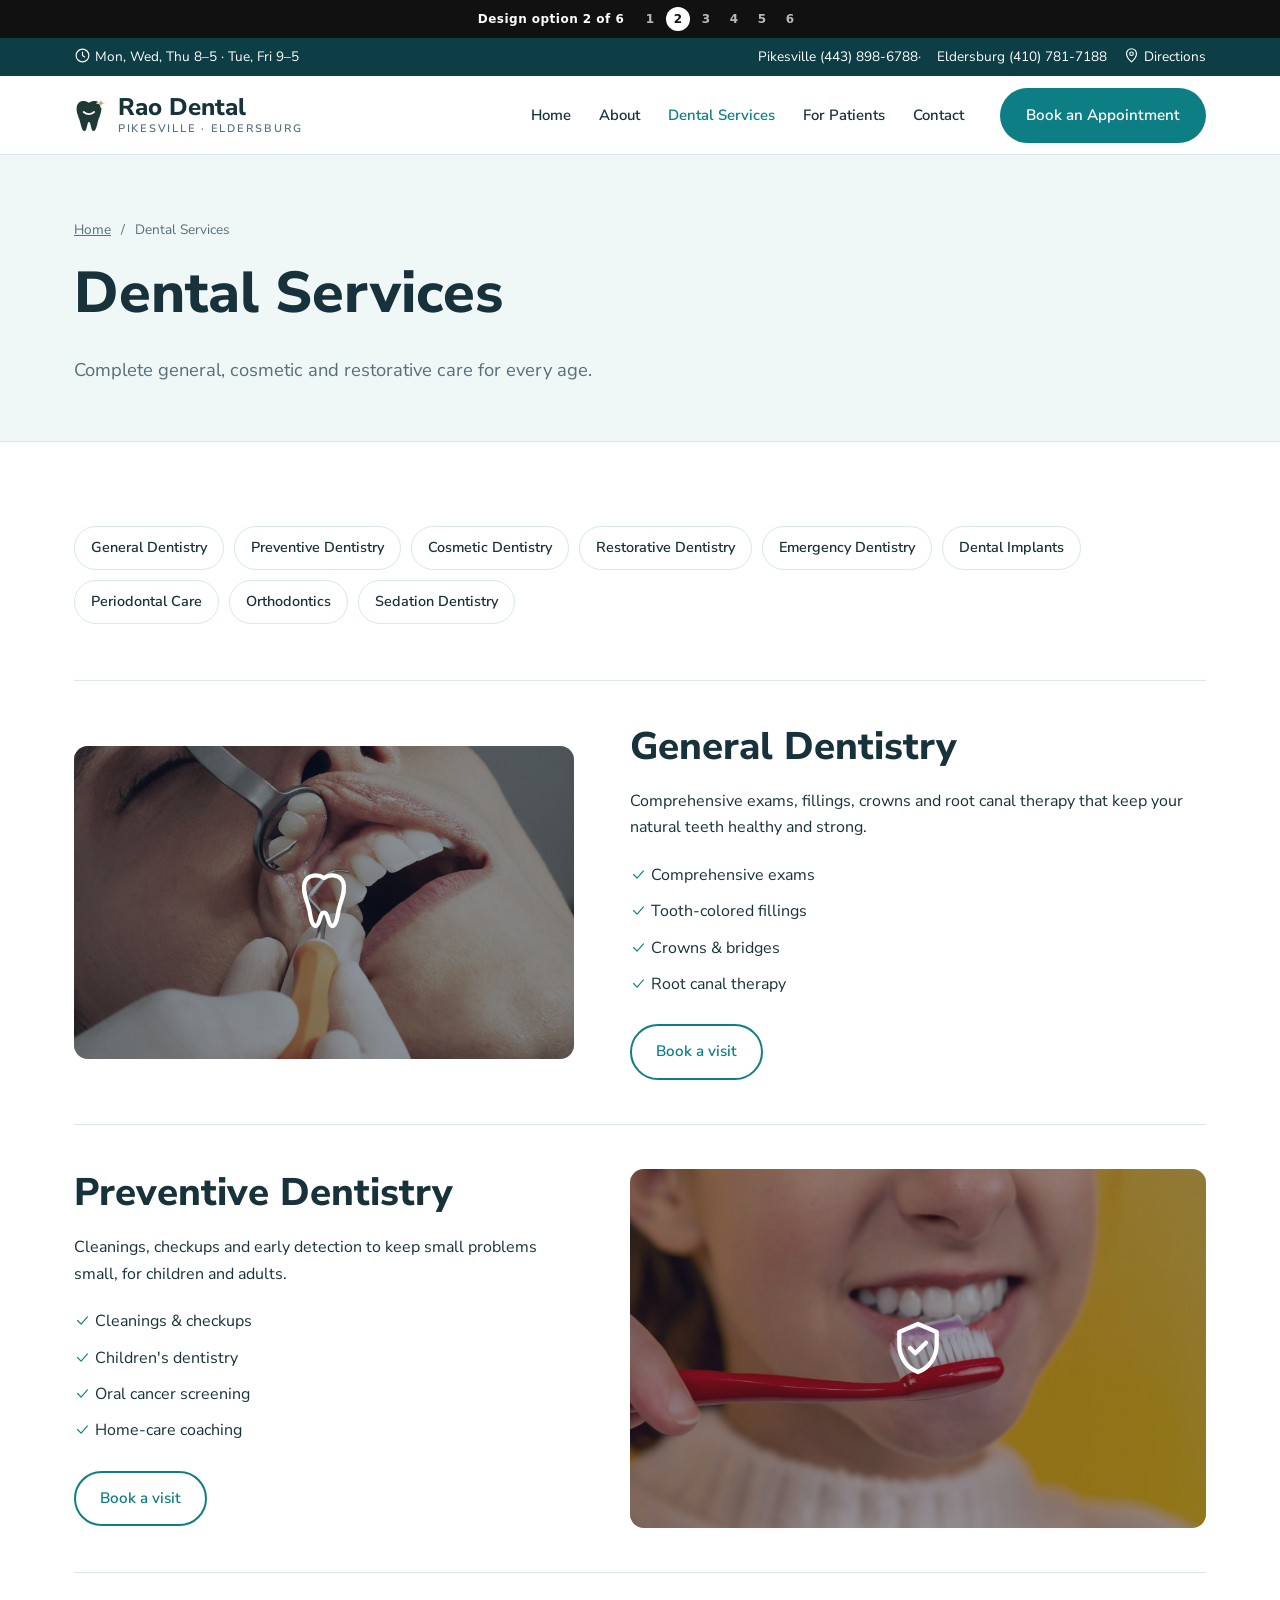
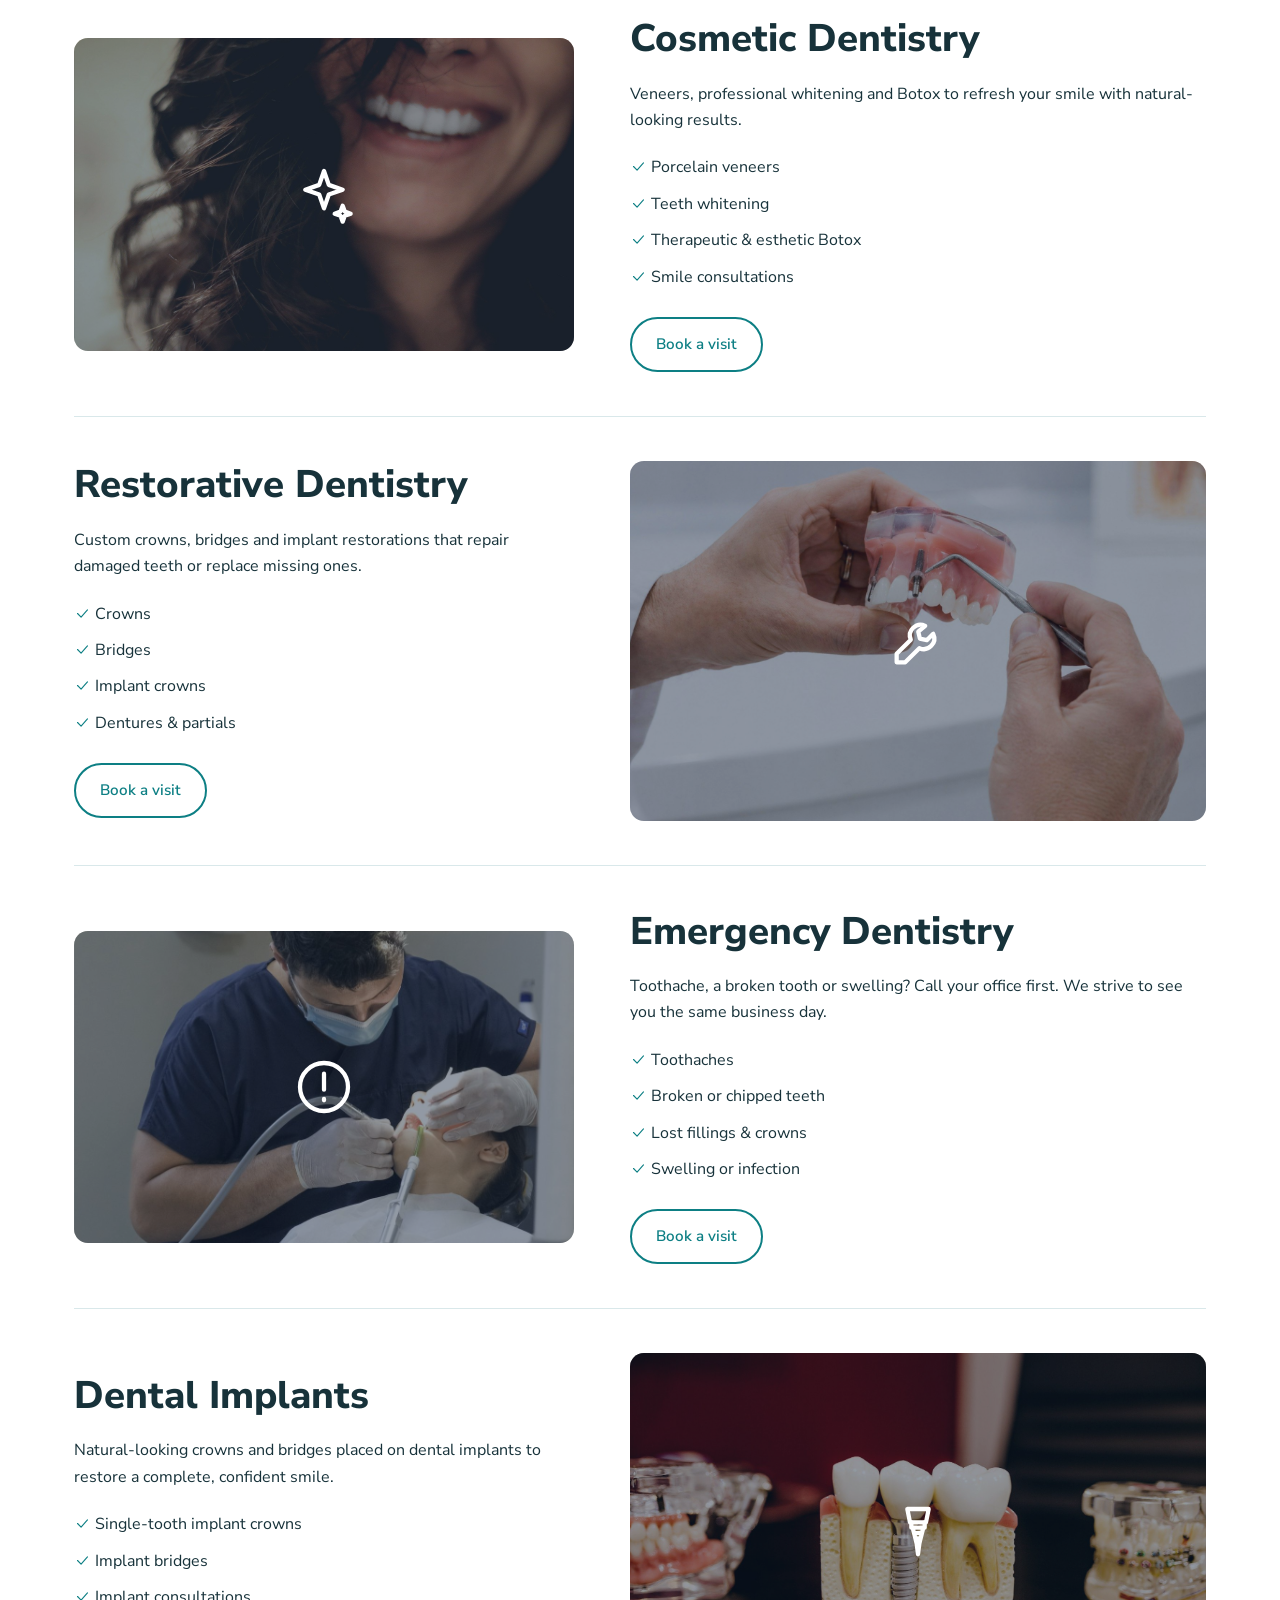
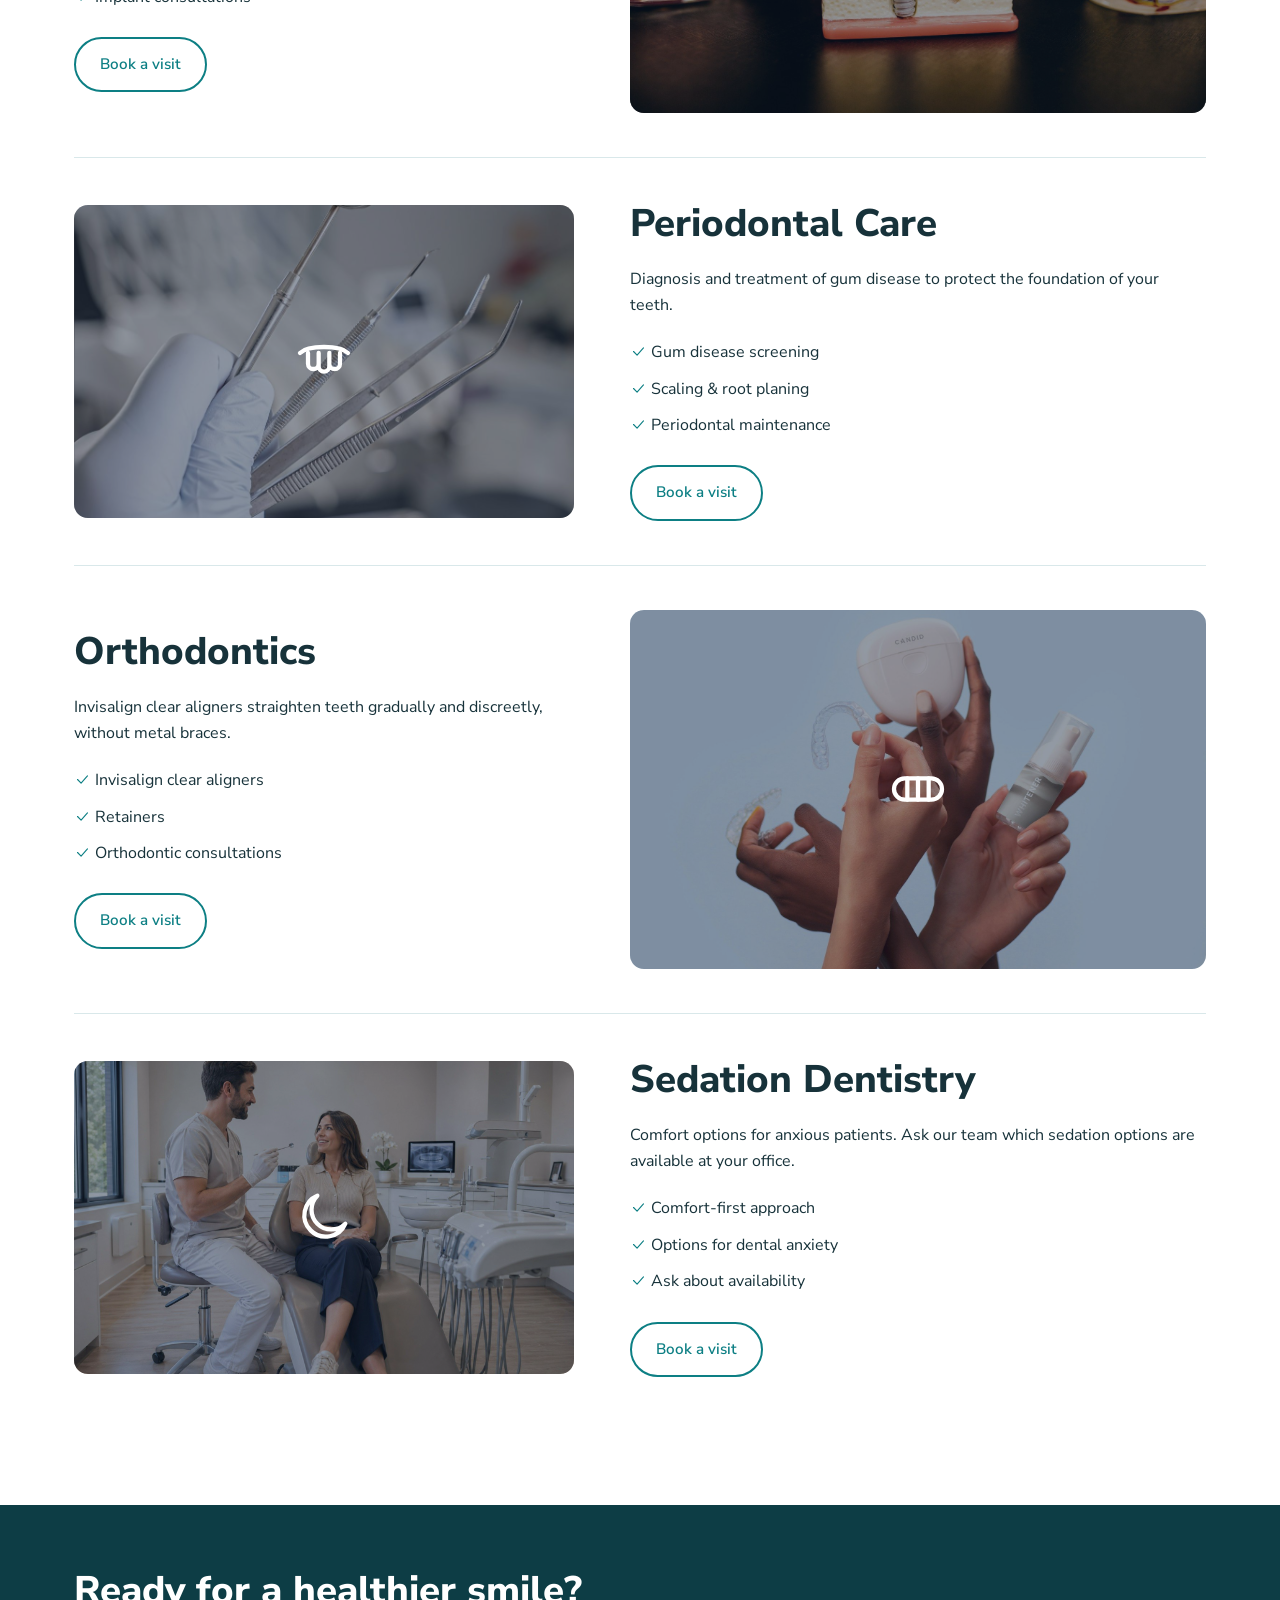
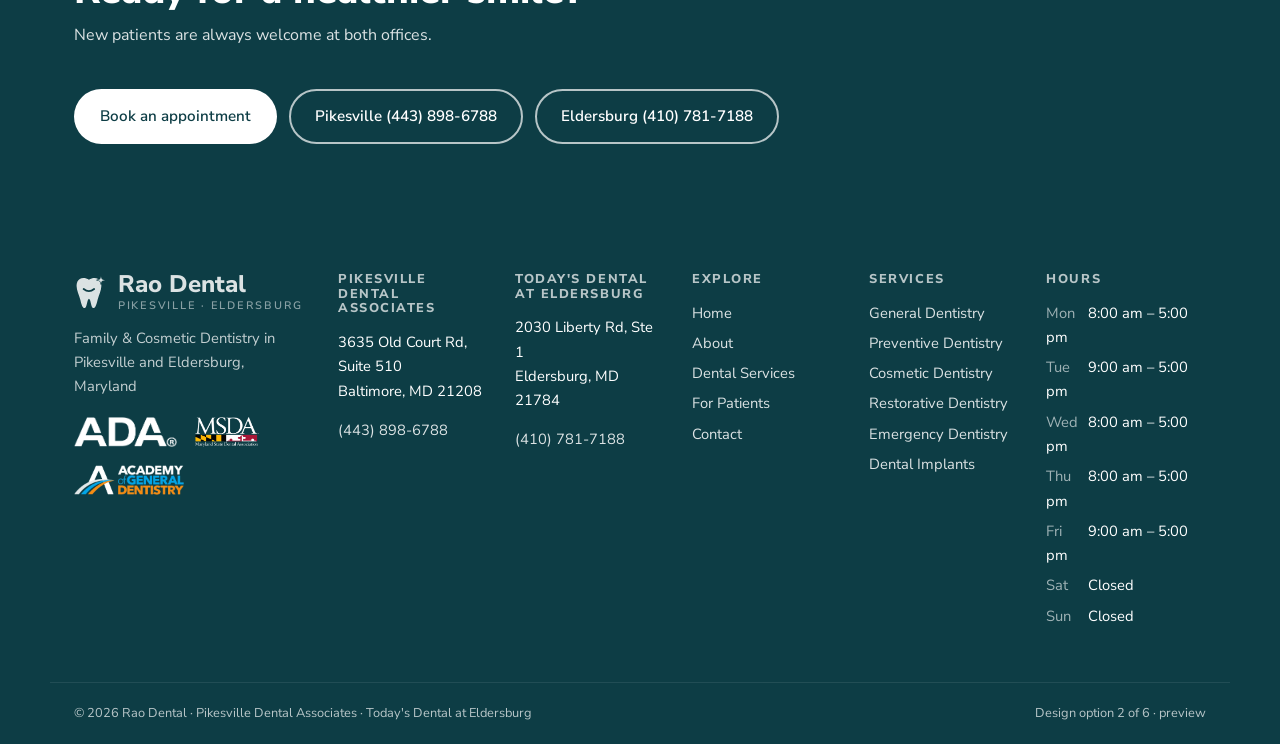
<file: services.html>
<!doctype html><html lang="en"><head><meta charset="utf-8"><meta name="viewport" content="width=device-width,initial-scale=1">
<title>Dental Services | Rao Dental</title><meta name="description" content="Family &amp; Cosmetic Dentistry in Pikesville and Eldersburg, Maryland"><meta name="robots" content="noindex">
<link rel="icon" href="img/rao-favicon.svg"><link rel="preconnect" href="https://fonts.googleapis.com"><link rel="preconnect" href="https://fonts.gstatic.com" crossorigin>
<link href="https://fonts.googleapis.com/css2?family=Nunito+Sans:wght@400;600;700;800&display=swap" rel="stylesheet"><link rel="stylesheet" href="css/site.css"></head>
<body class="style-2"><div class="switcher"><span>Design option 2 of 6</span><span class="sw-links"><a href="https://dundysm.github.io/style-1/services.html">1</a><a href="https://dundysm.github.io/style-2/services.html" aria-current="true">2</a><a href="https://dundysm.github.io/style-3/services.html">3</a><a href="https://dundysm.github.io/style-4/services.html">4</a><a href="https://dundysm.github.io/style-5/services.html">5</a><a href="https://dundysm.github.io/style-6/services.html">6</a></span></div><a class="skip" href="#main">Skip to content</a><div class="util"><div class="wrap"><span><svg class="ic sm" viewBox="0 0 24 24" fill="none" stroke="currentColor" stroke-width="1.6" stroke-linecap="round" stroke-linejoin="round" aria-hidden="true"><circle cx="12" cy="12" r="9"/><path d="M12 7v5l3 2"/></svg> Mon, Wed, Thu 8–5 · Tue, Fri 9–5</span><span class="util-r"><a href="tel:+14438986788">Pikesville (443) 898-6788</a> · <a href="tel:+14107817188">Eldersburg (410) 781-7188</a><a href="contact.html#location"><svg class="ic sm" viewBox="0 0 24 24" fill="none" stroke="currentColor" stroke-width="1.6" stroke-linecap="round" stroke-linejoin="round" aria-hidden="true"><path d="M12 21s-7-6.2-7-11.5a7 7 0 0 1 14 0C19 14.8 12 21 12 21z"/><circle cx="12" cy="9.5" r="2.5"/></svg> Directions</a></span></div></div><header class="site-header"><div class="wrap hdr"><a class="logo" href="index.html"><img src="img/rao-logo-mark.svg" alt="" class="logo-mark"><span>Rao Dental<small>Pikesville · Eldersburg</small></span></a><input type="checkbox" id="nav-t" class="nav-t" aria-label="Menu"><label for="nav-t" class="burger"><svg class="ic" viewBox="0 0 24 24" fill="none" stroke="currentColor" stroke-width="1.6" stroke-linecap="round" stroke-linejoin="round" aria-hidden="true"><path d="M4 7h16M4 12h16M4 17h16"/></svg></label><nav aria-label="Main"><ul class="nav"><li><a href="index.html">Home</a></li><li class="has-sub"><a href="about.html">About</a><ul class="sub"><li><a href="about.html#practice">About Our Practice</a></li><li><a href="about.html#team">Meet Our Dentist &amp; Team</a></li><li><a href="about.html#office">Our Office</a></li><li><a href="about.html#technology">Dental Technology</a></li><li><a href="about.html#philosophy">Our Philosophy</a></li></ul></li><li class="has-sub"><a href="services.html" aria-current="page">Dental Services</a><ul class="sub"><li><a href="services.html#general">General Dentistry</a></li><li><a href="services.html#preventive">Preventive Dentistry</a></li><li><a href="services.html#cosmetic">Cosmetic Dentistry</a></li><li><a href="services.html#restorative">Restorative Dentistry</a></li><li><a href="services.html#emergency">Emergency Dentistry</a></li><li><a href="services.html#implants">Dental Implants</a></li><li><a href="services.html#periodontal">Periodontal Care</a></li><li><a href="services.html#orthodontics">Orthodontics</a></li><li><a href="services.html#sedation">Sedation Dentistry</a></li></ul></li><li class="has-sub"><a href="patients.html">For Patients</a><ul class="sub"><li><a href="patients.html#new-patients">New Patient Information</a></li><li><a href="patients.html#first-visit">Your First Visit</a></li><li><a href="patients.html#forms">Patient Forms</a></li><li><a href="patients.html#insurance">Insurance &amp; Financing</a></li><li><a href="patients.html#payment">Payment Options</a></li><li><a href="patients.html#faq">Patient FAQs</a></li><li><a href="patients.html#post-op">Post-Operative Instructions</a></li></ul></li><li class="has-sub"><a href="contact.html">Contact</a><ul class="sub"><li><a href="contact.html#info">Contact Information</a></li><li><a href="contact.html#hours">Office Hours</a></li><li><a href="contact.html#location">Location &amp; Directions</a></li><li><a href="contact.html#appointment">Request an Appointment</a></li></ul></li></ul></nav><div class="hdr-cta"><a class="btn btn-primary" href="contact.html#appointment">Book an Appointment</a></div></div></header><main id="main"><section class="phero"><div class="wrap"><nav class="crumbs wrap" aria-label="Breadcrumb"><a href="index.html">Home</a> <span>/</span> Dental Services</nav><h1>Dental Services</h1><p>Complete general, cosmetic and restorative care for every age.</p></div></section><section class="sec svc-list"><div class="wrap"><div class="jump"><a href="#general">General Dentistry</a><a href="#preventive">Preventive Dentistry</a><a href="#cosmetic">Cosmetic Dentistry</a><a href="#restorative">Restorative Dentistry</a><a href="#emergency">Emergency Dentistry</a><a href="#implants">Dental Implants</a><a href="#periodontal">Periodontal Care</a><a href="#orthodontics">Orthodontics</a><a href="#sedation">Sedation Dentistry</a></div><article class="svc-row" id="general"><div class="svc-row-media" style="background-image:url(img/svc-general.jpg)"><svg class="ic big" viewBox="0 0 24 24" fill="none" stroke="currentColor" stroke-width="1.6" stroke-linecap="round" stroke-linejoin="round" aria-hidden="true"><path d="M12 3c-2-1.4-6-1.6-7.2 1.6C3.6 8 6 12 6.6 15.5c.5 3 1 5.5 2.3 5.5 1.6 0 1.4-5 3.1-5s1.5 5 3.1 5c1.3 0 1.8-2.5 2.3-5.5C18 12 20.4 8 19.2 4.6 18 1.4 14 1.6 12 3z"/></svg></div><div class="svc-row-text"><h2>General Dentistry</h2><p>Comprehensive exams, fillings, crowns and root canal therapy that keep your natural teeth healthy and strong.</p><ul class="checks"><li><svg class="ic sm" viewBox="0 0 24 24" fill="none" stroke="currentColor" stroke-width="1.6" stroke-linecap="round" stroke-linejoin="round" aria-hidden="true"><path d="M5 12l5 5 9-10"/></svg> Comprehensive exams</li><li><svg class="ic sm" viewBox="0 0 24 24" fill="none" stroke="currentColor" stroke-width="1.6" stroke-linecap="round" stroke-linejoin="round" aria-hidden="true"><path d="M5 12l5 5 9-10"/></svg> Tooth-colored fillings</li><li><svg class="ic sm" viewBox="0 0 24 24" fill="none" stroke="currentColor" stroke-width="1.6" stroke-linecap="round" stroke-linejoin="round" aria-hidden="true"><path d="M5 12l5 5 9-10"/></svg> Crowns &amp; bridges</li><li><svg class="ic sm" viewBox="0 0 24 24" fill="none" stroke="currentColor" stroke-width="1.6" stroke-linecap="round" stroke-linejoin="round" aria-hidden="true"><path d="M5 12l5 5 9-10"/></svg> Root canal therapy</li></ul><a class="btn btn-ghost" href="contact.html#appointment">Book a visit</a></div></article><article class="svc-row rev" id="preventive"><div class="svc-row-media" style="background-image:url(img/svc-preventive.jpg)"><svg class="ic big" viewBox="0 0 24 24" fill="none" stroke="currentColor" stroke-width="1.6" stroke-linecap="round" stroke-linejoin="round" aria-hidden="true"><path d="M12 3l7 3v5c0 4.5-3 8.5-7 10-4-1.5-7-5.5-7-10V6l7-3z"/><path d="M9 12l2 2 4-4"/></svg></div><div class="svc-row-text"><h2>Preventive Dentistry</h2><p>Cleanings, checkups and early detection to keep small problems small, for children and adults.</p><ul class="checks"><li><svg class="ic sm" viewBox="0 0 24 24" fill="none" stroke="currentColor" stroke-width="1.6" stroke-linecap="round" stroke-linejoin="round" aria-hidden="true"><path d="M5 12l5 5 9-10"/></svg> Cleanings &amp; checkups</li><li><svg class="ic sm" viewBox="0 0 24 24" fill="none" stroke="currentColor" stroke-width="1.6" stroke-linecap="round" stroke-linejoin="round" aria-hidden="true"><path d="M5 12l5 5 9-10"/></svg> Children&#x27;s dentistry</li><li><svg class="ic sm" viewBox="0 0 24 24" fill="none" stroke="currentColor" stroke-width="1.6" stroke-linecap="round" stroke-linejoin="round" aria-hidden="true"><path d="M5 12l5 5 9-10"/></svg> Oral cancer screening</li><li><svg class="ic sm" viewBox="0 0 24 24" fill="none" stroke="currentColor" stroke-width="1.6" stroke-linecap="round" stroke-linejoin="round" aria-hidden="true"><path d="M5 12l5 5 9-10"/></svg> Home-care coaching</li></ul><a class="btn btn-ghost" href="contact.html#appointment">Book a visit</a></div></article><article class="svc-row" id="cosmetic"><div class="svc-row-media" style="background-image:url(img/svc-cosmetic.jpg)"><svg class="ic big" viewBox="0 0 24 24" fill="none" stroke="currentColor" stroke-width="1.6" stroke-linecap="round" stroke-linejoin="round" aria-hidden="true"><path d="M12 3l1.8 5.2L19 10l-5.2 1.8L12 17l-1.8-5.2L5 10l5.2-1.8L12 3z"/><path d="M19 16l.8 2.2L22 19l-2.2.8L19 22l-.8-2.2L16 19l2.2-.8z"/></svg></div><div class="svc-row-text"><h2>Cosmetic Dentistry</h2><p>Veneers, professional whitening and Botox to refresh your smile with natural-looking results.</p><ul class="checks"><li><svg class="ic sm" viewBox="0 0 24 24" fill="none" stroke="currentColor" stroke-width="1.6" stroke-linecap="round" stroke-linejoin="round" aria-hidden="true"><path d="M5 12l5 5 9-10"/></svg> Porcelain veneers</li><li><svg class="ic sm" viewBox="0 0 24 24" fill="none" stroke="currentColor" stroke-width="1.6" stroke-linecap="round" stroke-linejoin="round" aria-hidden="true"><path d="M5 12l5 5 9-10"/></svg> Teeth whitening</li><li><svg class="ic sm" viewBox="0 0 24 24" fill="none" stroke="currentColor" stroke-width="1.6" stroke-linecap="round" stroke-linejoin="round" aria-hidden="true"><path d="M5 12l5 5 9-10"/></svg> Therapeutic &amp; esthetic Botox</li><li><svg class="ic sm" viewBox="0 0 24 24" fill="none" stroke="currentColor" stroke-width="1.6" stroke-linecap="round" stroke-linejoin="round" aria-hidden="true"><path d="M5 12l5 5 9-10"/></svg> Smile consultations</li></ul><a class="btn btn-ghost" href="contact.html#appointment">Book a visit</a></div></article><article class="svc-row rev" id="restorative"><div class="svc-row-media" style="background-image:url(img/svc-restorative.jpg)"><svg class="ic big" viewBox="0 0 24 24" fill="none" stroke="currentColor" stroke-width="1.6" stroke-linecap="round" stroke-linejoin="round" aria-hidden="true"><path d="M14.7 6.3a4 4 0 0 0-5.4 5.2L4 16.8V20h3.2l5.3-5.3a4 4 0 0 0 5.2-5.4l-2.4 2.4-2.6-.6-.6-2.6 2.6-2.2z"/></svg></div><div class="svc-row-text"><h2>Restorative Dentistry</h2><p>Custom crowns, bridges and implant restorations that repair damaged teeth or replace missing ones.</p><ul class="checks"><li><svg class="ic sm" viewBox="0 0 24 24" fill="none" stroke="currentColor" stroke-width="1.6" stroke-linecap="round" stroke-linejoin="round" aria-hidden="true"><path d="M5 12l5 5 9-10"/></svg> Crowns</li><li><svg class="ic sm" viewBox="0 0 24 24" fill="none" stroke="currentColor" stroke-width="1.6" stroke-linecap="round" stroke-linejoin="round" aria-hidden="true"><path d="M5 12l5 5 9-10"/></svg> Bridges</li><li><svg class="ic sm" viewBox="0 0 24 24" fill="none" stroke="currentColor" stroke-width="1.6" stroke-linecap="round" stroke-linejoin="round" aria-hidden="true"><path d="M5 12l5 5 9-10"/></svg> Implant crowns</li><li><svg class="ic sm" viewBox="0 0 24 24" fill="none" stroke="currentColor" stroke-width="1.6" stroke-linecap="round" stroke-linejoin="round" aria-hidden="true"><path d="M5 12l5 5 9-10"/></svg> Dentures &amp; partials</li></ul><a class="btn btn-ghost" href="contact.html#appointment">Book a visit</a></div></article><article class="svc-row" id="emergency"><div class="svc-row-media" style="background-image:url(img/svc-emergency.jpg)"><svg class="ic big" viewBox="0 0 24 24" fill="none" stroke="currentColor" stroke-width="1.6" stroke-linecap="round" stroke-linejoin="round" aria-hidden="true"><circle cx="12" cy="12" r="9"/><path d="M12 7v6M12 16.5v.5"/></svg></div><div class="svc-row-text"><h2>Emergency Dentistry</h2><p>Toothache, a broken tooth or swelling? Call your office first. We strive to see you the same business day.</p><ul class="checks"><li><svg class="ic sm" viewBox="0 0 24 24" fill="none" stroke="currentColor" stroke-width="1.6" stroke-linecap="round" stroke-linejoin="round" aria-hidden="true"><path d="M5 12l5 5 9-10"/></svg> Toothaches</li><li><svg class="ic sm" viewBox="0 0 24 24" fill="none" stroke="currentColor" stroke-width="1.6" stroke-linecap="round" stroke-linejoin="round" aria-hidden="true"><path d="M5 12l5 5 9-10"/></svg> Broken or chipped teeth</li><li><svg class="ic sm" viewBox="0 0 24 24" fill="none" stroke="currentColor" stroke-width="1.6" stroke-linecap="round" stroke-linejoin="round" aria-hidden="true"><path d="M5 12l5 5 9-10"/></svg> Lost fillings &amp; crowns</li><li><svg class="ic sm" viewBox="0 0 24 24" fill="none" stroke="currentColor" stroke-width="1.6" stroke-linecap="round" stroke-linejoin="round" aria-hidden="true"><path d="M5 12l5 5 9-10"/></svg> Swelling or infection</li></ul><a class="btn btn-ghost" href="contact.html#appointment">Book a visit</a></div></article><article class="svc-row rev" id="implants"><div class="svc-row-media" style="background-image:url(img/svc-implants.jpg)"><svg class="ic big" viewBox="0 0 24 24" fill="none" stroke="currentColor" stroke-width="1.6" stroke-linecap="round" stroke-linejoin="round" aria-hidden="true"><path d="M8 3h8l-1 5H9L8 3z"/><path d="M9.5 8v2h5V8M10 10l.5 2h3l.5-2M10.5 12l.5 2h2l.5-2M11 14l.5 2h1l.5-2M11.5 16l.5 4 .5-4"/></svg></div><div class="svc-row-text"><h2>Dental Implants</h2><p>Natural-looking crowns and bridges placed on dental implants to restore a complete, confident smile.</p><ul class="checks"><li><svg class="ic sm" viewBox="0 0 24 24" fill="none" stroke="currentColor" stroke-width="1.6" stroke-linecap="round" stroke-linejoin="round" aria-hidden="true"><path d="M5 12l5 5 9-10"/></svg> Single-tooth implant crowns</li><li><svg class="ic sm" viewBox="0 0 24 24" fill="none" stroke="currentColor" stroke-width="1.6" stroke-linecap="round" stroke-linejoin="round" aria-hidden="true"><path d="M5 12l5 5 9-10"/></svg> Implant bridges</li><li><svg class="ic sm" viewBox="0 0 24 24" fill="none" stroke="currentColor" stroke-width="1.6" stroke-linecap="round" stroke-linejoin="round" aria-hidden="true"><path d="M5 12l5 5 9-10"/></svg> Implant consultations</li></ul><a class="btn btn-ghost" href="contact.html#appointment">Book a visit</a></div></article><article class="svc-row" id="periodontal"><div class="svc-row-media" style="background-image:url(img/svc-periodontal.jpg)"><svg class="ic big" viewBox="0 0 24 24" fill="none" stroke="currentColor" stroke-width="1.6" stroke-linecap="round" stroke-linejoin="round" aria-hidden="true"><path d="M3 9c3-3 15-3 18 0"/><path d="M6 9v4a2 2 0 0 0 4 0V9M10 9v5a2 2 0 0 0 4 0V9M14 9v4a2 2 0 0 0 4 0V9"/></svg></div><div class="svc-row-text"><h2>Periodontal Care</h2><p>Diagnosis and treatment of gum disease to protect the foundation of your teeth.</p><ul class="checks"><li><svg class="ic sm" viewBox="0 0 24 24" fill="none" stroke="currentColor" stroke-width="1.6" stroke-linecap="round" stroke-linejoin="round" aria-hidden="true"><path d="M5 12l5 5 9-10"/></svg> Gum disease screening</li><li><svg class="ic sm" viewBox="0 0 24 24" fill="none" stroke="currentColor" stroke-width="1.6" stroke-linecap="round" stroke-linejoin="round" aria-hidden="true"><path d="M5 12l5 5 9-10"/></svg> Scaling &amp; root planing</li><li><svg class="ic sm" viewBox="0 0 24 24" fill="none" stroke="currentColor" stroke-width="1.6" stroke-linecap="round" stroke-linejoin="round" aria-hidden="true"><path d="M5 12l5 5 9-10"/></svg> Periodontal maintenance</li></ul><a class="btn btn-ghost" href="contact.html#appointment">Book a visit</a></div></article><article class="svc-row rev" id="orthodontics"><div class="svc-row-media" style="background-image:url(img/svc-orthodontics.jpg)"><svg class="ic big" viewBox="0 0 24 24" fill="none" stroke="currentColor" stroke-width="1.6" stroke-linecap="round" stroke-linejoin="round" aria-hidden="true"><rect x="3" y="8" width="18" height="8" rx="4"/><path d="M8 8v8M12 8v8M16 8v8"/></svg></div><div class="svc-row-text"><h2>Orthodontics</h2><p>Invisalign clear aligners straighten teeth gradually and discreetly, without metal braces.</p><ul class="checks"><li><svg class="ic sm" viewBox="0 0 24 24" fill="none" stroke="currentColor" stroke-width="1.6" stroke-linecap="round" stroke-linejoin="round" aria-hidden="true"><path d="M5 12l5 5 9-10"/></svg> Invisalign clear aligners</li><li><svg class="ic sm" viewBox="0 0 24 24" fill="none" stroke="currentColor" stroke-width="1.6" stroke-linecap="round" stroke-linejoin="round" aria-hidden="true"><path d="M5 12l5 5 9-10"/></svg> Retainers</li><li><svg class="ic sm" viewBox="0 0 24 24" fill="none" stroke="currentColor" stroke-width="1.6" stroke-linecap="round" stroke-linejoin="round" aria-hidden="true"><path d="M5 12l5 5 9-10"/></svg> Orthodontic consultations</li></ul><a class="btn btn-ghost" href="contact.html#appointment">Book a visit</a></div></article><article class="svc-row" id="sedation"><div class="svc-row-media" style="background-image:url(img/svc-sedation.jpg)"><svg class="ic big" viewBox="0 0 24 24" fill="none" stroke="currentColor" stroke-width="1.6" stroke-linecap="round" stroke-linejoin="round" aria-hidden="true"><path d="M20 14.5A8 8 0 1 1 9.5 4a6.5 6.5 0 0 0 10.5 10.5z"/></svg></div><div class="svc-row-text"><h2>Sedation Dentistry</h2><p>Comfort options for anxious patients. Ask our team which sedation options are available at your office.</p><ul class="checks"><li><svg class="ic sm" viewBox="0 0 24 24" fill="none" stroke="currentColor" stroke-width="1.6" stroke-linecap="round" stroke-linejoin="round" aria-hidden="true"><path d="M5 12l5 5 9-10"/></svg> Comfort-first approach</li><li><svg class="ic sm" viewBox="0 0 24 24" fill="none" stroke="currentColor" stroke-width="1.6" stroke-linecap="round" stroke-linejoin="round" aria-hidden="true"><path d="M5 12l5 5 9-10"/></svg> Options for dental anxiety</li><li><svg class="ic sm" viewBox="0 0 24 24" fill="none" stroke="currentColor" stroke-width="1.6" stroke-linecap="round" stroke-linejoin="round" aria-hidden="true"><path d="M5 12l5 5 9-10"/></svg> Ask about availability</li></ul><a class="btn btn-ghost" href="contact.html#appointment">Book a visit</a></div></article></div></section><section class="cta-band"><div class="wrap"><div><h2>Ready for a healthier smile?</h2><p>New patients are always welcome at both offices.</p></div><div class="btn-row"><a class="btn btn-light" href="contact.html#appointment">Book an appointment</a><a class="btn btn-outline-light" href="tel:+14438986788">Pikesville (443) 898-6788</a><a class="btn btn-outline-light" href="tel:+14107817188">Eldersburg (410) 781-7188</a></div></div></section></main><footer class="site-footer"><div class="wrap fgrid"><div class="fbrand"><a class="logo" href="index.html"><img src="img/rao-logo-mark.svg" alt="" class="logo-mark"><span>Rao Dental<small>Pikesville · Eldersburg</small></span></a><p>Family &amp; Cosmetic Dentistry in Pikesville and Eldersburg, Maryland</p><div class="badges"><img src="img/assoc-ada-white.png" alt="ADA member" loading="lazy"><img src="img/assoc-msda-white.png" alt="MSDA member" loading="lazy"><img src="img/assoc-agd-white.png" alt="AGD member" loading="lazy"></div></div><div><h4>Pikesville Dental Associates</h4><p>3635 Old Court Rd, Suite 510<br>Baltimore, MD 21208</p><p><a href="tel:+14438986788">(443) 898-6788</a></p></div><div><h4>Today&#x27;s Dental at Eldersburg</h4><p>2030 Liberty Rd, Ste 1<br>Eldersburg, MD 21784</p><p><a href="tel:+14107817188">(410) 781-7188</a></p></div><div><h4>Explore</h4><ul><li><a href="index.html">Home</a></li><li><a href="about.html">About</a></li><li><a href="services.html">Dental Services</a></li><li><a href="patients.html">For Patients</a></li><li><a href="contact.html">Contact</a></li></ul></div><div><h4>Services</h4><ul><li><a href="services.html#general">General Dentistry</a></li><li><a href="services.html#preventive">Preventive Dentistry</a></li><li><a href="services.html#cosmetic">Cosmetic Dentistry</a></li><li><a href="services.html#restorative">Restorative Dentistry</a></li><li><a href="services.html#emergency">Emergency Dentistry</a></li><li><a href="services.html#implants">Dental Implants</a></li></ul></div><div><h4>Hours</h4><ul class="fh"><li><span>Mon</span> 8:00 am – 5:00 pm</li><li><span>Tue</span> 9:00 am – 5:00 pm</li><li><span>Wed</span> 8:00 am – 5:00 pm</li><li><span>Thu</span> 8:00 am – 5:00 pm</li><li><span>Fri</span> 9:00 am – 5:00 pm</li><li><span>Sat</span> Closed</li><li><span>Sun</span> Closed</li></ul></div></div><div class="wrap fbot"><span>© 2026 Rao Dental · Pikesville Dental Associates · Today's Dental at Eldersburg</span><span>Design option 2 of 6 · preview</span></div></footer><div class="sticky-bar"><a href="tel:+14438986788"><svg class="ic sm" viewBox="0 0 24 24" fill="none" stroke="currentColor" stroke-width="1.6" stroke-linecap="round" stroke-linejoin="round" aria-hidden="true"><path d="M5 4h4l2 5-2.5 1.5a11 11 0 0 0 5 5L15 13l5 2v4a2 2 0 0 1-2 2A16 16 0 0 1 3 6a2 2 0 0 1 2-2z"/></svg> Call</a><a class="primary" href="contact.html#appointment"><svg class="ic sm" viewBox="0 0 24 24" fill="none" stroke="currentColor" stroke-width="1.6" stroke-linecap="round" stroke-linejoin="round" aria-hidden="true"><rect x="3" y="5" width="18" height="16" rx="2"/><path d="M3 10h18M8 3v4M16 3v4"/></svg> Book</a></div></body></html>
</file>
<file: css/site.css>
/* Rao Dental design options: shared base. Themes set the variables below. */
:root{--bg:#fff;--bg2:#f5f6f8;--ink:#1d2430;--muted:#5b6574;--line:#e3e6ea;--pri:#1f4e79;--pri-ink:#fff;--acc:#c8a24a;--dark:#14243a;--dark-ink:#fff;
--radius:10px;--btn-radius:6px;--shadow:0 6px 24px rgba(20,30,50,.08);--head:Georgia,serif;--body:system-ui,sans-serif;--wrap:1180px;--hw:600}
*{box-sizing:border-box}html{scroll-behavior:smooth;scroll-padding-top:110px}
body{margin:0;background:var(--bg);color:var(--ink);font:16px/1.65 var(--body);-webkit-font-smoothing:antialiased}
img{max-width:100%;display:block}a{color:var(--pri)}
h1,h2,h3,h4{font-family:var(--head);font-weight:var(--hw);line-height:1.15;margin:0 0 .5em;color:inherit}
h1{font-size:clamp(2.1rem,4.6vw,3.6rem)}h2{font-size:clamp(1.6rem,3vw,2.4rem)}h3{font-size:1.2rem}
p{margin:0 0 1em}.wrap{max-width:var(--wrap);margin:0 auto;padding:0 24px}
.skip{position:absolute;left:-999px}.skip:focus{left:12px;top:12px;background:#fff;padding:8px 12px;z-index:99}
.ic{width:24px;height:24px;flex:none}.ic.sm{width:17px;height:17px;vertical-align:-3px}.ic.big{width:44px;height:44px}
.eyebrow{text-transform:uppercase;letter-spacing:.14em;font-size:.75rem;font-weight:700;color:var(--acc);margin-bottom:.7em}
.lead{font-size:1.15rem;color:var(--muted)}.muted{color:var(--muted)}.fine{font-size:.85rem;color:var(--muted)}
.center{text-align:center}.mt{margin-top:32px}.mt-l{margin-top:56px}
/* buttons */
.btn{display:inline-flex;align-items:center;gap:8px;padding:13px 24px;border-radius:var(--btn-radius);font-weight:600;font-size:.95rem;text-decoration:none;border:2px solid transparent;transition:.2s;cursor:pointer;font-family:var(--body)}
.btn-primary{background:var(--pri);color:var(--pri-ink)}.btn-primary:hover{filter:brightness(1.1);transform:translateY(-1px)}
.btn-ghost{border-color:currentColor;color:var(--pri);background:transparent}.btn-ghost:hover{background:var(--pri);color:var(--pri-ink);border-color:var(--pri)}
.btn-light{background:#fff;color:var(--dark)}.btn-outline-light{border-color:rgba(255,255,255,.7);color:#fff}.btn-outline-light:hover{background:#fff;color:var(--dark)}
.btn-row{display:flex;flex-wrap:wrap;gap:12px;margin-top:8px}.btn-row.center{justify-content:center}
/* utility + header */
.util{background:var(--dark);color:var(--dark-ink);font-size:.85rem}.util .wrap{display:flex;justify-content:space-between;gap:16px;padding-top:8px;padding-bottom:8px;flex-wrap:wrap}
.util a{color:inherit;text-decoration:none;margin-left:16px}.util a:hover{text-decoration:underline}.util-r{display:flex;flex-wrap:wrap;align-items:center}
.site-header{background:var(--bg);border-bottom:1px solid var(--line);position:sticky;top:0;z-index:50}
.hdr{display:flex;align-items:center;gap:24px;min-height:78px}
.logo{display:flex;align-items:center;gap:10px;text-decoration:none;color:var(--ink);font-family:var(--head);font-size:1.5rem;font-weight:var(--hw);line-height:1}
.logo small{display:block;font-family:var(--body);font-size:.68rem;letter-spacing:.16em;text-transform:uppercase;color:var(--muted);margin-top:5px;font-weight:600}
.logo-mark{width:34px;height:34px}
nav{margin-left:auto}.nav{list-style:none;margin:0;padding:0;display:flex;gap:4px}
.nav>li{position:relative}.nav>li>a{display:block;padding:10px 12px;text-decoration:none;color:var(--ink);font-weight:600;font-size:.93rem;border-radius:6px}
.nav>li>a:hover,.nav>li>a[aria-current]{color:var(--pri)}
.sub{list-style:none;margin:0;padding:8px;position:absolute;left:0;top:100%;min-width:250px;background:#fff;border:1px solid var(--line);border-radius:10px;box-shadow:var(--shadow);opacity:0;visibility:hidden;transform:translateY(6px);transition:.18s}
.has-sub:hover .sub,.has-sub:focus-within .sub{opacity:1;visibility:visible;transform:none}
.sub a{display:block;padding:8px 12px;color:var(--ink);text-decoration:none;font-size:.9rem;border-radius:6px}.sub a:hover{background:var(--bg2);color:var(--pri)}
.nav-t{display:none}.burger{display:none;cursor:pointer;color:var(--ink);margin-left:auto}
/* sections */
.sec{padding:84px 0}.sec.alt{background:var(--bg2)}.sec.narrow .wrap{max-width:860px}
.sec-head{max-width:720px;margin-bottom:44px}.sec-head.center{margin-left:auto;margin-right:auto;text-align:center}
.grid{display:grid;gap:24px}.g2{grid-template-columns:repeat(2,1fr)}.g3{grid-template-columns:repeat(3,1fr)}.g4{grid-template-columns:repeat(4,1fr)}.tight{gap:14px 18px}
.card{background:var(--bg);border:1px solid var(--line);border-radius:var(--radius);overflow:hidden;color:inherit;text-decoration:none;display:block}
.card-body{padding:28px}.card h3{margin-bottom:.4em}.card p{color:var(--muted)}
a.card{transition:.2s}a.card:hover{transform:translateY(-3px);box-shadow:var(--shadow)}
.svc .more{font-weight:700;color:var(--pri);font-size:.9rem}.svc-ic{width:40px;height:40px;color:var(--pri);margin-bottom:14px}
.svc .num{display:block;font-family:var(--head);color:var(--acc);font-size:1.1rem;margin-bottom:6px}
.svc-img{aspect-ratio:16/10;background-size:cover;background-position:center}
/* hero */
.hero{position:relative}
.hero-photo{background-size:cover;background-position:center;color:#fff;padding:150px 0 130px}
.hero-photo::before{content:"";position:absolute;inset:0;background:var(--hero-tint,rgba(10,20,40,.55))}.hero-photo .wrap{position:relative}
.hero-photo.center{text-align:center}.hero-photo.center .lead{max-width:680px;margin:0 auto 20px;color:rgba(255,255,255,.9)}.hero-photo.center .btn-row{justify-content:center}
.hero-photo .eyebrow{color:var(--hero-eyebrow,#fff)}.hero-photo h1{max-width:820px}.hero-photo.center h1{margin:0 auto .4em}
.hero-box{max-width:620px}.hero-photo.left .lead{color:rgba(255,255,255,.88)}
.hero-split{padding:72px 0}.hero-img{position:relative}.hero-img img{border-radius:calc(var(--radius) * 1.6);aspect-ratio:4/3.4;object-fit:cover;width:100%}
.float-card{position:absolute;left:-18px;bottom:26px;background:var(--bg);color:var(--ink);padding:14px 18px;border-radius:12px;box-shadow:var(--shadow);display:flex;align-items:center;gap:8px}
.chips{list-style:none;padding:0;margin:26px 0 0;display:flex;flex-wrap:wrap;gap:10px 20px;font-size:.92rem;font-weight:600}.chips .ic{color:var(--pri)}
.hero-text{padding:70px 0 0}.hero-text .lead{max-width:720px}.hero-band{height:380px;background-size:cover;background-position:center 20%;margin-top:56px}
.hero-tc{padding:110px 0 100px;text-align:center}.hero-tc .lead{max-width:700px;margin:0 auto 26px}.hero-tc h1{max-width:900px;margin:0 auto .4em}
/* split */
.split{display:grid;grid-template-columns:1fr 1fr;gap:64px;align-items:center}.split.rev .split-media{order:2}
.split-media img{width:100%;border-radius:var(--radius);aspect-ratio:4/3;object-fit:cover}.split-media.portrait img{aspect-ratio:4/5;max-width:440px;margin:0 auto;object-position:top}
.facts{list-style:none;padding:0;margin:20px 0 26px;display:grid;grid-template-columns:1fr 1fr;gap:14px 24px}
.facts li{border-top:1px solid var(--line);padding-top:10px}.facts span{display:block;font-size:.75rem;text-transform:uppercase;letter-spacing:.1em;color:var(--muted)}
.tick{margin:.5em 0}.tick .ic{color:var(--pri)}
/* blocks */
.why-item{padding:6px}.why-ic,.tech-ic{width:38px;height:38px;color:var(--pri);margin-bottom:12px}.why-item p,.tech-item p{color:var(--muted)}
.quote{padding:30px;display:flex;flex-direction:column}.quote blockquote{margin:12px 0 18px;font-family:var(--head);font-size:1.15rem;line-height:1.5;flex:1}
.quote figcaption span{display:block;font-size:.85rem;color:var(--muted)}.stars{display:flex;gap:2px;color:var(--acc)}.st{width:18px;height:18px;fill:currentColor}
.rating-note{text-align:center;margin-top:28px;color:var(--muted)}.rating-note .st{color:var(--acc);vertical-align:-3px}
.ins{display:grid;grid-template-columns:1.3fr 1fr;gap:48px;align-items:center;background:var(--bg2);border-radius:calc(var(--radius) * 1.4);padding:48px}
.sec.alt .ins{background:var(--bg)}
.ins-list{list-style:none;padding:0;margin:0}.ins-list li{padding:12px 0;border-bottom:1px solid var(--line);font-weight:600}.ins-list .ic{color:var(--pri)}
.faq details{border-bottom:1px solid var(--line);padding:4px 0}.faq summary{cursor:pointer;list-style:none;padding:18px 40px 18px 0;font-weight:700;font-size:1.05rem;position:relative}
.faq summary::-webkit-details-marker{display:none}.faq p{color:var(--muted);padding-right:40px}
.plus{position:absolute;right:6px;top:50%;width:16px;height:16px;transform:translateY(-50%)}.plus::before,.plus::after{content:"";position:absolute;background:var(--pri);left:0;top:7px;width:16px;height:2px;transition:.2s}
.plus::after{transform:rotate(90deg)}details[open] .plus::after{transform:rotate(0)}
.hours{width:100%;border-collapse:collapse;margin:8px 0 12px}.hours th,.hours td{text-align:left;padding:8px 0;border-bottom:1px solid var(--line);font-weight:500}.hours td{text-align:right;color:var(--muted)}
.office p{margin:.45em 0;color:var(--ink)}.office .ic{color:var(--pri)}.office .btn-row{margin-top:18px}
.map{width:100%;height:240px;border:0;display:block;filter:grayscale(.2)}.map.tall{height:340px;border-radius:var(--radius);margin:6px 0 14px}
.steps{list-style:none;padding:0;margin:0;display:grid;grid-template-columns:repeat(3,1fr);gap:28px}
.step{display:inline-grid;place-items:center;width:44px;height:44px;border-radius:50%;background:var(--pri);color:var(--pri-ink);font-weight:700;margin-bottom:14px}
.steps p{color:var(--muted)}
.cta-band{background:var(--dark);color:var(--dark-ink);padding:64px 0}.cta-band .wrap{display:flex;justify-content:space-between;align-items:center;gap:32px;flex-wrap:wrap}
.cta-band p{opacity:.85;margin:0}.cta-band h2{margin-bottom:.25em}
.badges{display:flex;gap:28px;align-items:center;flex-wrap:wrap}.badges img{height:40px;width:auto}
.trust{background:var(--dark);padding:26px 0}.trust .badges{justify-content:center;gap:56px}.trust img{height:48px}
.quick{background:var(--bg2);border-bottom:1px solid var(--line)}.quick .grid{gap:0}
.q{display:flex;gap:14px;align-items:center;padding:26px 20px;text-decoration:none;color:var(--ink);border-right:1px solid var(--line)}.q:last-child{border-right:0}
.q .ic{color:var(--pri);width:30px;height:30px}.q small{display:block;color:var(--muted);font-size:.85rem}.q:hover strong{color:var(--pri)}
.notice{background:var(--acc-soft,#fff6e0);border-top:1px solid var(--line);border-bottom:1px solid var(--line)}
.notice .wrap{display:flex;gap:14px;align-items:center;padding-top:18px;padding-bottom:18px}.notice p{margin:0}.notice a{font-weight:700}.notice .ic{color:var(--acc)}
.intro{max-width:760px;margin:0 auto;text-align:center;font-size:1.1rem}.intro p{color:var(--muted)}
.gallery{display:grid;grid-template-columns:repeat(3,1fr);gap:12px}.gallery img{aspect-ratio:1;object-fit:cover;border-radius:var(--radius)}
/* inner pages */
.phero{background:var(--bg2);padding:64px 0 56px;border-bottom:1px solid var(--line)}.phero p{font-size:1.15rem;color:var(--muted);max-width:680px;margin:0}
.crumbs{padding:0!important;margin-bottom:18px;font-size:.85rem;color:var(--muted)}.crumbs a{color:var(--muted)}.crumbs span{margin:0 6px}
.team .member img,.avatar{aspect-ratio:1;width:100%;object-fit:cover;object-position:top}
.avatar{display:grid;place-items:center;background:var(--bg2);color:var(--pri);font-family:var(--head);font-size:3.4rem}
.big-quote{font-family:var(--head);font-size:clamp(1.4rem,2.6vw,2rem);max-width:860px;margin:0 auto 56px;text-align:center;line-height:1.4}
.promises{text-align:center}
.jump{display:flex;flex-wrap:wrap;gap:10px;margin-bottom:56px}.jump a{padding:9px 16px;border:1px solid var(--line);border-radius:999px;text-decoration:none;color:var(--ink);font-size:.9rem;font-weight:600}.jump a:hover{border-color:var(--pri);color:var(--pri)}
.svc-row{display:grid;grid-template-columns:1fr 1.15fr;gap:56px;align-items:center;padding:44px 0;border-top:1px solid var(--line)}.svc-row.rev .svc-row-media{order:2}
.svc-row-media{aspect-ratio:16/10;border-radius:var(--radius);background-size:cover;background-position:center;position:relative;display:grid;place-items:center;overflow:hidden}
.svc-row-media::before{content:"";position:absolute;inset:0;background:var(--svc-tint,rgba(15,30,55,.45))}.svc-row-media .ic{position:relative;color:#fff;width:64px;height:64px}
.checks{list-style:none;padding:0;margin:14px 0 22px}.checks li{padding:5px 0}.checks .ic{color:var(--pri)}.checks.cols{columns:2;gap:32px}
.form label{display:block;font-weight:600;font-size:.88rem;margin-bottom:14px}
.form input,.form select,.form textarea{display:block;width:100%;margin-top:6px;padding:12px 14px;border:1px solid var(--line);border-radius:var(--btn-radius);font:inherit;background:var(--bg);color:var(--ink)}
.form .ok{background:var(--bg2);padding:12px;border-radius:8px;margin-top:14px}
.form-card .ic{color:var(--pri);margin-bottom:12px}
/* footer */
.site-footer{background:var(--dark);color:var(--dark-ink);padding:64px 0 0;font-size:.92rem}
.site-footer a{color:inherit;opacity:.85;text-decoration:none}.site-footer a:hover{opacity:1;text-decoration:underline}
.fgrid{display:grid;grid-template-columns:1.6fr 1fr 1fr 1fr 1fr 1.1fr;gap:32px}.site-footer h4{font-family:var(--body);font-size:.8rem;text-transform:uppercase;letter-spacing:.12em;margin-bottom:14px;opacity:.7}
.site-footer ul{list-style:none;margin:0;padding:0}.site-footer li{margin:6px 0}.site-footer .logo{color:#fff;margin-bottom:14px}.site-footer .logo small{color:rgba(255,255,255,.6)}
.site-footer .logo-mark{filter:brightness(0) invert(1)}.fbrand p{opacity:.75}.fbrand .badges{gap:18px;margin-top:18px}.fbrand .badges img{height:30px}
.fh span{display:inline-block;width:38px;opacity:.6}.fbot{display:flex;justify-content:space-between;gap:16px;flex-wrap:wrap;border-top:1px solid rgba(255,255,255,.12);margin-top:48px;padding-top:20px;padding-bottom:20px;font-size:.8rem;opacity:.7}
.sticky-bar{display:none}
/* responsive */
@media (max-width:1080px){.hdr-cta{display:none}.fgrid{grid-template-columns:1fr 1fr 1fr}.fbrand{grid-column:1/-1}.g4{grid-template-columns:repeat(2,1fr)}.q:nth-child(2){border-right:0}}
@media (max-width:900px){
 .burger{display:block}nav{display:none;position:absolute;left:0;right:0;top:100%;background:var(--bg);border-bottom:1px solid var(--line);box-shadow:var(--shadow);max-height:75vh;overflow:auto}
 .nav-t:checked~nav{display:block}.nav{flex-direction:column;padding:12px 24px}.sub{position:static;opacity:1;visibility:visible;transform:none;box-shadow:none;border:0;padding:0 0 8px 12px;min-width:0}
 .g2,.g3,.split,.svc-row,.ins,.steps{grid-template-columns:1fr}.split{gap:36px}.split.rev .split-media,.svc-row.rev .svc-row-media{order:0}
 .sec{padding:60px 0}.ins{padding:30px}.gallery{grid-template-columns:repeat(2,1fr)}.util .wrap{justify-content:center}.util .wrap>span:first-child{display:none}
 .float-card{left:12px}.hero-photo{padding:110px 0 90px}
 .sticky-bar{display:flex;position:fixed;left:12px;right:12px;bottom:12px;z-index:60;gap:10px}.sticky-bar a{flex:1;text-align:center;padding:14px;border-radius:999px;background:var(--dark);color:#fff;text-decoration:none;font-weight:700}
 .sticky-bar a.primary{background:var(--pri);color:var(--pri-ink)}body:has(.sticky-bar){padding-bottom:76px}
}
@media (max-width:560px){.g4,.fgrid{grid-template-columns:1fr}.q{border-right:0;border-bottom:1px solid var(--line)}.checks.cols{columns:1}.facts{grid-template-columns:1fr}}
.nav>li>a{white-space:nowrap}.btn{white-space:nowrap}
.switcher{background:#111;color:#fff;font:600 12px/1 system-ui,sans-serif;display:flex;justify-content:center;align-items:center;gap:14px;padding:7px 12px;letter-spacing:.04em}
.sw-links{display:flex;gap:4px}.switcher a{color:#fff;text-decoration:none;width:24px;height:24px;display:grid;place-items:center;border-radius:50%;opacity:.7}
.switcher a:hover{opacity:1;background:rgba(255,255,255,.15)}.switcher a[aria-current]{background:#fff;color:#111;opacity:1}
.tech-photo{margin-bottom:40px}.tech-photo img{width:100%;max-height:420px;object-fit:cover;border-radius:var(--radius)}
.tc-img{width:100%;max-width:1000px;margin:56px auto 0;aspect-ratio:21/9;object-fit:cover;border-radius:var(--radius)}

/* ---- theme ---- */

:root{--bg:#fff;--bg2:#f0f7f7;--ink:#17323a;--muted:#55707a;--line:#d9e8ea;--pri:#0d7f84;--acc:#0d7f84;--dark:#0d3d45;--acc-soft:#fff4e5;
--head:'Nunito Sans',system-ui,sans-serif;--body:'Nunito Sans',system-ui,sans-serif;--hw:800;--radius:14px;--btn-radius:999px;--hero-tint:linear-gradient(90deg,rgba(8,45,52,.82),rgba(8,45,52,.25))}
.eyebrow{letter-spacing:.08em}.svc-ic{background:var(--bg2);border-radius:12px;padding:8px;width:52px;height:52px}
.card{box-shadow:0 2px 10px rgba(13,61,69,.05)}.notice .ic{color:#d9822b}
.hero-photo{padding:130px 0 120px}
</file>
